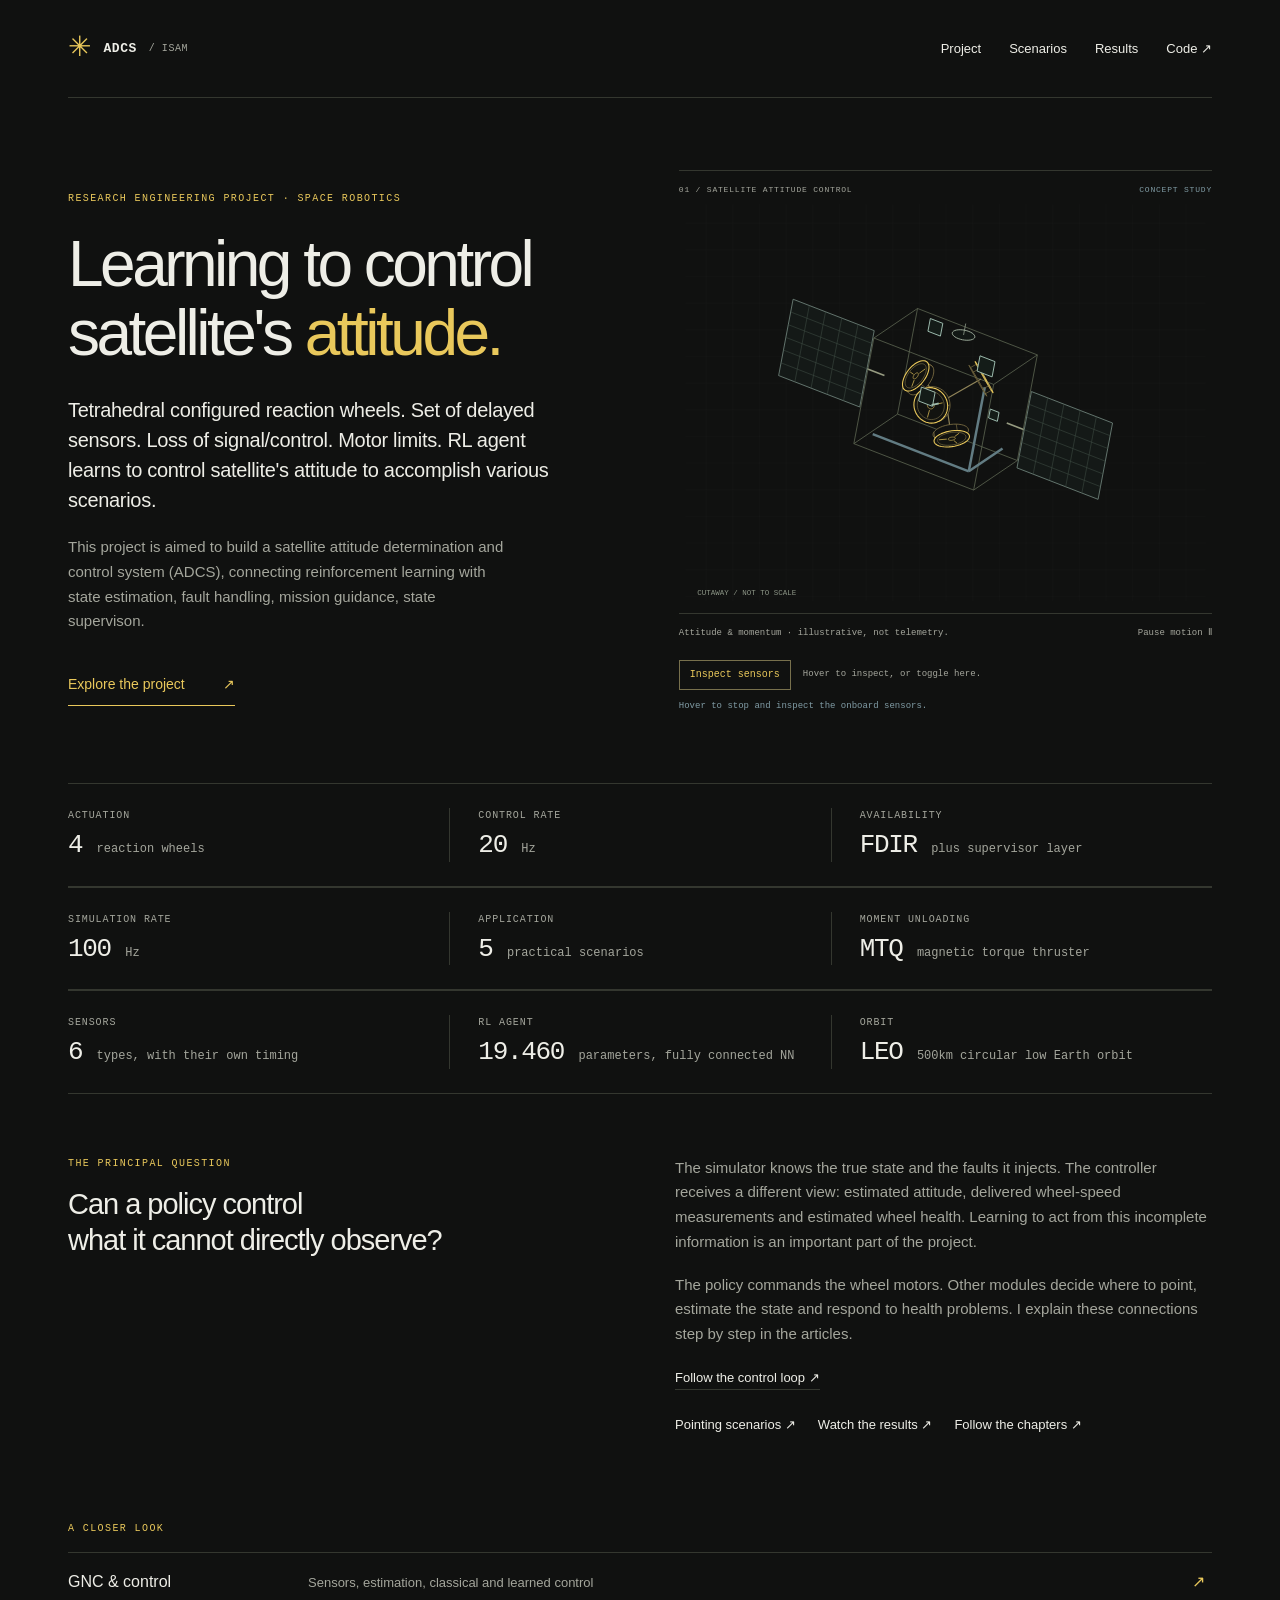
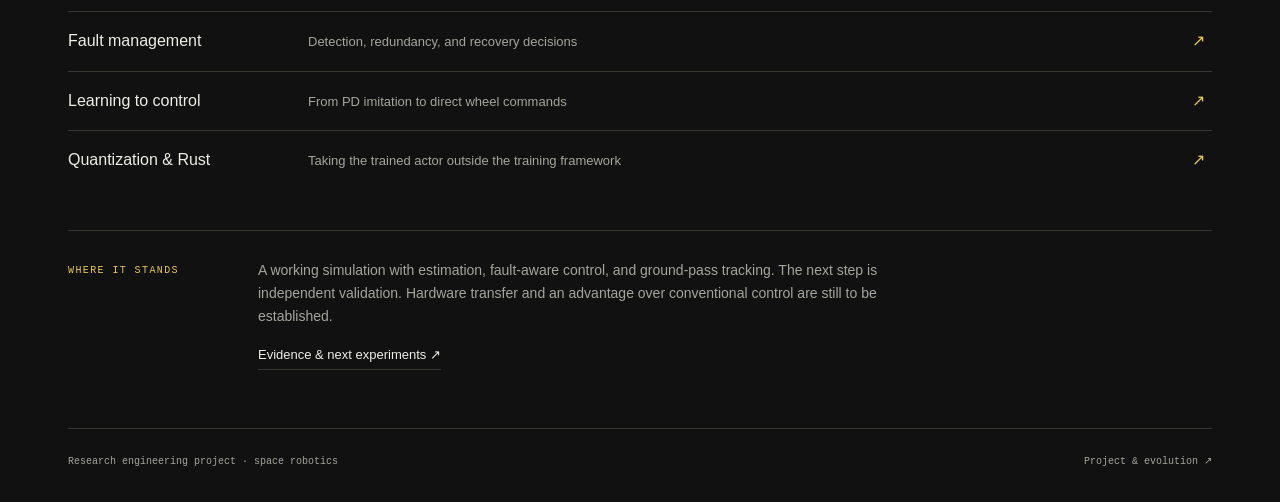
<file: index.html>
<!doctype html>
<html lang="en">
<head>
  <meta charset="utf-8">
  <meta name="viewport" content="width=device-width, initial-scale=1">
  <meta name="description" content="A satellite attitude-control project: reinforcement learning, state estimation, and fault-aware control in simulation.">
  <meta name="theme-color" content="#101110">
  <title>Satellite attitude control — an engineering project</title>
  <link rel="icon" href="assets/mark.svg" type="image/svg+xml">
  <link rel="stylesheet" href="style.css">
  <script src="site-config.js" defer></script>
  <script src="script.js" defer></script>
  <script src="satellite.js" defer></script>
</head>
<body>
<a class="skip-link" href="#main">Skip to content</a>
<div class="page">
  <header class="site-header">
    <a class="wordmark" href="index.html" aria-label="ADCS project home"><span class="mark" aria-hidden="true">✳</span> ADCS <span class="wordmark-note">/ ISAM</span></a>
    <nav aria-label="Main navigation"><a href="technical.html">Project</a><a href="scenarios.html">Scenarios</a><a href="results.html">Results</a><a data-repo="" hidden="hidden">Code ↗</a></nav></header>
  <main id="main">
    <section class="hero" aria-labelledby="project-title">
      <div class="hero-copy">
        <p class="eyebrow">Research engineering project · space robotics</p>
        <h1 id="project-title">Learning to control<br>satellite's <em> attitude.</em></h1>
        <p class="lead">Tetrahedral configured reaction wheels. Set of delayed sensors. Loss of signal/control. Motor limits. RL agent learns to control satellite's attitude to accomplish various scenarios.</p>
        <p class="intro">This project is aimed to build a satellite attitude determination and control system (ADCS), connecting reinforcement learning with state estimation, fault handling, mission guidance, state supervison.</p>
        <a class="primary-link" href="technical.html">Explore the project <span aria-hidden="true">↗</span></a>
      </div>
      <figure class="blueprint">
        <div class="drawing-head"><span>01 / SATELLITE ATTITUDE CONTROL</span><span class="drawing-scale">CONCEPT STUDY</span></div>
        <div class="wheel-diagram" data-wheel-diagram><img src="assets/reaction-wheels.svg" width="640" height="500" alt="Cutaway satellite sketch with four reaction wheels, solar panels, a star tracker, and magnetic torquers."></div>
        <figcaption><span>Attitude &amp; momentum · illustrative, not telemetry.</span><button class="motion-toggle" type="button" data-motion hidden aria-pressed="false">Pause motion Ⅱ</button></figcaption>
        <div class="drawing-controls" data-drawing-controls hidden><button class="unload-toggle" type="button" data-unload aria-pressed="false" aria-describedby="interaction-hint">Inspect sensors</button><span id="interaction-hint">Hover to inspect, or toggle here.</span></div>
        <p class="drawing-status" data-drawing-status role="status" aria-live="polite" hidden></p>
      </figure>
    </section>
    <dl class="spec-strip" aria-label="B3 controller configuration">
      <div><dt>Actuation</dt><dd>4 <span>reaction wheels</span></dd></div>
      <div><dt>Control rate</dt><dd>20 <span>Hz</span></dd></div>
      <div><dt>Availability</dt><dd>FDIR <span>plus supervisor layer</span></dd></div>
    </dl>
    </section>
    <dl class="spec-strip" aria-label="B3 controller configuration">
      <div><dt>Simulation rate</dt><dd>100 <span>Hz</span></dd></div>
      <div><dt>Application</dt><dd>5 <span>practical scenarios</span></dd></div>
      <div><dt>Moment unloading</dt><dd>MTQ <span>magnetic torque thruster</span></dd></div>
    </dl>
        </section>
    <dl class="spec-strip" aria-label="B3 controller configuration">
      <div><dt>Sensors</dt><dd>6 <span>types, with their own timing</span></dd></div>
      <div><dt>RL agent</dt><dd>19.460 <span>parameters, fully connected NN</span></dd></div>
      <div><dt>Orbit</dt><dd>LEO <span>500km circular low Earth orbit</span></dd></div>
    </dl>
    <section class="project-brief" aria-labelledby="question-title">
      <div><p class="eyebrow">The principal question</p><h2 id="question-title">Can a policy control<br>what it cannot directly observe?</h2></div>
      <div class="brief-copy"><p>The simulator knows the true state and the faults it injects. The controller receives a different view: estimated attitude, delivered wheel-speed measurements and estimated wheel health. Learning to act from this incomplete information is an important part of the project.</p><p>The policy commands the wheel motors. Other modules decide where to point, estimate the state and respond to health problems. I explain these connections step by step in the articles.</p><a class="text-link" href="technical.html#control">Follow the control loop <span aria-hidden="true">↗</span></a><p class="next-links"><a href="scenarios.html">Pointing scenarios ↗</a><a href="results.html">Watch the results ↗</a><a href="technical.html#articles">Follow the chapters ↗</a></p></div>
    </section>
    <section class="reading-paths" aria-labelledby="paths-title">
      <p class="eyebrow" id="paths-title">A closer look</p>
      <a href="gnc.html"><span>GNC &amp; control</span><small>Sensors, estimation, classical and learned control</small><b aria-hidden="true">↗</b></a><a href="fdir.html"><span>Fault management</span><small>Detection, redundancy, and recovery decisions</small><b aria-hidden="true">↗</b></a><a href="learning.html"><span>Learning to control</span><small>From PD imitation to direct wheel commands</small><b aria-hidden="true">↗</b></a><a href="technical.html#execution"><span>Quantization &amp; Rust</span><small>Taking the trained actor outside the training framework</small><b aria-hidden="true">↗</b></a></section>
    <section class="status-note" aria-labelledby="status-title">
      <p class="eyebrow" id="status-title">Where it stands</p>
      <p>A working simulation with estimation, fault-aware control, and ground-pass tracking. The next step is independent validation. Hardware transfer and an advantage over conventional control are still to be established.</p>
      <a class="text-link" href="technical.html#evidence">Evidence &amp; next experiments <span aria-hidden="true">↗</span></a>
    </section>
  </main>
  <footer><span data-author>Research engineering project · space robotics</span><div><a data-contact hidden>Contact ↗</a><a href="technical.html">Project &amp; evolution ↗</a></div></footer>
</div>
</body>
</html>
</file>
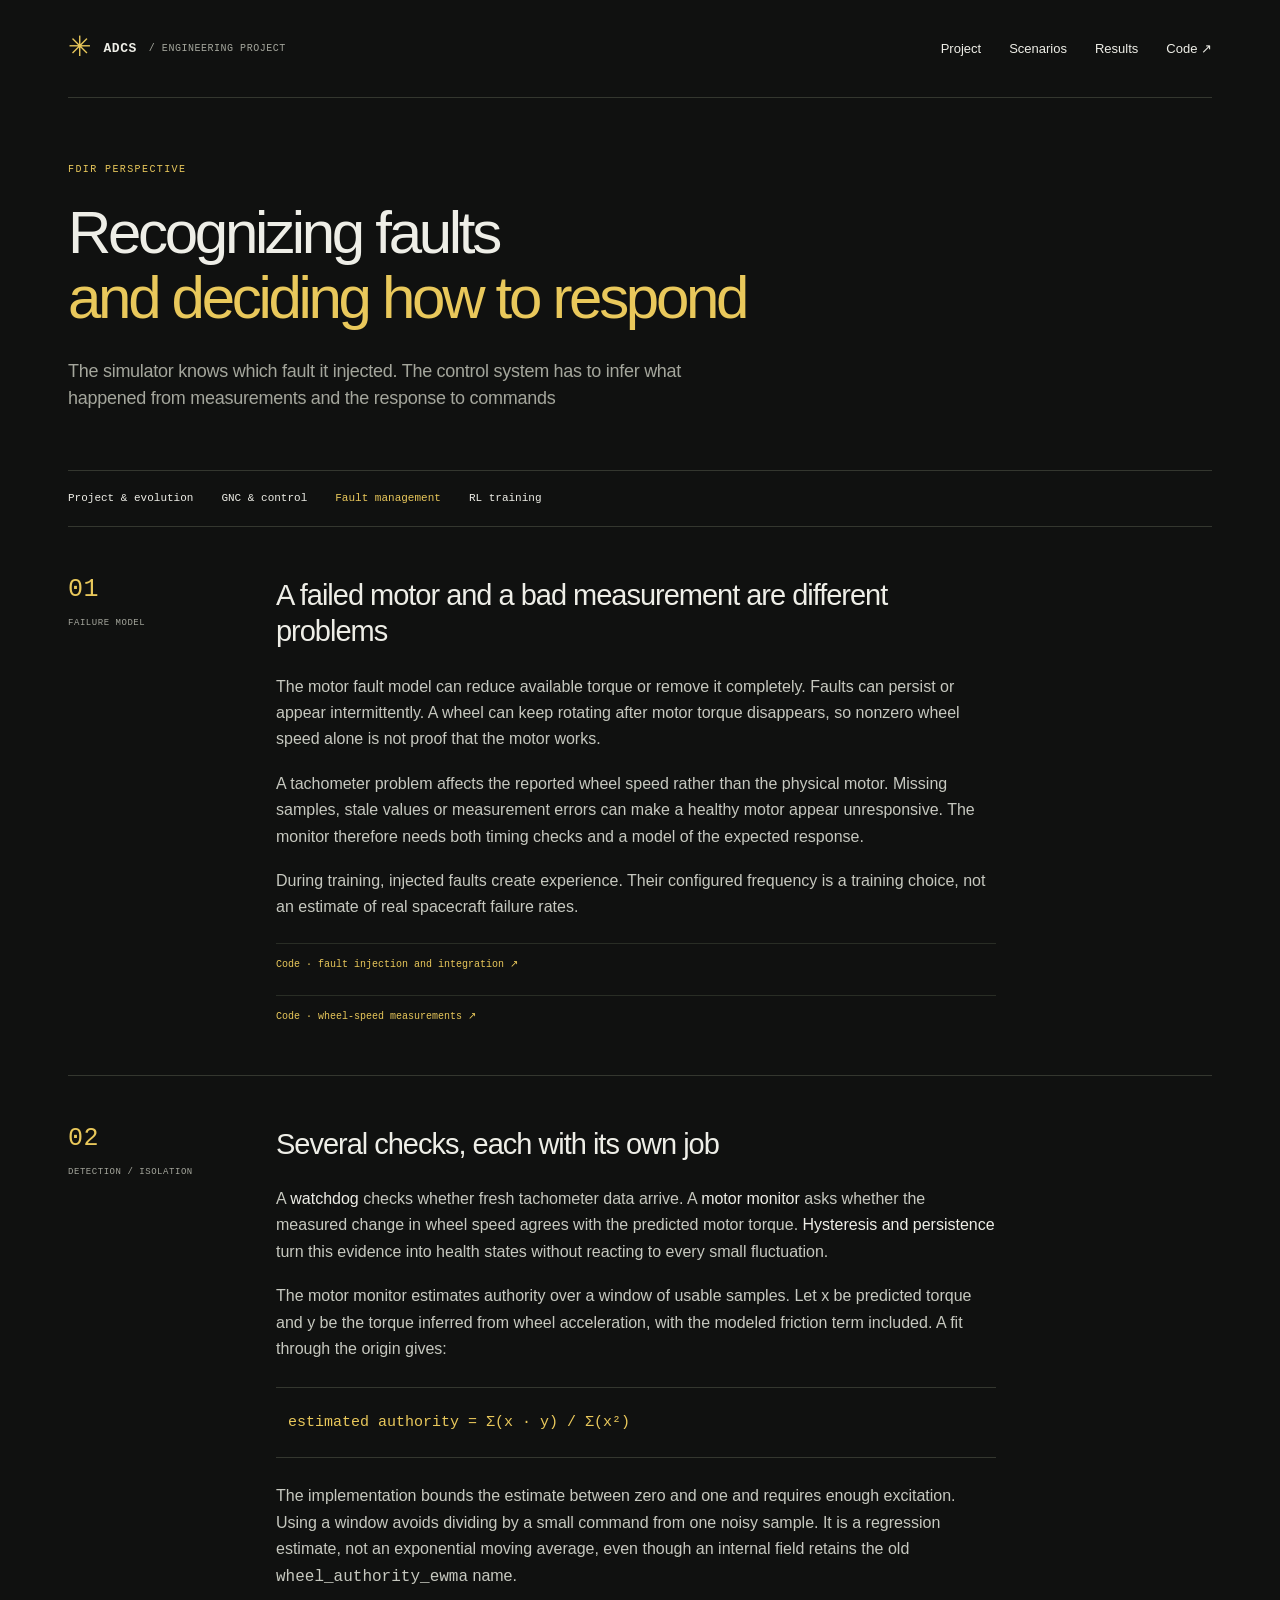
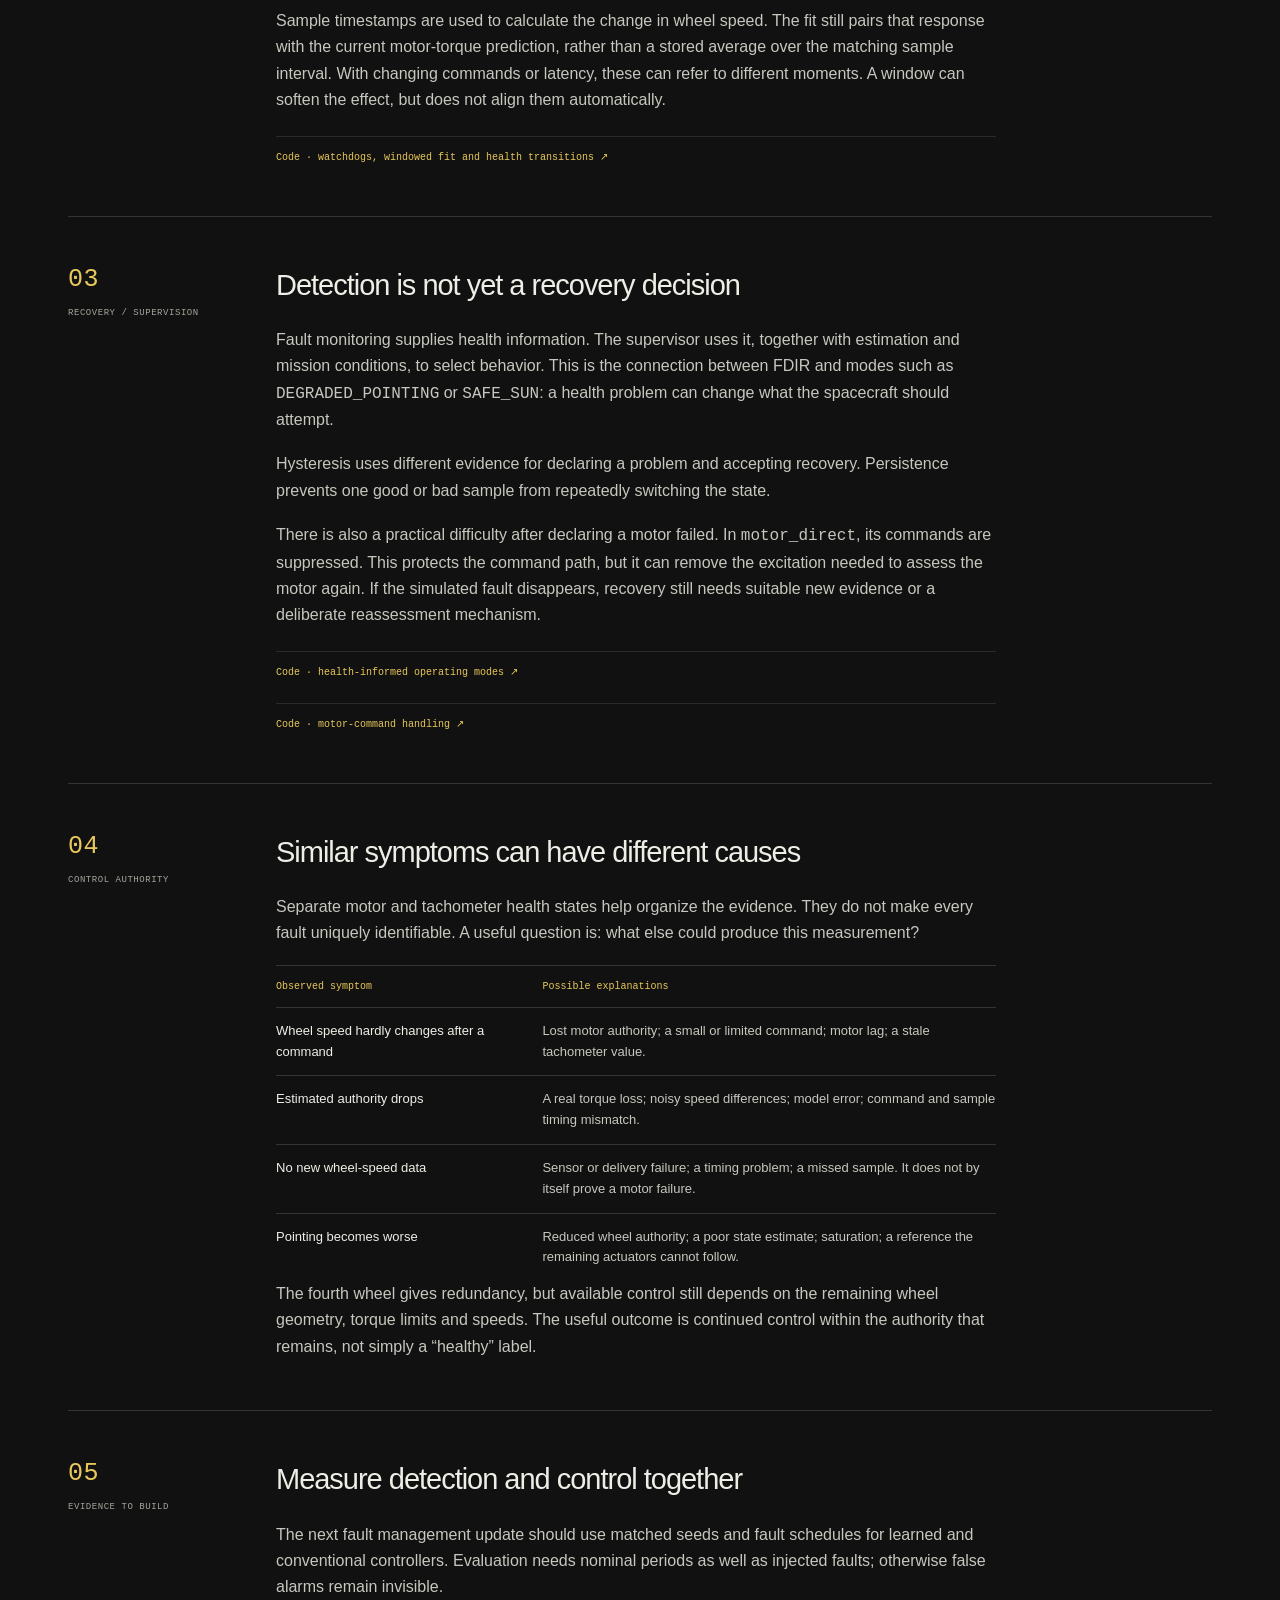
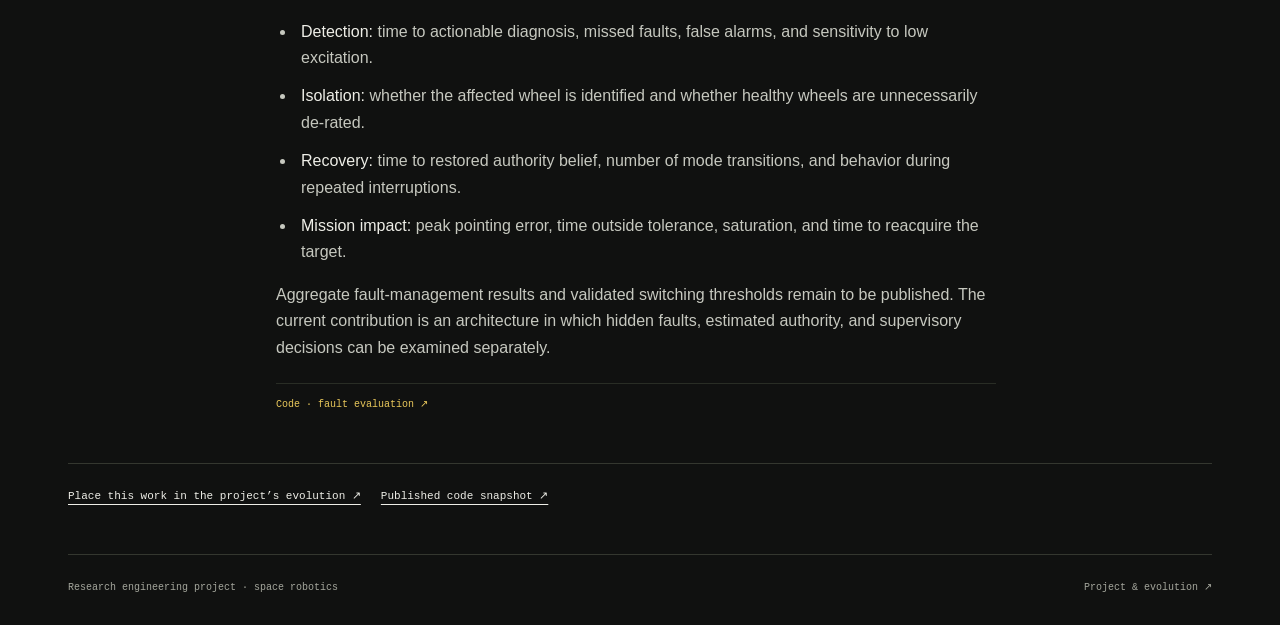
<file: fdir.html>
<!doctype html>
<html lang="en">

<head>
    <meta charset="utf-8">
    <meta name="viewport" content="width=device-width, initial-scale=1">
    <meta name="description" content="Detection, isolation, and recovery around a controller that must work with estimated wheel health.">
    <meta name="theme-color" content="#101110">
    <title>Fault management — ADCS project</title>
    <link rel="icon" href="assets/mark.svg" type="image/svg+xml">
    <link rel="stylesheet" href="style.css">
    <script src="site-config.js" defer></script>
    <script src="script.js" defer></script>
</head>

<body><a class="skip-link" href="#main">Skip to content</a>
    <div class="page">
        <header class="site-header"><a class="wordmark" href="index.html"><span class="mark" aria-hidden="true">✳</span> ADCS <span class="wordmark-note">/ ENGINEERING PROJECT</span></a>
            <nav aria-label="Main navigation"><a href="technical.html">Project</a><a href="scenarios.html">Scenarios</a><a href="results.html">Results</a><a data-repo="" hidden="hidden">Code ↗</a></nav>
        </header>
        <main id="main" class="technical">
            <header class="note-header">
                <p class="eyebrow">FDIR perspective</p>
                <h1>Recognizing faults <br><em>and deciding how to respond</em></h1>
                <p class="lead">The simulator knows which fault it injected. The control system has to infer what happened from measurements and the response to commands</p>
            </header>
            <nav class="topic-nav" aria-label="Technical perspectives"><a href="technical.html">Project &amp; evolution</a><a href="gnc.html">GNC &amp; control</a><a href="fdir.html" aria-current="page">Fault management</a><a href="learning.html">RL training</a></nav>
            <section class="note-section" id="fault-model" aria-labelledby="fault-model-title">
                <div class="note-margin">
                    <span class="section-number">01</span><span>FAILURE MODEL</span>
                </div>
                <div class="note-body">
                    <h2 id="fault-model-title">A failed motor and a bad measurement are different problems</h2>
                    <p>The motor fault model can reduce available torque or remove it completely. Faults can persist or appear intermittently. A wheel can keep rotating after motor torque disappears, so nonzero wheel speed alone is not proof that the motor
                        works.</p>
                    <p>A tachometer problem affects the reported wheel speed rather than the physical motor. Missing samples, stale values or measurement errors can make a healthy motor appear unresponsive. The monitor therefore needs both timing checks
                        and a model of the expected response.</p>
                    <p>During training, injected faults create experience. Their configured frequency is a training choice, not an estimate of real spacecraft failure rates.</p>
                    <p class="code-reference" data-code="environment">Code · fault injection and integration</p>
                    <p class="code-reference" data-code="sensors">Code · wheel-speed measurements</p>
                </div>
            </section>
            <section class="note-section" id="detection" aria-labelledby="detection-title">
                <div class="note-margin">
                    <span class="section-number">02</span><span>DETECTION / ISOLATION</span>
                </div>
                <div class="note-body">
                    <h2 id="detection-title">Several checks, each with its own job</h2>
                    <p>A <strong>watchdog</strong> checks whether fresh tachometer data arrive. A <strong>motor monitor</strong> asks whether the measured change in wheel speed agrees with the predicted motor torque. <strong>Hysteresis and persistence</strong>                        turn this evidence into health states without reacting to every small fluctuation.</p>
                    <p>The motor monitor estimates authority over a window of usable samples. Let x be predicted torque and y be the torque inferred from wheel acceleration, with the modeled friction term included. A fit through the origin gives:</p>
                    <div class="equation">estimated authority = Σ(x · y) / Σ(x²)</div>
                    <p>The implementation bounds the estimate between zero and one and requires enough excitation. Using a window avoids dividing by a small command from one noisy sample. It is a regression estimate, not an exponential moving average, even
                        though an internal field retains the old <code>wheel_authority_ewma</code> name.</p>
                    <p>Sample timestamps are used to calculate the change in wheel speed. The fit still pairs that response with the current motor-torque prediction, rather than a stored average over the matching sample interval. With changing commands or
                        latency, these can refer to different moments. A window can soften the effect, but does not align them automatically.</p>
                    <p class="code-reference" data-code="fdir">Code · watchdogs, windowed fit and health transitions</p>
                </div>
            </section>
            <section class="note-section" id="recovery" aria-labelledby="recovery-title">
                <div class="note-margin">
                    <span class="section-number">03</span><span>RECOVERY / SUPERVISION</span>
                </div>
                <div class="note-body">
                    <h2 id="recovery-title">Detection is not yet a recovery decision</h2>
                    <p>Fault monitoring supplies health information. The supervisor uses it, together with estimation and mission conditions, to select behavior. This is the connection between FDIR and modes such as <code>DEGRADED_POINTING</code> or <code>SAFE_SUN</code>:
                        a health problem can change what the spacecraft should attempt.</p>
                    <p>Hysteresis uses different evidence for declaring a problem and accepting recovery. Persistence prevents one good or bad sample from repeatedly switching the state.</p>
                    <p>There is also a practical difficulty after declaring a motor failed. In <code>motor_direct</code>, its commands are suppressed. This protects the command path, but it can remove the excitation needed to assess the motor again. If the
                        simulated fault disappears, recovery still needs suitable new evidence or a deliberate reassessment mechanism.</p>
                    <p class="code-reference" data-code="supervisor">Code · health-informed operating modes</p>
                    <p class="code-reference" data-code="control">Code · motor-command handling</p>
                </div>
            </section>
            <section class="note-section" id="redundancy" aria-labelledby="redundancy-title">
                <div class="note-margin">
                    <span class="section-number">04</span><span>CONTROL AUTHORITY</span>
                </div>
                <div class="note-body">
                    <h2 id="redundancy-title">Similar symptoms can have different causes</h2>
                    <p>Separate motor and tachometer health states help organize the evidence. They do not make every fault uniquely identifiable. A useful question is: what else could produce this measurement?</p>
                    <div class="table-scroll" role="region" aria-label="Observed symptom" tabindex="0">
                        <table>
                            <thead>
                                <tr>
                                    <th scope="col">Observed symptom</th>
                                    <th scope="col">Possible explanations</th>
                                </tr>
                            </thead>
                            <tbody>
                                <tr>
                                    <th scope="row">Wheel speed hardly changes after a command</th>
                                    <td>Lost motor authority; a small or limited command; motor lag; a stale tachometer value.</td>
                                </tr>
                                <tr>
                                    <th scope="row">Estimated authority drops</th>
                                    <td>A real torque loss; noisy speed differences; model error; command and sample timing mismatch.</td>
                                </tr>
                                <tr>
                                    <th scope="row">No new wheel-speed data</th>
                                    <td>Sensor or delivery failure; a timing problem; a missed sample. It does not by itself prove a motor failure.</td>
                                </tr>
                                <tr>
                                    <th scope="row">Pointing becomes worse</th>
                                    <td>Reduced wheel authority; a poor state estimate; saturation; a reference the remaining actuators cannot follow.</td>
                                </tr>
                            </tbody>
                        </table>
                    </div>
                    <p>The fourth wheel gives redundancy, but available control still depends on the remaining wheel geometry, torque limits and speeds. The useful outcome is continued control within the authority that remains, not simply a “healthy” label.</p>
                </div>
            </section>
            <section class="note-section" id="validation" aria-labelledby="validation-title">
                <div class="note-margin"><span class="section-number">05</span><span>EVIDENCE TO BUILD</span></div>
                <div class="note-body">
                    <h2 id="validation-title">Measure detection and control together</h2>
                    <p>The next fault management update should use matched seeds and fault schedules for learned and conventional controllers. Evaluation needs nominal periods as well as injected faults; otherwise false alarms remain invisible.</p>
                    <ul class="editorial-list">
                        <li><strong>Detection:</strong> time to actionable diagnosis, missed faults, false alarms, and sensitivity to low excitation.</li>
                        <li><strong>Isolation:</strong> whether the affected wheel is identified and whether healthy wheels are unnecessarily de-rated.</li>
                        <li><strong>Recovery:</strong> time to restored authority belief, number of mode transitions, and behavior during repeated interruptions.</li>
                        <li><strong>Mission impact:</strong> peak pointing error, time outside tolerance, saturation, and time to reacquire the target.</li>
                    </ul>
                    <p>Aggregate fault-management results and validated switching thresholds remain to be published. The current contribution is an architecture in which hidden faults, estimated authority, and supervisory decisions can be examined separately.</p>
                    <p
                    class="code-reference" data-code="evaluation"><span>Code · fault evaluation <small>link pending</small></span></p>
                </div>
            </section>
            <div class="article-end"><a href="technical.html#evolution">Place this work in the project’s evolution ↗</a><a data-release hidden>Published code snapshot ↗</a></div>
        </main>
        <footer><span data-author>Research engineering project · space robotics</span>
            <div><a data-contact hidden>Contact ↗</a><a href="technical.html">Project &amp; evolution ↗</a></div>
        </footer>
    </div>
</body>

</html>
</file>
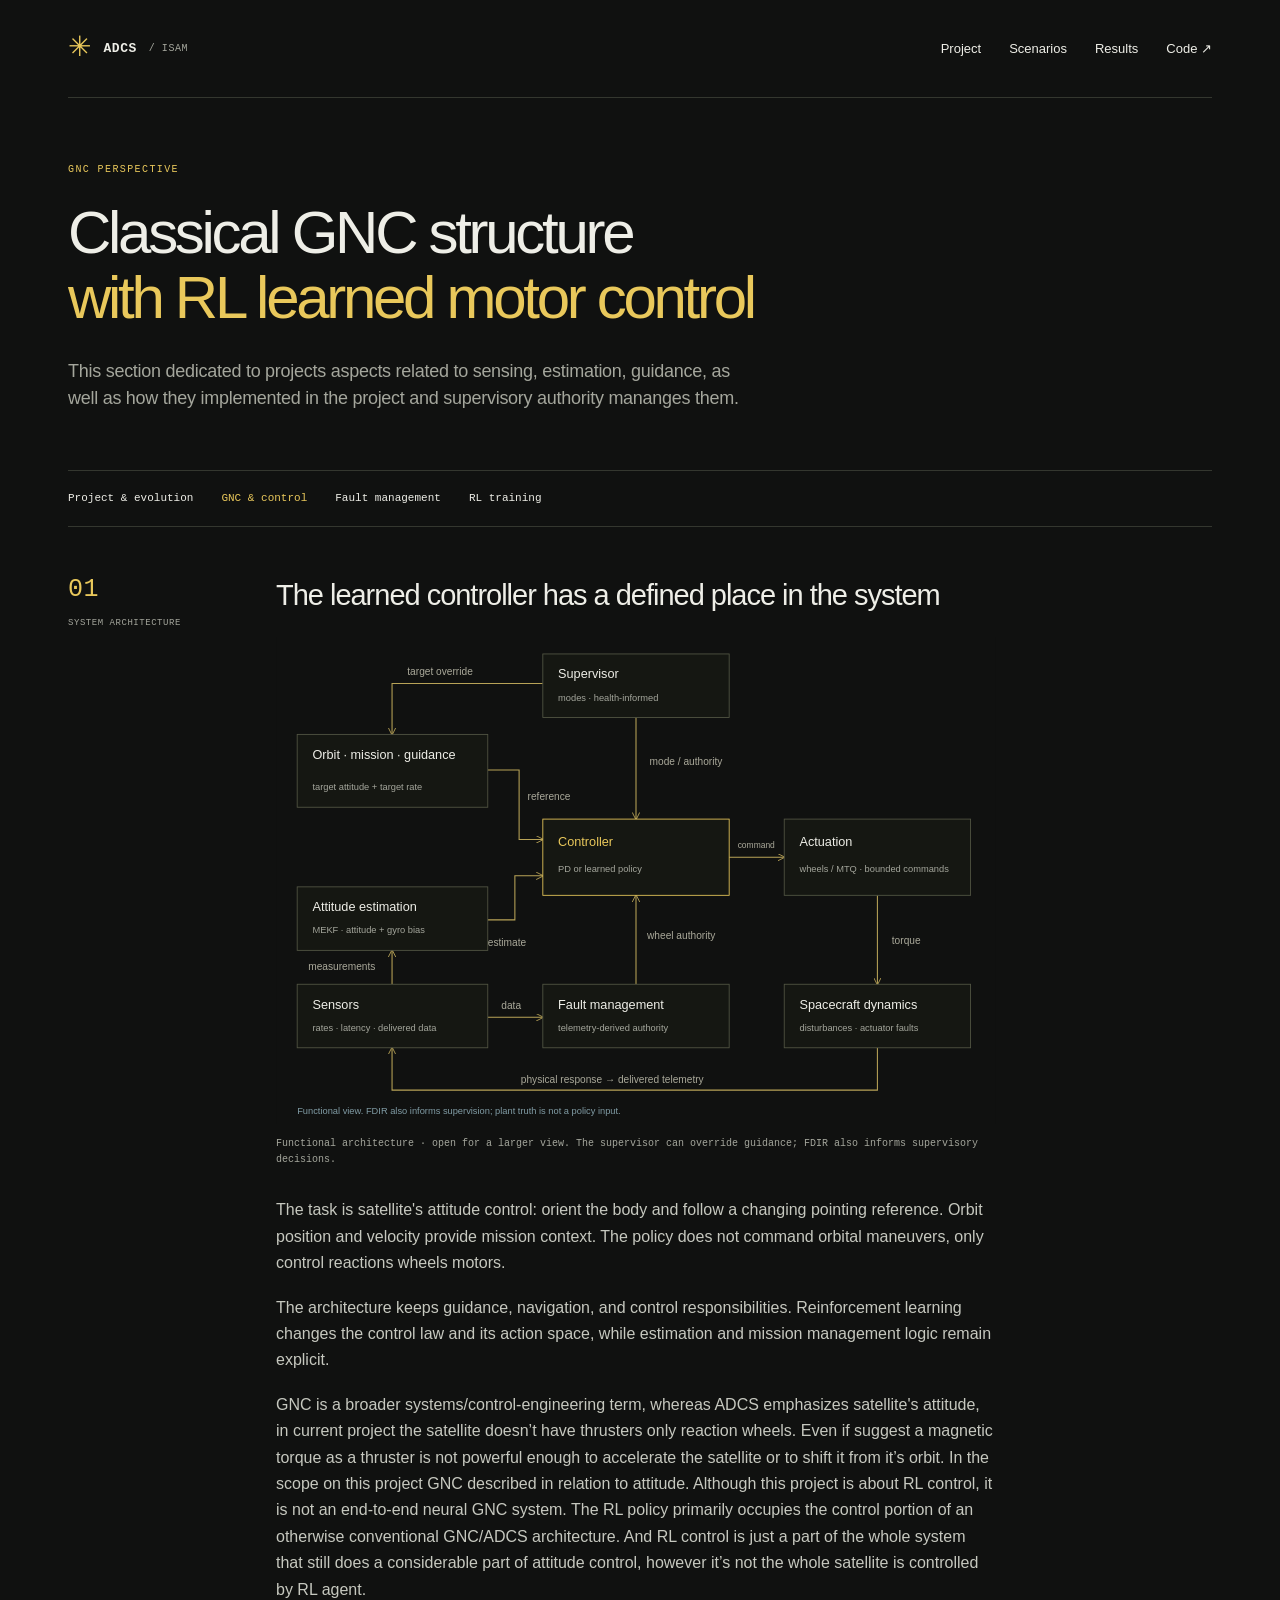
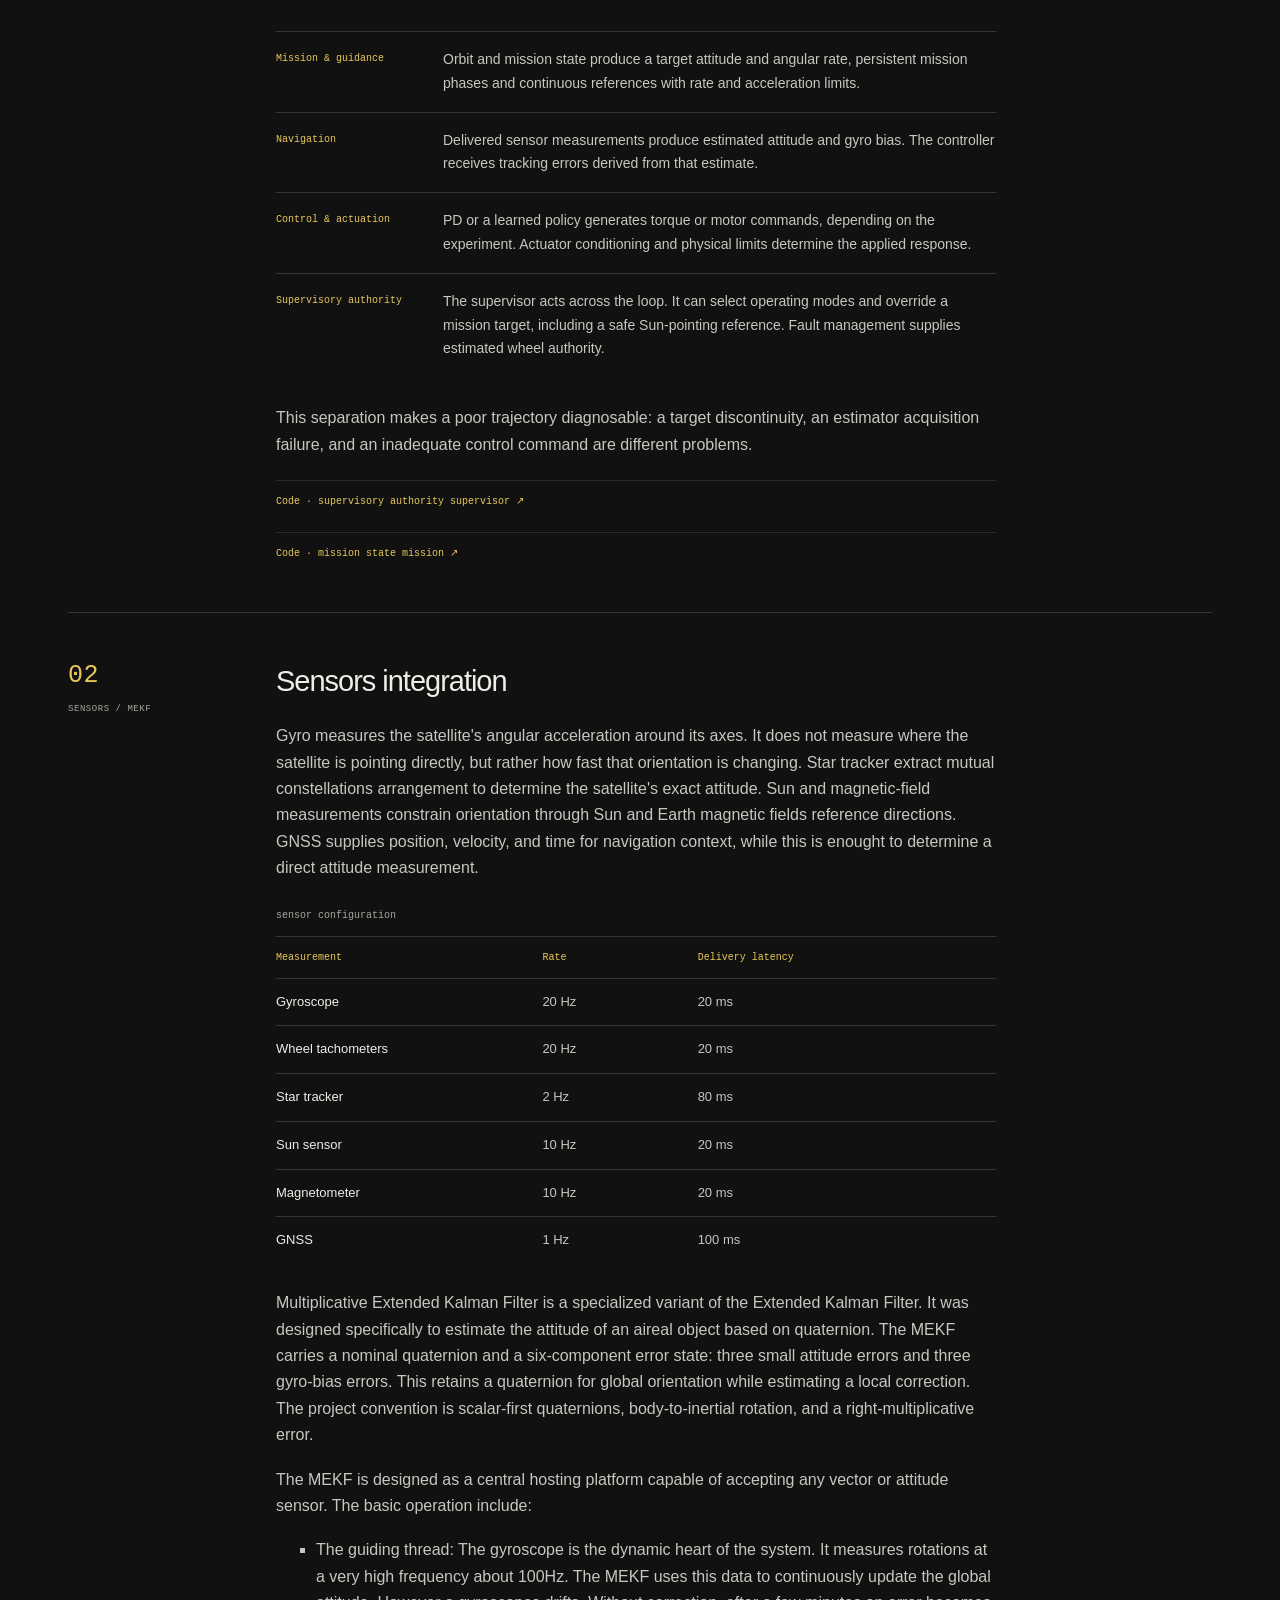
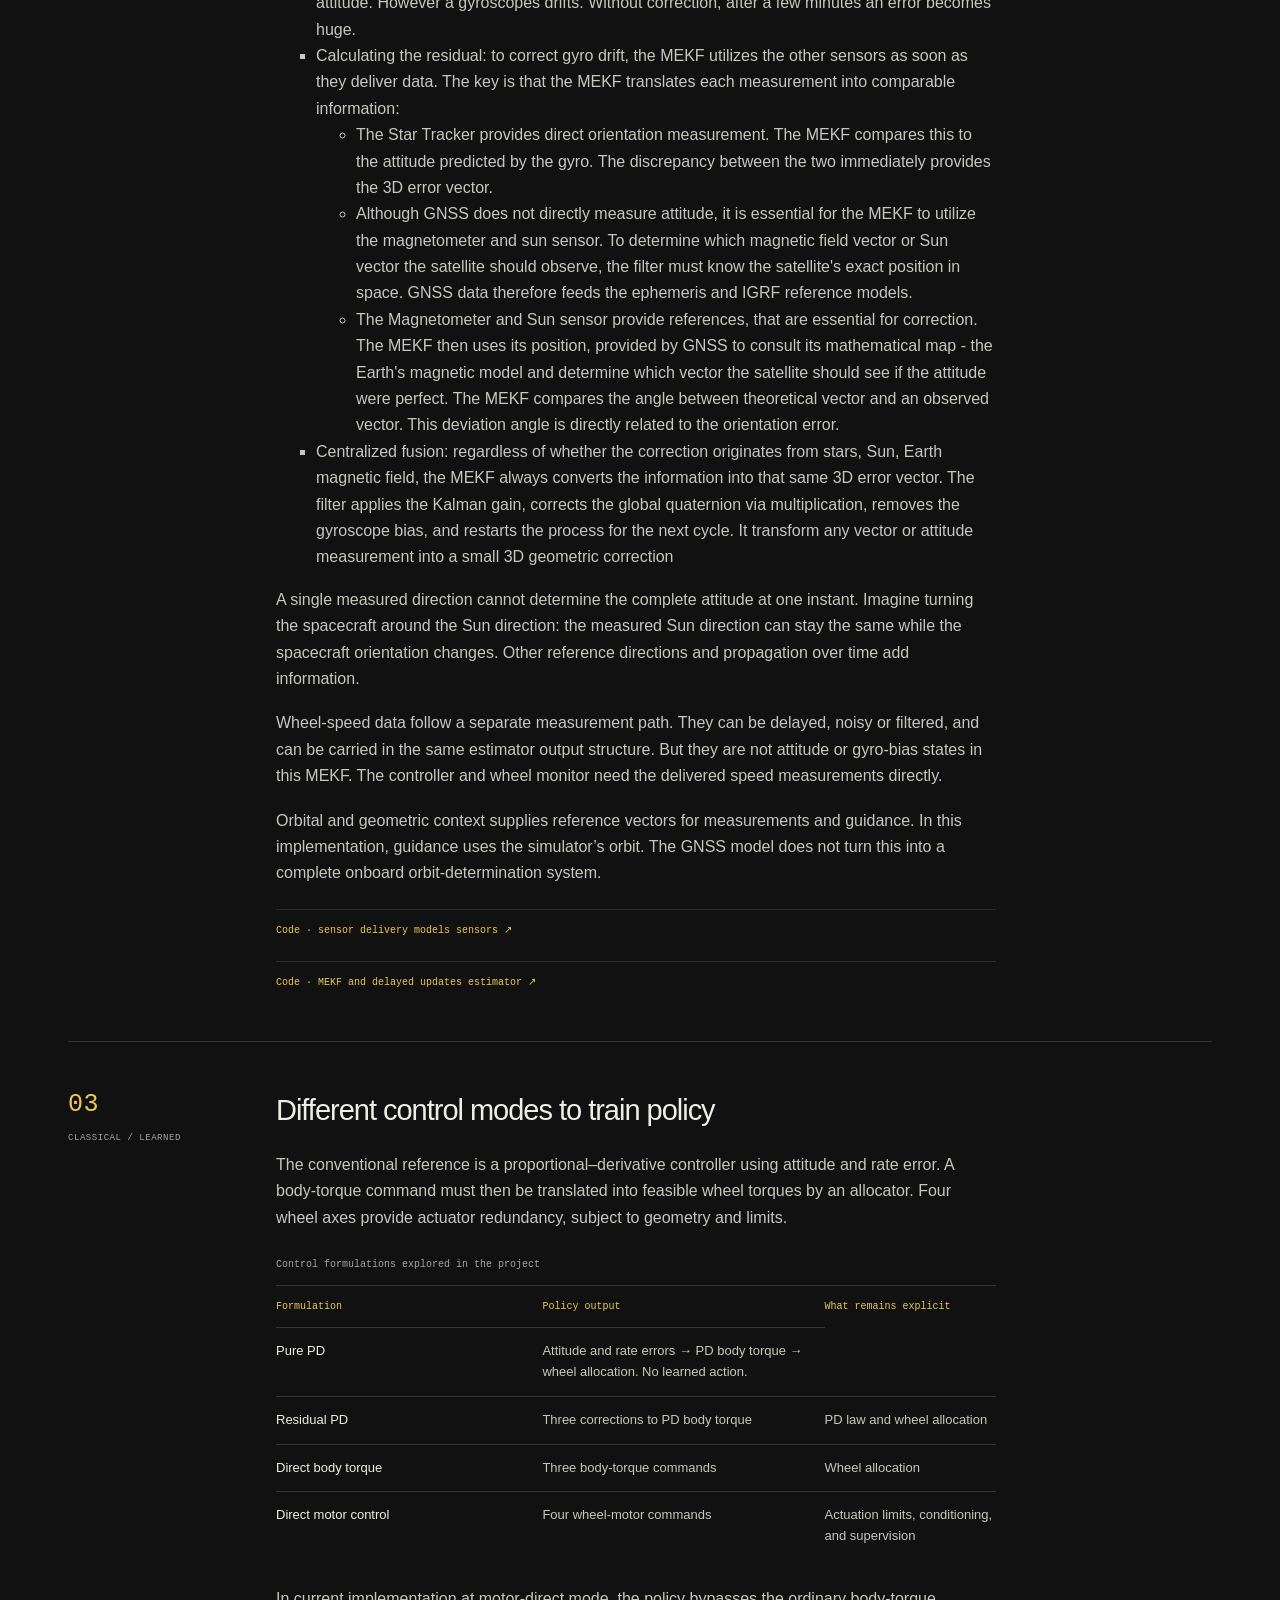
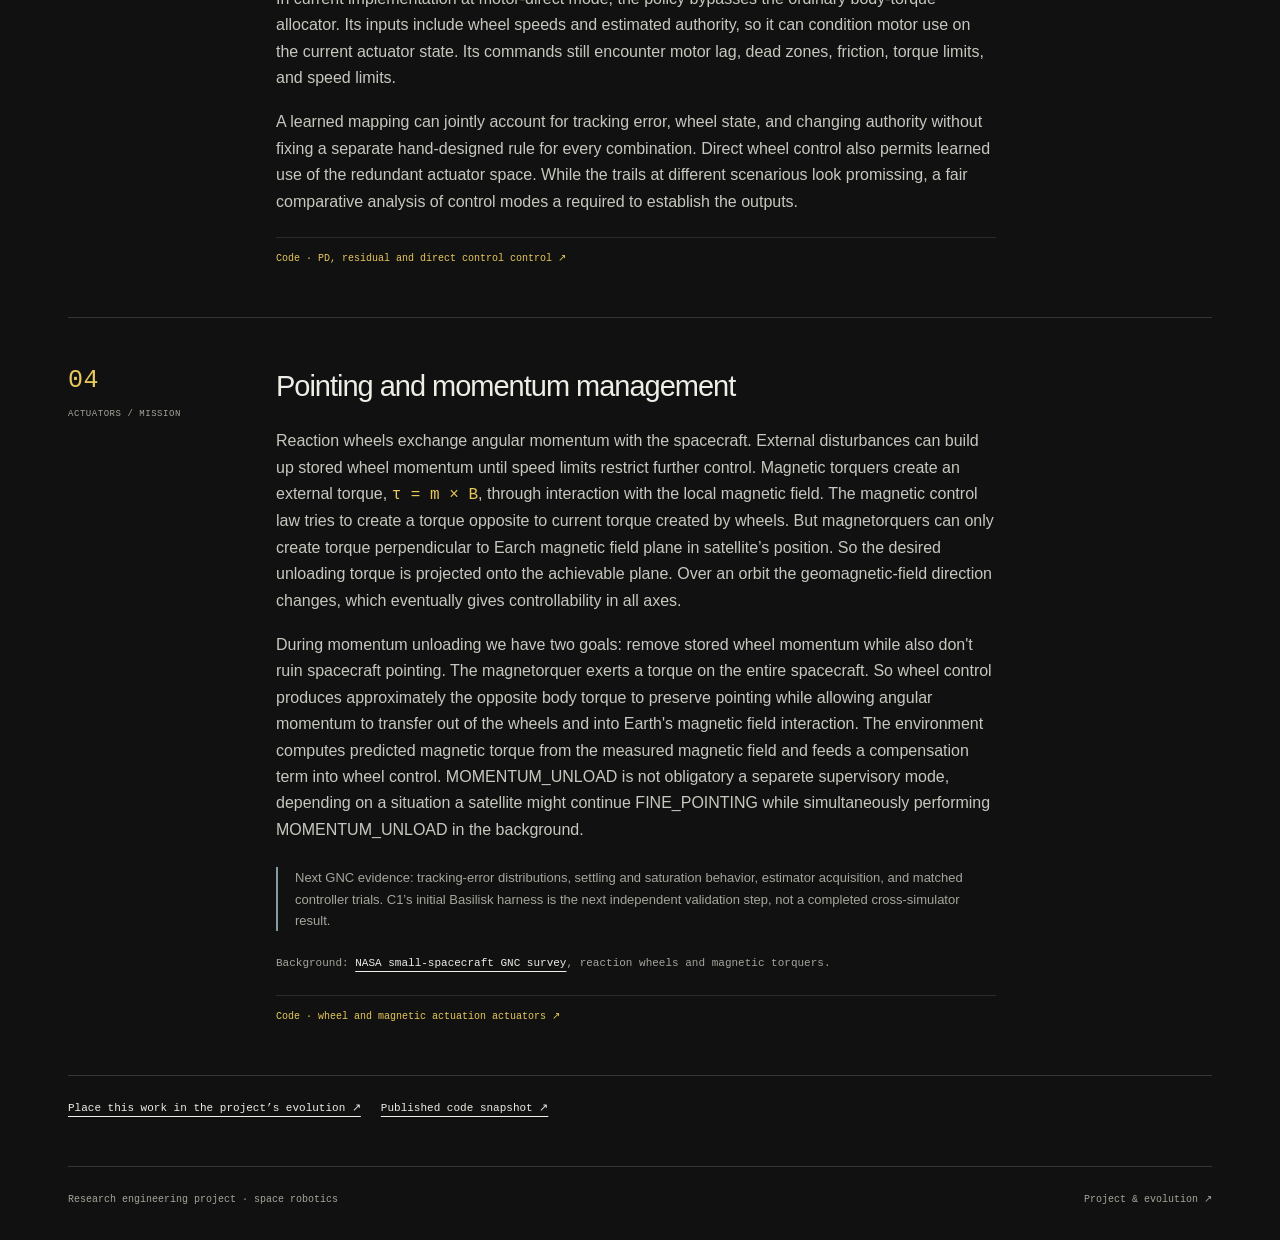
<file: gnc.html>
<!doctype html>
<html lang="en">

<head>
    <meta charset="utf-8">
    <meta name="viewport" content="width=device-width, initial-scale=1">
    <meta name="description" content="How sensing, estimation, guidance, and supervisory authority surround the reaction-wheel controller.">
    <meta name="theme-color" content="#101110">
    <title>GNC &amp; control — ADCS project</title>
    <link rel="icon" href="assets/mark.svg" type="image/svg+xml">
    <link rel="stylesheet" href="style.css">
    <script src="site-config.js" defer></script>
    <script src="script.js" defer></script>
</head>

<body>
    <a class="skip-link" href="#main">Skip to content</a>
    <div class="page">
        <header class="site-header">
            <a class="wordmark" href="index.html">
                <span class="mark" aria-hidden="true">✳</span> ADCS <span class="wordmark-note">/ ISAM</span></a>
            <nav aria-label="Main navigation">
                <a href="technical.html">Project</a>
                <a href="scenarios.html">Scenarios</a>
                <a href="results.html">Results</a>
                <a data-repo="" hidden="hidden">Code ↗</a>
            </nav>
        </header>
        <main id="main" class="technical">
            <header class="note-header">
                <p class="eyebrow">GNC perspective</p>
                <h1>Classical GNC structure<br>
                            <em>with RL learned motor control</em>
                        </h1>
                <p class="lead">This section dedicated to projects aspects related to sensing, estimation, guidance, as well as how they implemented in the project and supervisory authority mananges them.</p>
            </header>
            <nav class="topic-nav" aria-label="Technical perspectives">
                <a href="technical.html">Project &amp; evolution</a>
                <a href="gnc.html" aria-current="page">GNC &amp; control</a>
                <a href="fdir.html">Fault management</a>
                <a href="learning.html">RL training</a>
            </nav>
            <section class="note-section" id="architecture" aria-labelledby="architecture-title">
                <div class="note-margin">
                    <span class="section-number">01</span>
                    <span>SYSTEM ARCHITECTURE</span>
                </div>
                <div class="note-body">
                    <h2 id="architecture-title">The learned controller has a defined place in the system</h2>
                    <figure class="architecture-figure">
                        <a href="assets/gnc-architecture.svg" aria-label="Open the full-size GNC architecture diagram">
                            <img src="assets/gnc-architecture.svg" width="850" height="575" alt="Guidance and MEKF estimates feed the controller. Supervisory authority and FDIR surround the control loop. Actuators move the spacecraft; delivered sensor data close the loop."></a>
                        <figcaption>Functional architecture · open for a larger view. The supervisor can override guidance; FDIR also informs supervisory decisions.</figcaption>
                    </figure>
                    <p>The task is satellite's attitude control: orient the body and follow a changing pointing reference. Orbit position and velocity provide mission context. The policy does not command orbital maneuvers, only control reactions wheels motors.</p>
                    <p>The architecture keeps guidance, navigation, and control responsibilities. Reinforcement learning changes the control law and its action space, while estimation and mission management logic remain explicit.</p>
                    <p>GNC is a broader systems/control-engineering term, whereas ADCS emphasizes satellite's attitude, in current project the satellite doesn’t have thrusters only reaction wheels. Even if suggest a magnetic torque as a thruster is not powerful
                        enough to accelerate the satellite or to shift it from it’s orbit. In the scope on this project GNC described in relation to attitude. Although this project is about RL control, it is not an end-to-end neural GNC system.
                        The RL policy primarily occupies the control portion of an otherwise conventional GNC/ADCS architecture. And RL control is just a part of the whole
                        system that still does a considerable part of attitude control, however it’s not the whole satellite is controlled by RL agent.</p>
                    <dl class="architecture-list">
                        <div><dt>Mission &amp; guidance</dt>
                            <dd>Orbit and mission state produce a target attitude and angular rate, persistent mission phases and continuous references with rate and acceleration limits.</dd>
                        </div>
                        <div><dt>Navigation</dt>
                            <dd>Delivered sensor measurements produce estimated attitude and gyro bias. The controller receives tracking errors derived from that estimate.</dd>
                        </div>
                        <div><dt>Control &amp; actuation</dt>
                            <dd>PD or a learned policy generates torque or motor commands, depending on the experiment. Actuator conditioning and physical limits determine the applied response.</dd>
                        </div>
                        <div><dt>Supervisory authority</dt>
                            <dd>The supervisor acts across the loop. It can select operating modes and override a mission target, including a safe Sun-pointing reference. Fault management supplies estimated wheel authority.</dd>
                        </div>
                    </dl>
                    <p>This separation makes a poor trajectory diagnosable: a target discontinuity, an estimator acquisition failure, and an inadequate control command are different problems.</p>
                    <p class="code-reference" data-code="supervisor"><span>Code · supervisory authority <small>supervisor</small></span></p>
                    <p class="code-reference" data-code="mission"><span>Code · mission state <small>mission</small></span></p>
                </div>
            </section>
            <section class="note-section" id="sensing" aria-labelledby="sensing-title">
                <div class="note-margin"><span class="section-number">02</span><span>SENSORS / MEKF</span></div>
                <div class="note-body">
                    <h2 id="sensing-title">Sensors integration</h2>
                    <p>Gyro measures the satellite's angular acceleration around its axes. It does not measure where the satellite is pointing directly, but rather how fast that orientation is changing. Star tracker extract mutual constellations arrangement to determine the satellite's exact attitude. Sun and magnetic-field measurements constrain orientation through Sun and Earth magnetic fields reference directions. GNSS supplies position, velocity, and time for navigation context, while this is enought to determine a direct attitude measurement.</p>
                    <div class="table-wrap">
                        <table>
                            <caption>sensor configuration</caption>
                            <thead>
                                <tr>
                                    <th scope="col">Measurement</th>
                                    <th scope="col">Rate</th>
                                    <th scope="col">Delivery latency</th>
                                </tr>
                            </thead>
                            <tbody>
                                <tr>
                                    <th scope="row">Gyroscope</th>
                                    <td>20 Hz</td>
                                    <td>20 ms</td>
                                </tr>
                                <tr>
                                    <th scope="row">Wheel tachometers</th>
                                    <td>20 Hz</td>
                                    <td>20 ms</td>
                                </tr>
                                <tr>
                                    <th scope="row">Star tracker</th>
                                    <td>2 Hz</td>
                                    <td>80 ms</td>
                                </tr>
                                <tr>
                                    <th scope="row">Sun sensor</th>
                                    <td>10 Hz</td>
                                    <td>20 ms</td>
                                </tr>
                                <tr>
                                    <th scope="row">Magnetometer</th>
                                    <td>10 Hz</td>
                                    <td>20 ms</td>
                                </tr>
                                <tr>
                                    <th scope="row">GNSS</th>
                                    <td>1 Hz</td>
                                    <td>100 ms</td>
                                </tr>
                            </tbody>
                        </table>
                    </div>
                    <p>Multiplicative Extended Kalman Filter is a specialized variant of the Extended Kalman Filter. It was designed specifically to estimate the attitude of an aireal object based on quaternion. The MEKF carries a nominal quaternion and a six-component error state: three small attitude errors and three gyro-bias errors. This retains a quaternion for global orientation while estimating a local correction. The project convention
                        is scalar-first quaternions, body-to-inertial rotation, and a right-multiplicative error.</p>
                    <p>The MEKF is designed as a central hosting platform capable of accepting any vector or attitude sensor. The basic operation include:
                    <ul style="list-style-type: square;">
                        <li>The guiding thread: The gyroscope is the dynamic heart of the system. It measures rotations at a very high frequency about 100Hz. The MEKF uses this data to continuously update the global attitude. However a gyroscopes drifts. Without correction, after a few minutes an error becomes huge.</li>
                        <li>Calculating the residual: to correct gyro drift, the MEKF utilizes the other sensors as soon as they deliver data. The key is that the MEKF translates each measurement into comparable information:</li>
                        <ul style="list-style-type: circle;">
                            <li>The Star Tracker provides direct orientation measurement. The MEKF compares this to the attitude predicted by the gyro. The discrepancy between the two immediately provides the 3D error vector.</li>
                            <li>Although GNSS does not directly measure attitude, it is essential for the MEKF to utilize the magnetometer and sun sensor. To determine which magnetic field vector or Sun vector the satellite should observe, the filter must know the satellite's exact position in space. GNSS data therefore feeds the ephemeris and IGRF reference models.</li>
                            <li>The Magnetometer and Sun sensor provide references, that are essential for correction. The MEKF then uses its position, provided by GNSS to consult its mathematical map - the Earth's magnetic model and determine which vector the satellite should see if the attitude were perfect. The MEKF compares the angle between theoretical vector and an observed vector. This deviation angle is directly related to the orientation error.</li>
                        </ul>
                        <li>Centralized fusion: regardless of whether the correction originates from stars, Sun, Earth magnetic field, the MEKF always converts the information into that same 3D error vector. The filter applies the Kalman gain, corrects the global quaternion via multiplication, removes the gyroscope bias, and restarts the process for the next cycle. It transform any vector or attitude measurement into a small 3D geometric correction</li>
                    </ul>
                    <p>A single measured direction cannot determine the complete attitude at one instant. Imagine turning the spacecraft around the Sun direction: the measured Sun direction can stay the same while the spacecraft orientation changes. Other
                        reference directions and propagation over time add information.</p>
                    <p>Wheel-speed data follow a separate measurement path. They can be delayed, noisy or filtered, and can be carried in the same estimator output structure. But they are not attitude or gyro-bias states in this MEKF. The controller and
                        wheel monitor need the delivered speed measurements directly.</p>
                    <p>Orbital and geometric context supplies reference vectors for measurements and guidance. In this implementation, guidance uses the simulator’s orbit. The GNSS model does not turn this into a complete onboard orbit-determination system.</p>
                    <p class="code-reference" data-code="sensors"><span>Code · sensor delivery models <small>sensors</small></span></p>
                    <p class="code-reference" data-code="estimator"><span>Code · MEKF and delayed updates <small>estimator</small></span></p>
                </div>
            </section>
            <section class="note-section" id="controllers" aria-labelledby="controllers-title">
                <div class="note-margin"><span class="section-number">03</span><span>CLASSICAL / LEARNED</span></div>
                <div class="note-body">
                    <h2 id="controllers-title">Different control modes to train policy</h2>
                    <p>The conventional reference is a proportional–derivative controller using attitude and rate error. A body-torque command must then be translated into feasible wheel torques by an allocator. Four wheel axes provide actuator redundancy,
                        subject to geometry and limits.</p>
                    <div class="table-wrap">
                        <table>
                            <caption>Control formulations explored in the project</caption>
                            <thead>
                                <tr>
                                    <th scope="col">Formulation</th>
                                    <th scope="col">Policy output</th>
                                    <th scope="col">What remains explicit</th>
                                </tr>
                            </thead>
                            <tbody>
                                <tr>
                                    <th scope="row">Pure PD</th>
                                    <td>Attitude and rate errors → PD body torque → wheel allocation. No learned action.</td>
                                </tr>
                                <tr>
                                    <th scope="row">Residual PD</th>
                                    <td>Three corrections to PD body torque</td>
                                    <td>PD law and wheel allocation</td>
                                </tr>
                                <tr>
                                    <th scope="row">Direct body torque</th>
                                    <td>Three body-torque commands</td>
                                    <td>Wheel allocation</td>
                                </tr>
                                <tr>
                                    <th scope="row">Direct motor control</th>
                                    <td>Four wheel-motor commands</td>
                                    <td>Actuation limits, conditioning, and supervision</td>
                                </tr>
                            </tbody>
                        </table>
                    </div>
                    <p>In current implementation at motor-direct mode, the policy bypasses the ordinary body-torque allocator. Its inputs include wheel speeds and estimated authority, so it can condition motor use on the current actuator state. Its commands still encounter
                        motor lag, dead zones, friction, torque limits, and speed limits.</p>
                    <p>A learned mapping can jointly account for tracking error, wheel state, and changing authority without fixing a separate hand-designed rule for every combination. Direct wheel control also permits learned use of the redundant actuator
                        space. While the trails at different scenarious look promissing, a fair comparative analysis of control modes a required to establish the outputs.</p>
                    <p></p>
                    <p class="code-reference" data-code="control"><span>Code · PD, residual and direct control <small>control</small></span></p>
                </div>
            </section>
            <section class="note-section" id="momentum" aria-labelledby="momentum-title">
                <div class="note-margin"><span class="section-number">04</span><span>ACTUATORS / MISSION</span></div>
                <div class="note-body">
                    <h2 id="momentum-title">Pointing and momentum management</h2>
                    <p>Reaction wheels exchange angular momentum with the spacecraft. External disturbances can build up stored wheel momentum until speed limits restrict further control. Magnetic torquers create an external torque, <span class="math-inline">τ = m × B</span>,
                        through interaction with the local magnetic field. The magnetic control law tries to create a torque opposite to current torque created by wheels. But magnetorquers can only create torque perpendicular to Earch magnetic field plane
                        in satellite’s position. So the desired unloading torque is projected onto the achievable plane. Over an orbit the geomagnetic-field direction changes, which eventually gives controllability in all axes.</p>
                    <p>During momentum unloading we have two goals: remove stored wheel momentum while also don't ruin spacecraft pointing. The magnetorquer exerts a torque on the entire spacecraft. So wheel control produces approximately the opposite body
                        torque to preserve pointing while allowing angular momentum to transfer out of the wheels and into Earth's magnetic field interaction. The environment computes predicted magnetic torque from the measured magnetic field and feeds
                        a compensation term into wheel control. MOMENTUM_UNLOAD is not obligatory a separete supervisory mode, depending on a situation a satellite might continue FINE_POINTING while simultaneously performing MOMENTUM_UNLOAD in the background.</p>
                    <p
                    class="aside-note">Next GNC evidence: tracking-error distributions, settling and saturation behavior, estimator acquisition, and matched controller trials. C1’s initial Basilisk harness is the next independent validation step, not a completed cross-simulator
                        result.</p>
                        <p class="source-note">Background: <a href="https://www.nasa.gov/smallsat-institute/sst-soa/guidance-navigation-and-control/">NASA small-spacecraft GNC survey</a>, reaction wheels and magnetic torquers.</p>
                        <p class="code-reference" data-code="actuators"><span>Code · wheel and magnetic actuation <small>actuators</small></span></p>
                </div>
            </section>
            <div class="article-end"><a href="technical.html#evolution">Place this work in the project’s evolution ↗</a><a data-release hidden>Published code snapshot ↗</a></div>
        </main>
        <footer><span data-author>Research engineering project · space robotics</span>
            <div><a data-contact hidden>Contact ↗</a><a href="technical.html">Project &amp; evolution ↗</a></div>
        </footer>
    </div>
</body>

</html>
</file>
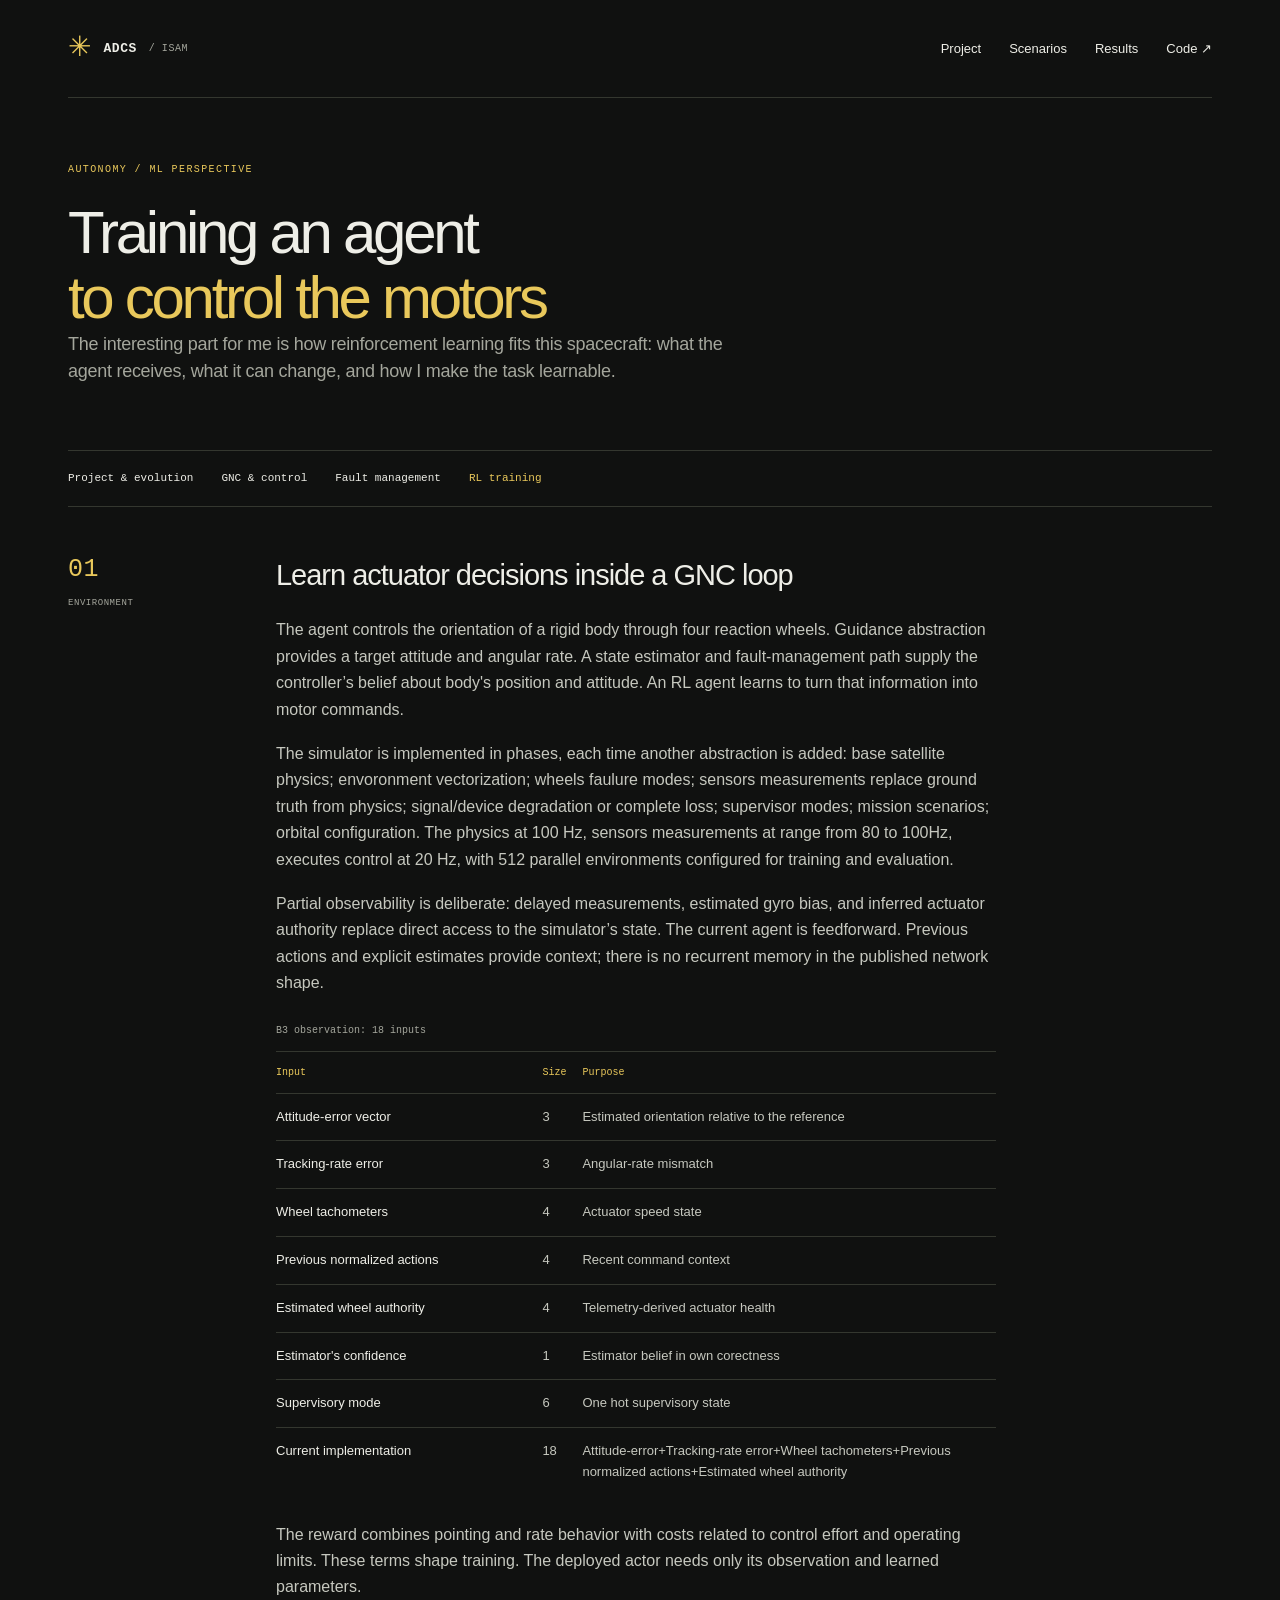
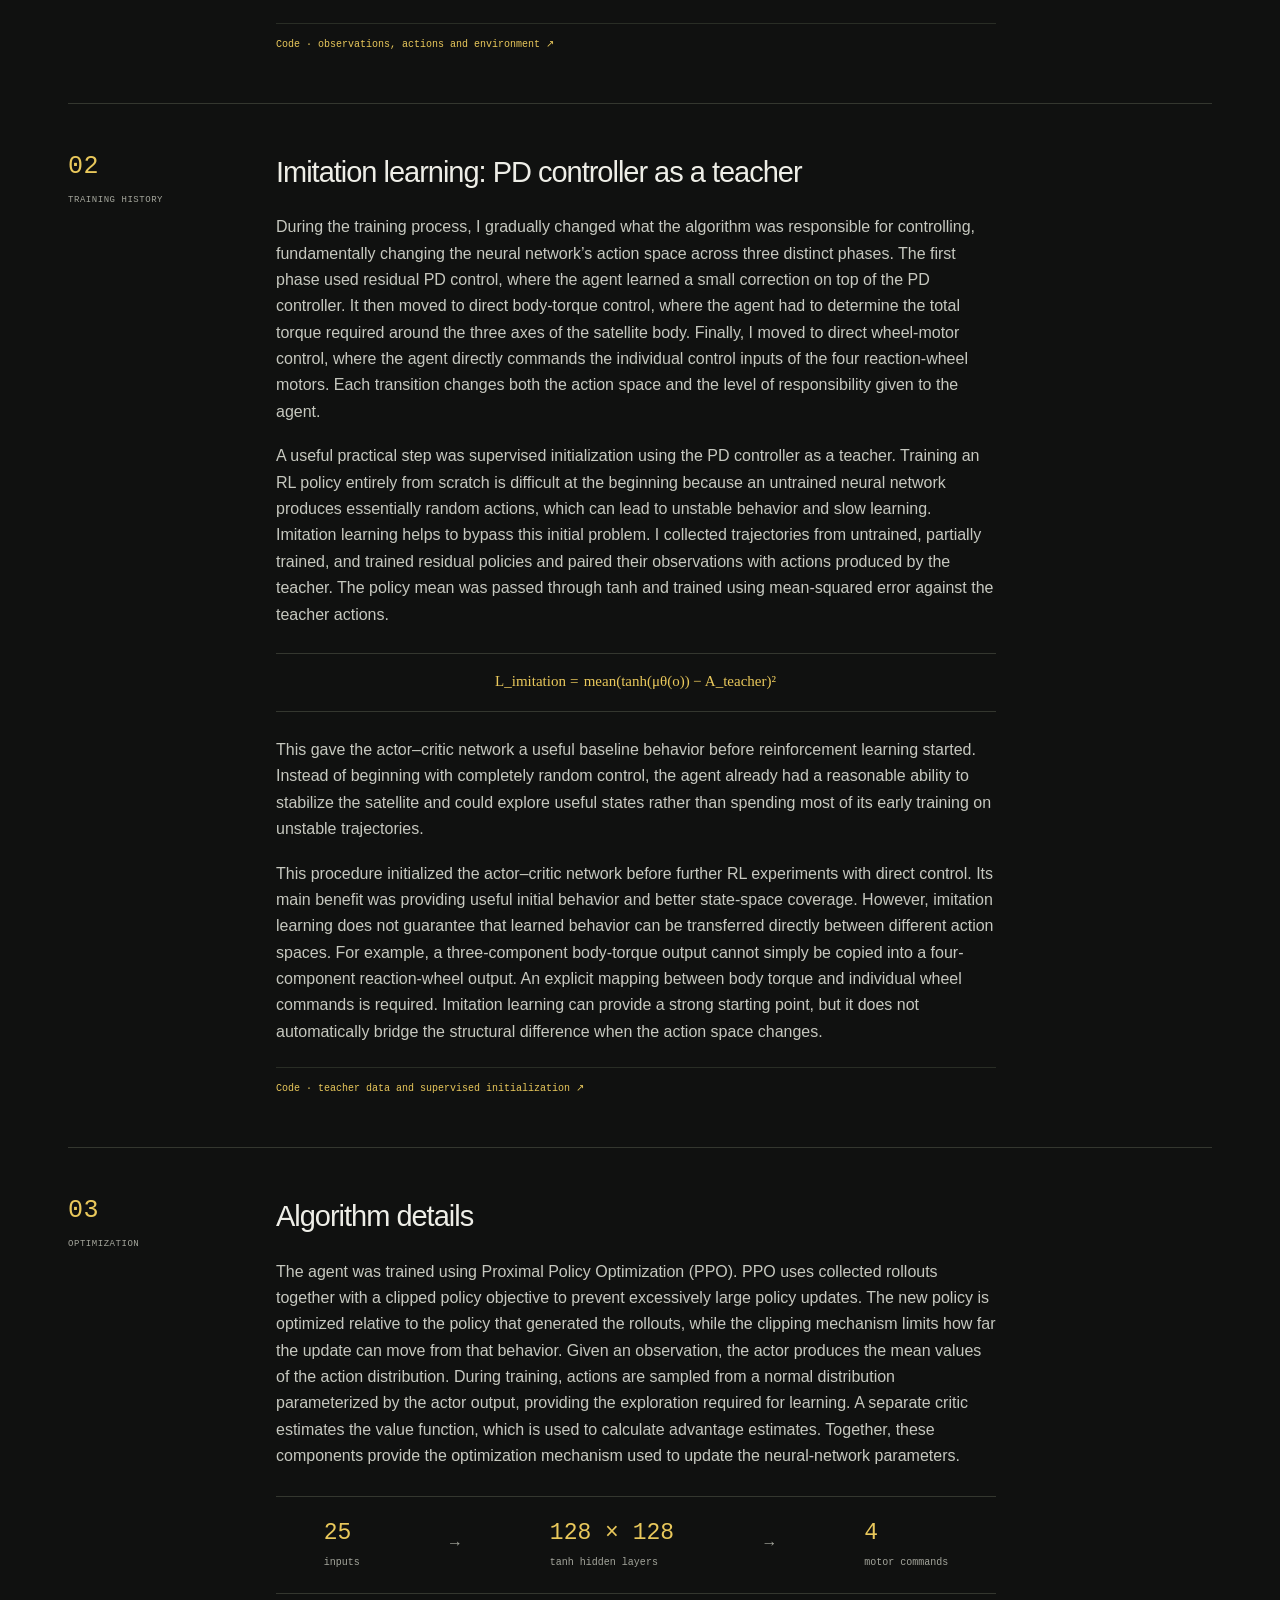
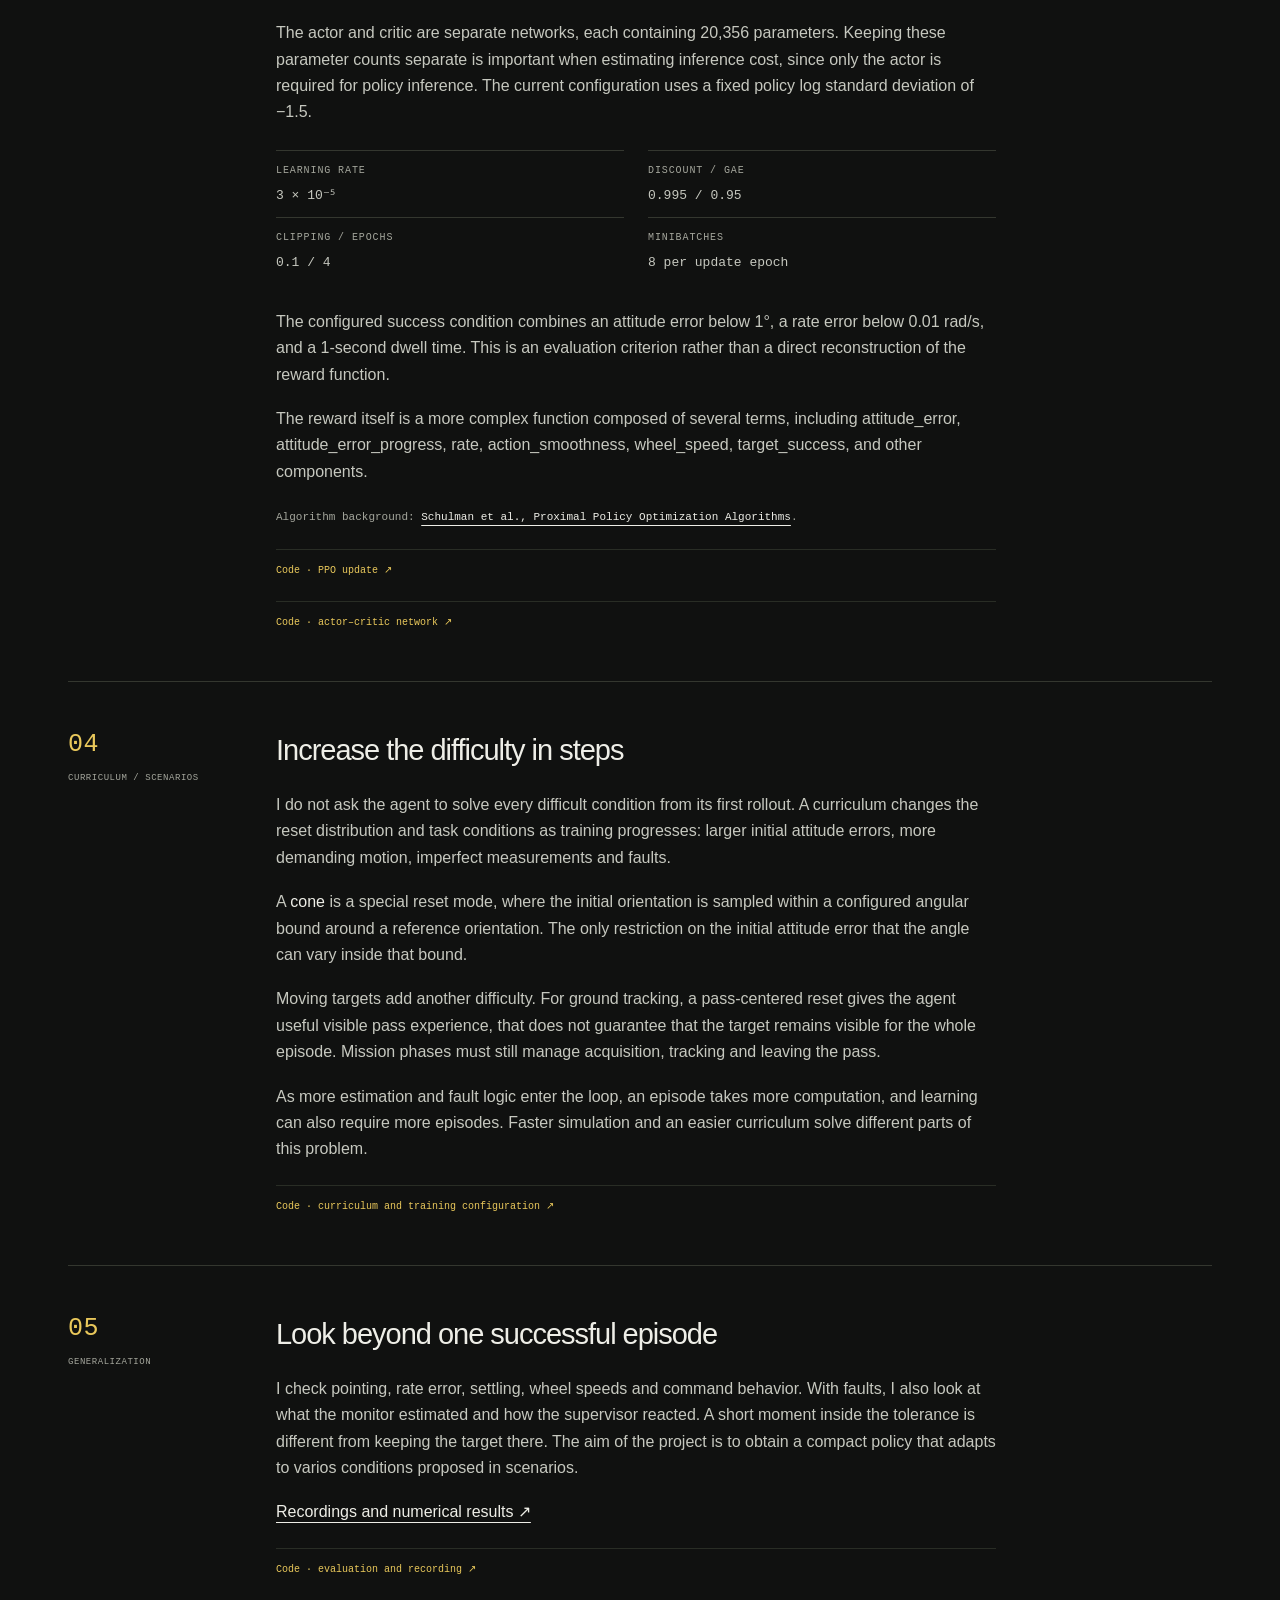
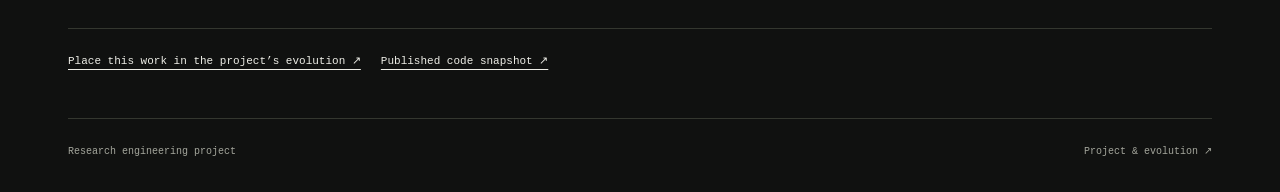
<file: learning.html>
<!doctype html>
<html lang="en">

<head>
    <meta charset="utf-8">
    <meta name="viewport" content="width=device-width, initial-scale=1">
    <meta name="description" content="The environment, imitation-learning step, PPO configuration, and curriculum behind the learned controller.">
    <meta name="theme-color" content="#101110">
    <title>RL training — ADCS project</title>
    <link rel="icon" href="assets/mark.svg" type="image/svg+xml">
    <link rel="stylesheet" href="style.css">
    <script src="site-config.js" defer></script>
    <script src="script.js" defer></script>
</head>

<body><a class="skip-link" href="#main">Skip to content</a>
    <div class="page">
        <header class="site-header"><a class="wordmark" href="index.html"><span class="mark" aria-hidden="true">✳</span> ADCS <span class="wordmark-note">/ ISAM</span></a>
            <nav aria-label="Main navigation"><a href="technical.html">Project</a><a href="scenarios.html">Scenarios</a><a href="results.html">Results</a><a data-repo="" hidden="hidden">Code ↗</a></nav>
        </header>
        <main id="main" class="technical">
            <header class="note-header">
                <p class="eyebrow">AUTONOMY / ML perspective</p>
                <h1>Training an agent<br><em>to control the motors</em>
                <p class="lead">The interesting part for me is how reinforcement learning fits this spacecraft: what the agent receives, what it can change, and how I make the task learnable.</p>
            </header>
            <nav class="topic-nav" aria-label="Technical perspectives"><a href="technical.html">Project &amp; evolution</a><a href="gnc.html">GNC &amp; control</a><a href="fdir.html">Fault management</a><a href="learning.html" aria-current="page">RL training</a></nav>
            <section class="note-section" id="task" aria-labelledby="task-title">
                <div class="note-margin"><span class="section-number">01</span><span>ENVIRONMENT</span></div>
                <div class="note-body">
                    <h2 id="task-title">Learn actuator decisions inside a GNC loop</h2>
                    <p>The agent controls the orientation of a rigid body through four reaction wheels. Guidance abstraction provides a target attitude and angular rate. A state estimator and fault-management path supply the controller’s belief about body's position and attitude.
                        An RL agent learns to turn that information into motor commands.</p>
                    <p>The simulator is implemented in phases, each time another abstraction is added: base satellite physics; envoronment vectorization; wheels faulure modes; sensors measurements replace ground truth from physics; signal/device degradation
                        or complete loss; supervisor modes; mission scenarios; orbital configuration. The physics at 100 Hz, sensors measurements at range from 80 to 100Hz, executes control at 20 Hz, with 512 parallel environments configured for training
                        and evaluation.</p>
                    <p>Partial observability is deliberate: delayed measurements, estimated gyro bias, and inferred actuator authority replace direct access to the simulator’s state. The current agent is feedforward. Previous actions and explicit estimates
                        provide context; there is no recurrent memory in the published network shape.</p>
                    <div class="table-wrap">
                        <table>
                            <caption>B3 observation: 18 inputs</caption>
                            <thead>
                                <tr>
                                    <th scope="col">Input</th>
                                    <th scope="col">Size</th>
                                    <th scope="col">Purpose</th>
                                </tr>
                            </thead>
                            <tbody>
                                <tr>
                                    <th scope="row">Attitude-error vector</th>
                                    <td>3</td>
                                    <td>Estimated orientation relative to the reference</td>
                                </tr>
                                <tr>
                                    <th scope="row">Tracking-rate error</th>
                                    <td>3</td>
                                    <td>Angular-rate mismatch</td>
                                </tr>
                                <tr>
                                    <th scope="row">Wheel tachometers</th>
                                    <td>4</td>
                                    <td>Actuator speed state</td>
                                </tr>
                                <tr>
                                    <th scope="row">Previous normalized actions</th>
                                    <td>4</td>
                                    <td>Recent command context</td>
                                </tr>
                                <tr>
                                    <th scope="row">Estimated wheel authority</th>
                                    <td>4</td>
                                    <td>Telemetry-derived actuator health</td>
                                </tr>
                                <tr>
                                    <th scope="row">Estimator's confidence</th>
                                    <td>1</td>
                                    <td>Estimator belief in own corectness</td>
                                </tr>
                                <tr>
                                    <th scope="row">Supervisory mode</th>
                                    <td>6</td>
                                    <td>One hot supervisory state</td>
                                </tr>
                                <tr>
                                    <th scope="row">Current implementation</th>
                                    <td>18</td>
                                    <td>Attitude-error+Tracking-rate error+Wheel tachometers+Previous normalized actions+Estimated wheel authority</td>
                                </tr>
                            </tbody>
                        </table>
                    </div>
                    <p>The reward combines pointing and rate behavior with costs related to control effort and operating limits. These terms shape training. The deployed actor needs only its observation and learned parameters.</p>
                    <p
                    class="code-reference" data-code="environment"><span>Code · observations, actions and environment <small>link pending</small></span></p>
                </div>
            </section>
            <section class="note-section" id="teacher" aria-labelledby="teacher-title">
                <div class="note-margin"><span class="section-number">02</span><span>TRAINING HISTORY</span></div>
                <div class="note-body">
                    <h2 id="teacher-title">Imitation learning: PD controller as a teacher</h2>
                    <p>During the training process, I gradually changed what the algorithm was responsible for controlling, fundamentally changing the neural network’s action space across three distinct phases. The first phase used residual PD control, where the agent learned a small correction on top of the PD controller. It then moved to direct body-torque control, where the agent had to determine the total torque required around the three axes of the satellite body. Finally, I moved to direct wheel-motor control, where the agent directly commands the individual control inputs of the four reaction-wheel motors. Each transition changes both the action space and the level of responsibility given to the agent.</p>
                    <p>A useful practical step was supervised initialization using the PD controller as a teacher. Training an RL policy entirely from scratch is difficult at the beginning because an untrained neural network produces essentially random actions, which can lead to unstable behavior and slow learning. Imitation learning helps to bypass this initial problem. I collected trajectories from untrained, partially trained, and trained residual policies and paired their observations with actions produced by the teacher. The policy mean was passed through tanh and trained using mean-squared error against the teacher actions.</p>
                    <div class="equation" aria-label="Imitation loss is mean squared difference between the bounded policy output and teacher action">
                    <math display="block">
                        <mi>L_imitation</mi>
                        <mo>=</mo>
                        <mfrac>
                            <mrow>
                            <mi>mean(tanh(μθ(o))</mi>    
                            <mo>−</mo>
                            <mi>A_teacher)²</mi>
                            </mrow>
                        </mfrac>
                        </math>
                    </div>
                    <p>This gave the actor–critic network a useful baseline behavior before reinforcement learning started. Instead of beginning with completely random control, the agent already had a reasonable ability to stabilize the satellite and could explore useful states rather than spending most of its early training on unstable trajectories.</p>
                    <p>This procedure initialized the actor–critic network before further RL experiments with direct control. Its main benefit was providing useful initial behavior and better state-space coverage. However, imitation learning does not guarantee that learned behavior can be transferred directly between different action spaces. For example, a three-component body-torque output cannot simply be copied into a four-component reaction-wheel output. An explicit mapping between body torque and individual wheel commands is required. Imitation learning can provide a strong starting point, but it does not automatically bridge the structural difference when the action space changes.</p>
                    <p class="code-reference" data-code="imitation"><span>Code · teacher data and supervised initialization <small>link pending</small></span></p>
                </div>
            </section>
            <section class="note-section" id="ppo" aria-labelledby="ppo-title">
                <div class="note-margin"><span class="section-number">03</span><span>OPTIMIZATION</span></div>
                <div class="note-body">
                    <h2 id="ppo-title">Algorithm details</h2>
                    <p>The agent was trained using Proximal Policy Optimization (PPO). PPO uses collected rollouts together with a clipped policy objective to prevent excessively large policy updates. The new policy is optimized relative to the policy that generated the rollouts, while the clipping mechanism limits how far the update can move from that behavior. Given an observation, the actor produces the mean values of the action distribution. During training, actions are sampled from a normal distribution parameterized by the actor output, providing the exploration required for learning. A separate critic estimates the value function, which is used to calculate advantage estimates. Together, these components provide the optimization mechanism used to update the neural-network parameters.</p>
                    <div class="network-line" aria-label="Actor: 18 inputs, two hidden layers of 128 tanh units, four outputs"><span>25<small>inputs</small></span><b aria-hidden="true">→</b><span>128 × 128<small>tanh hidden layers</small></span><b aria-hidden="true">→</b><span>4<small>motor commands</small></span></div>
                    <p>The actor and critic are separate networks, each containing 20,356 parameters. Keeping these parameter counts separate is important when estimating inference cost, since only the actor is required for policy inference. The current configuration uses a fixed policy log standard deviation of −1.5.</p>
                    <dl
                    class="compact-facts">
                        <div><dt>Learning rate</dt>
                            <dd>3 × 10⁻⁵</dd>
                        </div>
                        <div><dt>Discount / GAE</dt>
                            <dd>0.995 / 0.95</dd>
                        </div>
                        <div><dt>Clipping / epochs</dt>
                            <dd>0.1 / 4</dd>
                        </div>
                        <div><dt>Minibatches</dt>
                            <dd>8 per update epoch</dd>
                        </div>
                        </dl>
                        <p>The configured success condition combines an attitude error below 1°, a rate error below 0.01 rad/s, and a 1-second dwell time. This is an evaluation criterion rather than a direct reconstruction of the reward function.</p>
                        <p>The reward itself is a more complex function composed of several terms, including attitude_error, attitude_error_progress, rate, action_smoothness, wheel_speed, target_success, and other components.</p>
                        <p class="source-note">Algorithm background: <a href="https://arxiv.org/abs/1707.06347">Schulman et al., Proximal Policy Optimization Algorithms</a>.</p>
                        <p class="code-reference" data-code="training"><span>Code · PPO update <small>link pending</small></span></p>
                        <p class="code-reference" data-code="network"><span>Code · actor–critic network <small>link pending</small></span></p>
                </div>
            </section>
            <section class="note-section" id="curriculum" aria-labelledby="curriculum-title">
                <div class="note-margin"><span class="section-number">04</span><span>CURRICULUM / SCENARIOS</span></div>
                <div class="note-body">
                    <h2 id="curriculum-title">Increase the difficulty in steps</h2>
                    <p>I do not ask the agent to solve every difficult condition from its first rollout. A curriculum changes the reset distribution and task conditions as training progresses: larger initial attitude errors, more demanding motion, imperfect
                        measurements and faults.</p>
                    <p>A <strong>cone </strong> is a special reset mode, where the initial orientation is sampled within a configured angular bound around a reference orientation. The only restriction on the initial attitude error that the angle can vary inside that bound.</p>
                    <p>Moving targets add another difficulty. For ground tracking, a pass-centered reset gives the agent useful visible pass experience, that does not guarantee that the target remains visible for the whole episode. Mission phases must still manage acquisition,
                        tracking and leaving the pass.</p>
                    <p>As more estimation and fault logic enter the loop, an episode takes more computation, and learning can also require more episodes. Faster simulation and an easier curriculum solve different parts of this problem.</p>
                    <p class="code-reference" data-code="training">Code · curriculum and training configuration</p>
                </div>
            </section>
            <section class="note-section" id="evaluation" aria-labelledby="evaluation-title">
                <div class="note-margin"><span class="section-number">05</span><span>GENERALIZATION</span></div>
                <div class="note-body">
                    <h2 id="evaluation-title">Look beyond one successful episode</h2>
                    <p>I check pointing, rate error, settling, wheel speeds and command behavior. With faults, I also look at what the monitor estimated and how the supervisor reacted. A short moment inside the tolerance is different from keeping the target
                        there. The aim of the project is to obtain a compact policy that adapts to varios conditions proposed in scenarios.</p>
                    <p><a href="results.html">Recordings and numerical results ↗</a></p>
                    <p class="code-reference" data-code="evaluation">Code · evaluation and recording</p>
                </div>
            </section>
            <div class="article-end"><a href="technical.html#evolution">Place this work in the project’s evolution ↗</a><a data-release hidden>Published code snapshot ↗</a></div>
        </main>
        <footer><span data-author>Research engineering project</span>
            <div><a data-contact hidden>Contact ↗</a><a href="technical.html">Project &amp; evolution ↗</a></div>
        </footer>
    </div>
</body>

</html>
</file>
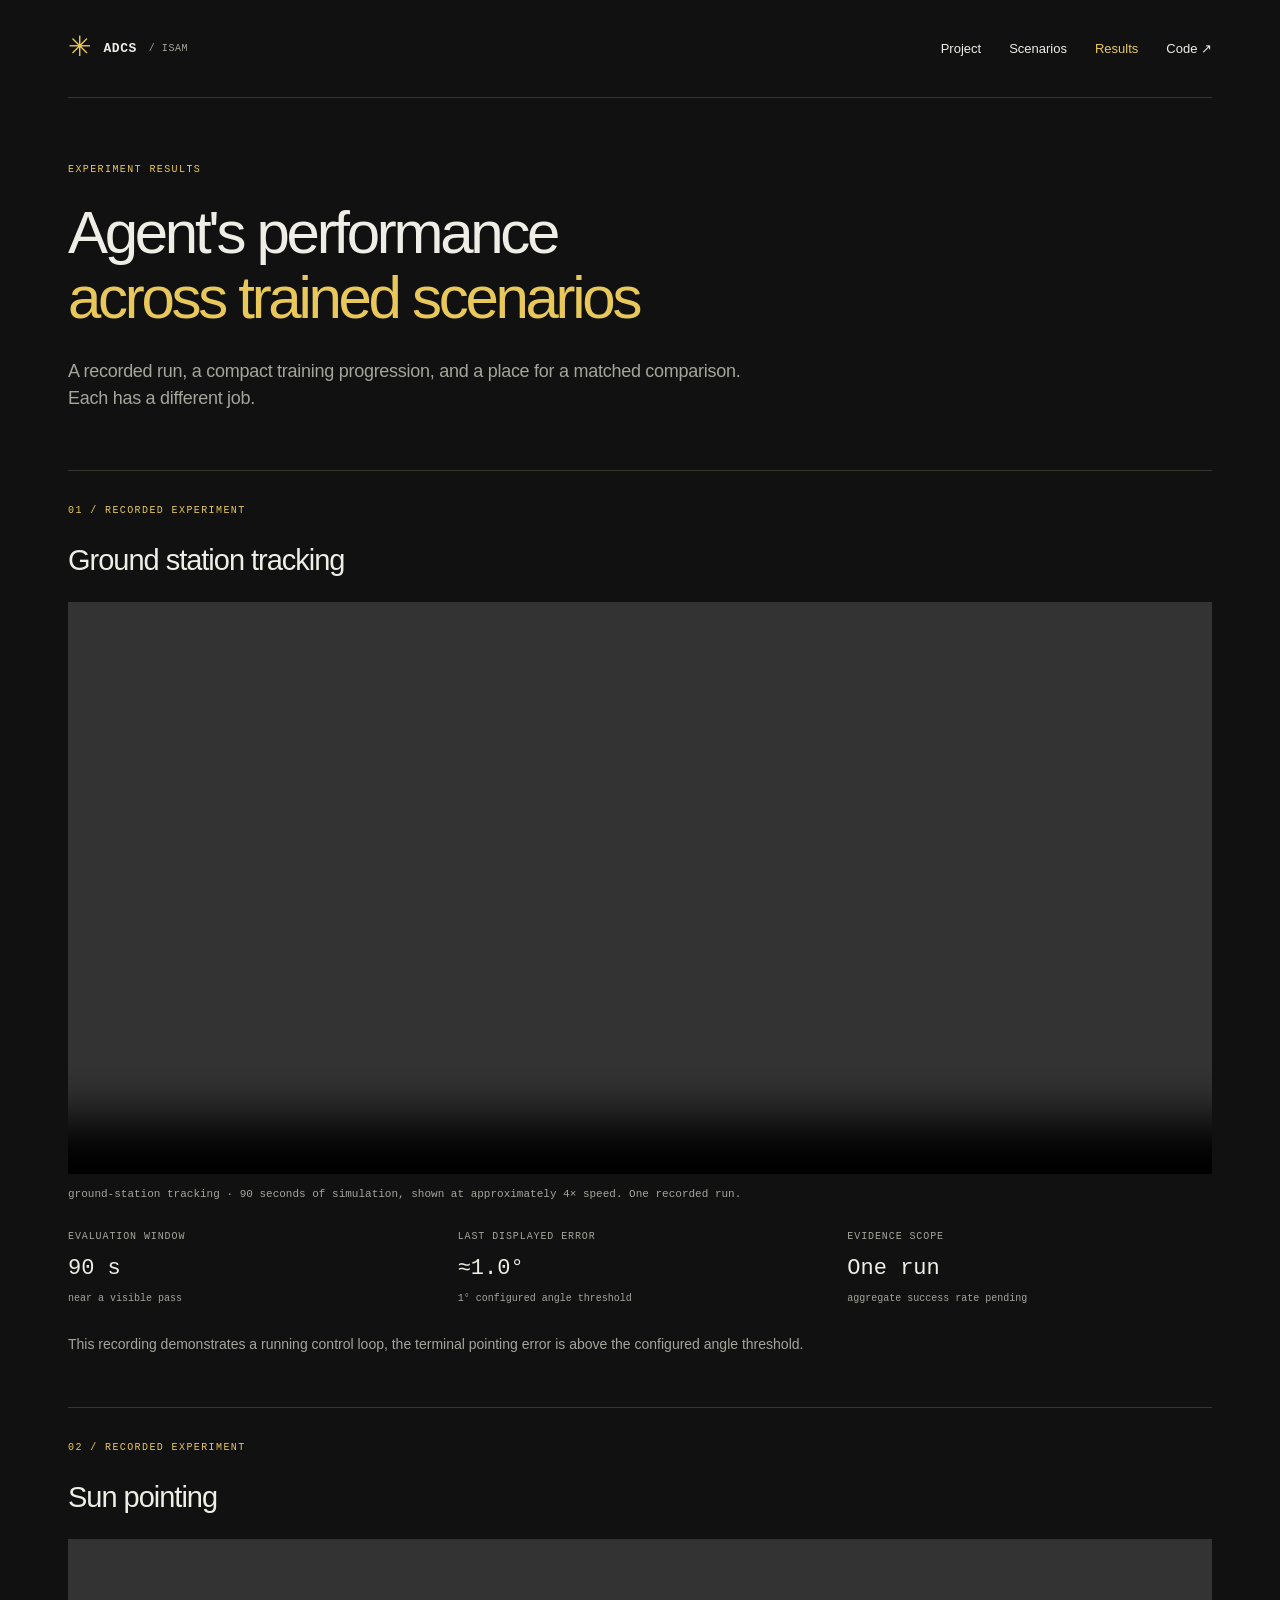
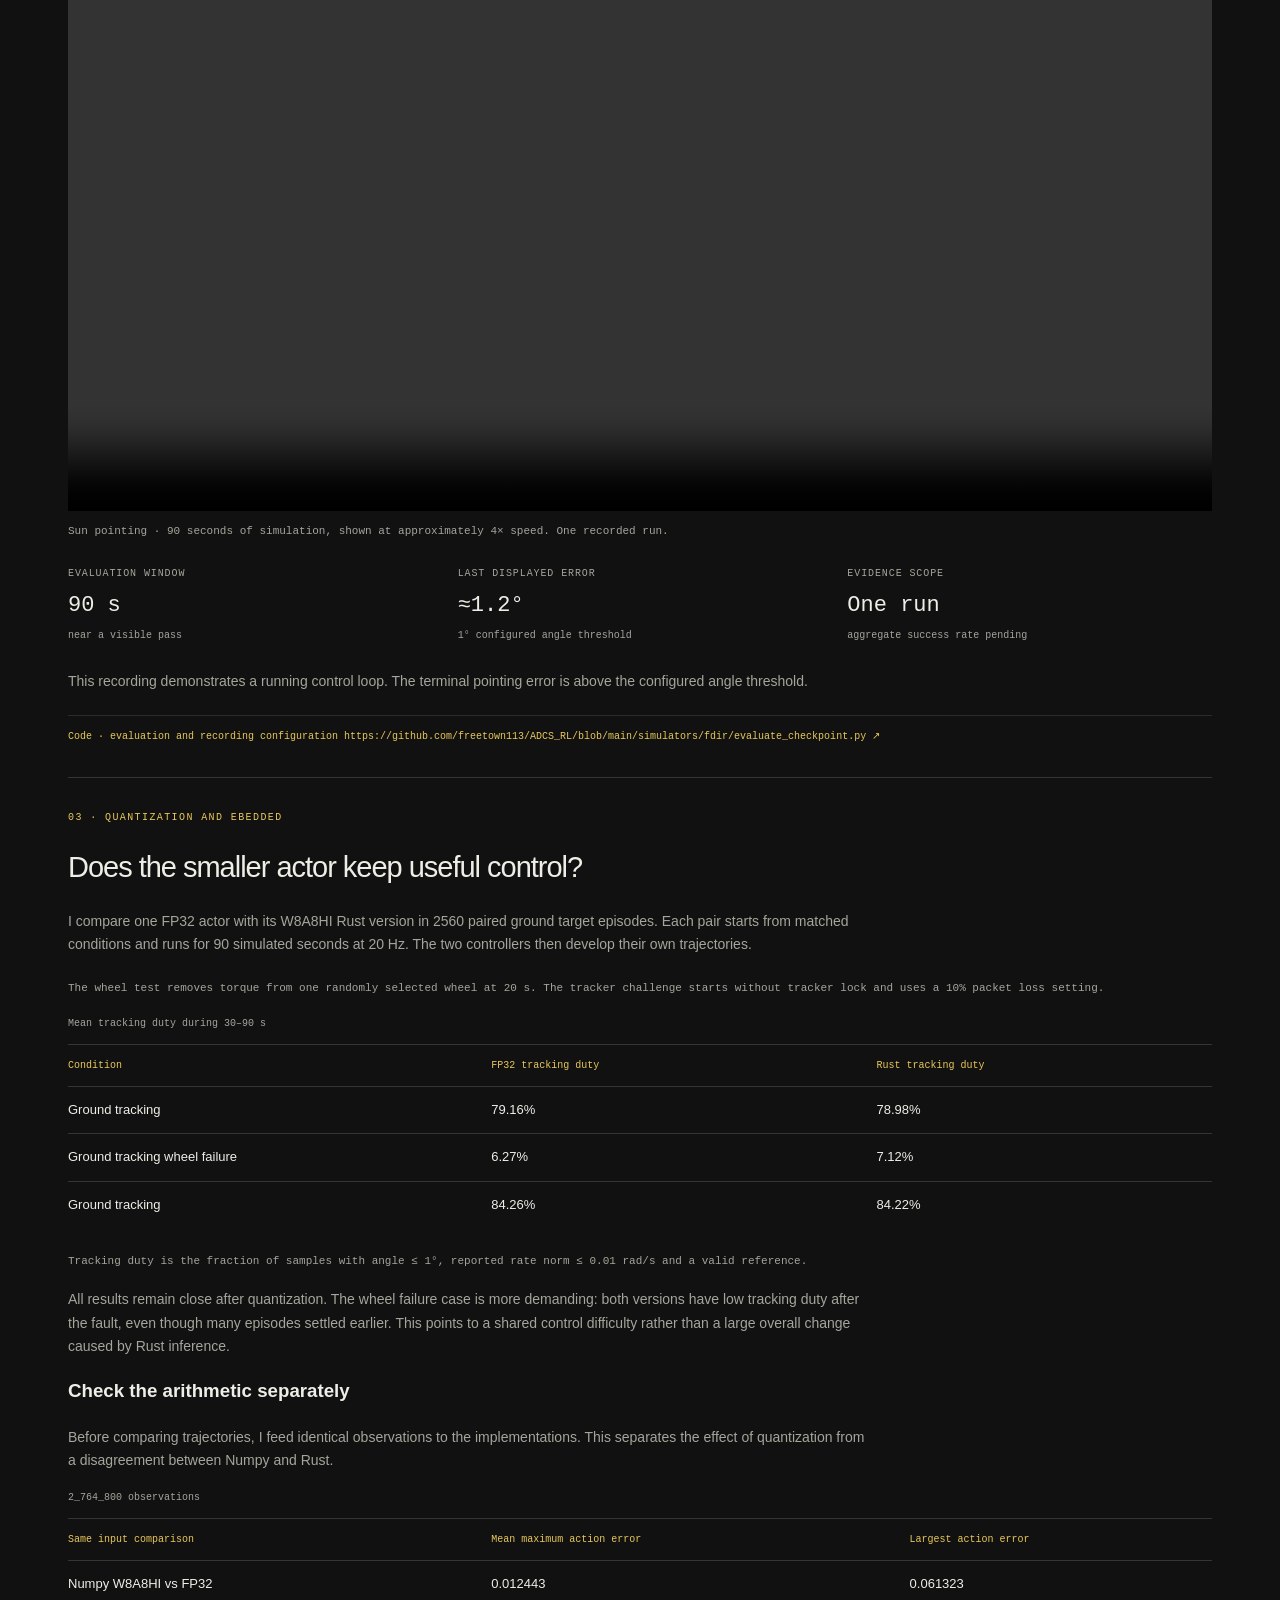
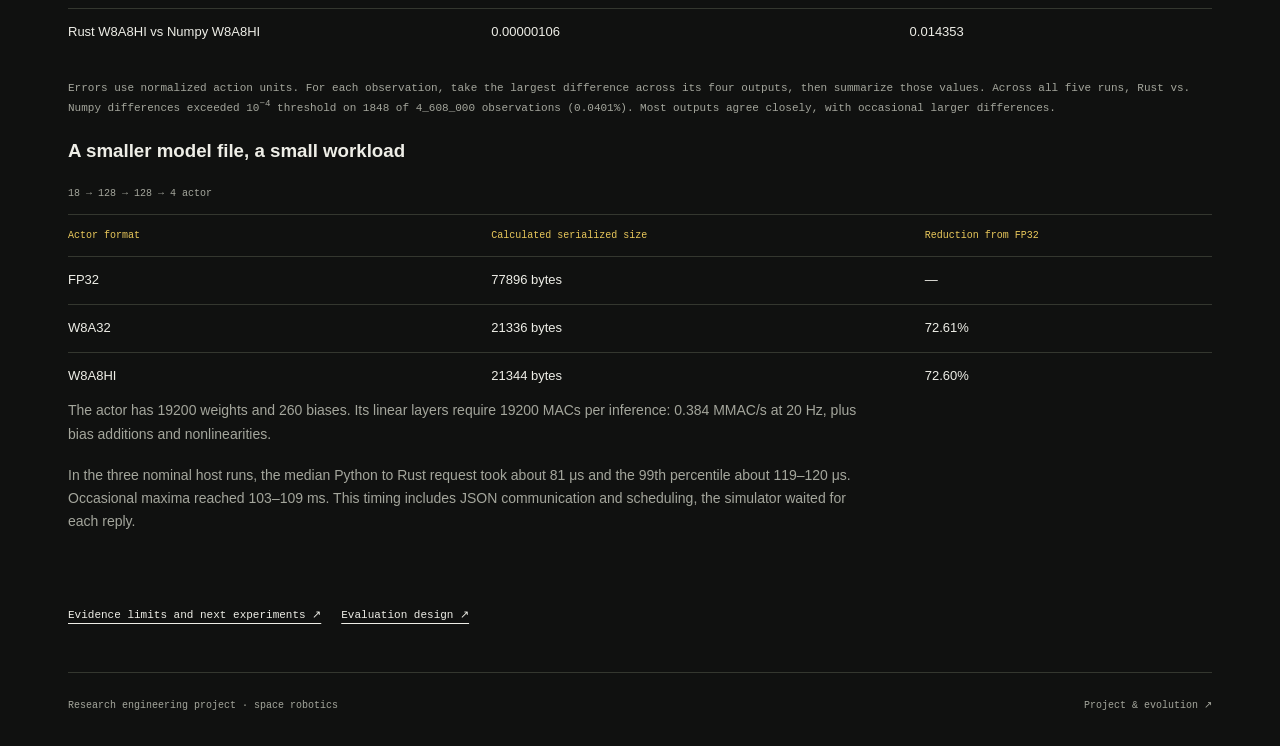
<file: results.html>
<!doctype html>
<html lang="en">

<head>
    <meta charset="utf-8">
    <meta name="viewport" content="width=device-width, initial-scale=1">
    <meta name="description" content="A recorded run, a compact training progression, and a place for a matched comparison. Each has a different job.">
    <meta name="theme-color" content="#101110">
    <title>Results &amp; recordings — ADCS project</title>
    <link rel="icon" href="assets/mark.svg" type="image/svg+xml">
    <link rel="stylesheet" href="style.css">
    <script src="site-config.js" defer></script>
    <script src="script.js" defer></script>
</head>

<body><a class="skip-link" href="#main">Skip to content</a>
    <div class="page">
        <header class="site-header"><a class="wordmark" href="index.html"><span class="mark" aria-hidden="true">✳</span> ADCS <span class="wordmark-note">/ ISAM</span></a>
            <nav aria-label="Main navigation"><a href="technical.html">Project</a><a href="scenarios.html">Scenarios</a><a href="results.html" aria-current="page">Results</a><a data-repo="" hidden="hidden">Code ↗</a></nav>
        </header>
        <main id="main">
            <header class="note-header">
                <p class="eyebrow">Experiment results</p>
                <h1>Agent's performance<br><em>across trained scenarios</em></h1>
                <p class="lead">A recorded run, a compact training progression, and a place for a matched comparison. Each has a different job.</p>
            </header>
            <section class="result-feature" aria-labelledby="recording-title">
                <p class="eyebrow">01 / Recorded experiment</p>
                <h2 id="recording-title">Ground station tracking</h2>
                <div class="media-empty" data-demo-empty1><span class="eyebrow">Recording slot</span>
                    <p>The recording will appear here when attached.</p><small>Checkpoint 9,250 · no replacement animation is presented as experimental evidence.</small></div>
                <div class="recording" data-demo1 hidden>
                    <video controls playsinline preload="metadata" data-video1 aria-label="Ground station tracking recording"></video>
                    <p class="caption" data-demo-caption1></p>
                </div>
                <dl class="result-facts">
                    <div><dt>Evaluation window</dt>
                        <dd>90 s <span>near a visible pass</span></dd>
                    </div>
                    <div><dt>Last displayed error</dt>
                        <dd>≈1.0° <span>1° configured angle threshold</span></dd>
                    </div>
                    <div><dt>Evidence scope</dt>
                        <dd>One run <span>aggregate success rate pending</span></dd>
                    </div>
                </dl>
                <p class="result-reading">This recording demonstrates a running control loop, the terminal pointing error is above the configured angle threshold.</p>
            </section>
            <section class="result-feature" aria-labelledby="recording-title">
                <p class="eyebrow">02 / Recorded experiment</p>
                <h2 id="recording-title">Sun pointing</h2>
                <div class="recording" data-demo2 hidden>
                    <video controls playsinline preload="metadata" data-video2 aria-label="Sun pointing recording"></video>
                    <p class="caption" data-demo-caption2></p>
                </div>
                <dl class="result-facts">
                    <div><dt>Evaluation window</dt>
                        <dd>90 s <span>near a visible pass</span></dd>
                    </div>
                    <div><dt>Last displayed error</dt>
                        <dd>≈1.2° <span>1° configured angle threshold</span></dd>
                    </div>
                    <div><dt>Evidence scope</dt>
                        <dd>One run <span>aggregate success rate pending</span></dd>
                    </div>
                </dl>
                <p class="result-reading">This recording demonstrates a running control loop. The terminal pointing error is above the configured angle threshold.</p>
                <p class="code-reference"
                    data-code="evaluation"><span>Code · evaluation and recording configuration <small><a href="https://github.com/freetown113/ADCS_RL/blob/main/simulators/fdir/evaluate_checkpoint.py">https://github.com/freetown113/ADCS_RL/blob/main/simulators/fdir/evaluate_checkpoint.py</a></small></span></p>
            </section>
            <!-- <section class="result-section" aria-labelledby="progress-title">
                <div>
                    <p class="eyebrow">02 / Training progression</p>
                    <h2 id="progress-title">The same task.<br>Three checkpoints.</h2></div>
                <div>
                    <p>Early, intermediate, and later policies are most informative when they run the same evaluation scene: identical initial state, reference, fault schedule, camera, and playback speed.</p>
                    <p class="scope-line" data-clips-empty>Three matched checkpoint clips can be added here. No clips have been attached to this revision.</p>
                </div>
                <div class="training-gallery" data-training-gallery hidden>
                    <div class="clip-choices" data-clip-choices role="group" aria-label="Choose a training checkpoint"></div>
                    <video controls playsinline preload="none" data-training-video aria-label="Selected training checkpoint recording"></video>
                    <p class="caption" data-clip-caption aria-live="polite"></p>
                    <p class="caption" data-clip-conditions></p>
                </div>
            </section>
            <section class="result-section" aria-labelledby="comparison-title">
                <div>
                    <p class="eyebrow">03 / Quantitative comparison</p>
                    <h2 id="comparison-title">One plot that<br>answers a question.</h2></div>
                <div>
                    <p>The next evidence to add is a pointing-error comparison against a conventional controller under matched conditions. Mark fault onset and the pointing threshold; state the number of trials.</p>
                    <p class="scope-line" data-plot-empty>Matched-baseline comparison pending. No synthetic performance curve is shown.</p>
                </div>
                <figure class="result-plot" data-result-figure hidden><img data-result-image alt="">
                    <figcaption data-result-caption></figcaption>
                </figure>
            </section> -->
            <section class="result-feature" id="quantization" aria-labelledby="quantization-title">
                <p class="eyebrow">03 · quantization and ebedded</p>
                <h2 id="quantization-title">Does the smaller actor keep useful control?</h2>
                <p class="result-reading">I compare one FP32 actor with its W8A8HI Rust version in 2560 paired ground target episodes. Each pair starts from matched conditions and runs for 90 simulated seconds at 20 Hz. The two controllers then develop their own trajectories.</p>
                <p class="source-note">The wheel test removes torque from one randomly selected wheel at 20 s. The tracker challenge starts without tracker lock and uses a 10% packet loss setting.</p>
                <div class="table-scroll" role="region" aria-label="Mean tracking duty during 30–90 s" tabindex="0">
                    <table>
                        <caption>Mean tracking duty during 30–90 s</caption>
                        <thead>
                            <tr>
                                <th scope="col">Condition</th>
                                <th scope="col">FP32 tracking duty</th>
                                <th scope="col">Rust tracking duty</th>
                            </tr>
                        </thead>
                        <tbody>
                            <tr>
                                <th scope="row">Ground tracking</th>
                                <td>79.16%</td>
                                <td>78.98%</td>
                            </tr>
                            <tr>
                                <th scope="row">Ground tracking wheel failure</th>
                                <td>6.27%</td>
                                <td>7.12%</td>
                            </tr>
                            <tr>
                                <th scope="row">Ground tracking</th>
                                <td>84.26%</td>
                                <td>84.22%</td>
                            </tr>
                        </tbody>
                    </table>
                </div>
                <p class="source-note">Tracking duty is the fraction of samples with angle ≤ 1°, reported rate norm ≤ 0.01 rad/s and a valid reference.</p>
                <p class="result-reading">All results remain close after quantization. The wheel failure case is more demanding: both versions have low tracking duty after the fault, even though many episodes settled earlier. This points to a shared control difficulty
                    rather than a large overall change caused by Rust inference.</p>
                <h3>Check the arithmetic separately</h3>
                <p class="result-reading">Before comparing trajectories, I feed identical observations to the implementations. This separates the effect of quantization from a disagreement between Numpy and Rust.</p>
                <div class="table-scroll" role="region" aria-label="Nominal pool: 2,764,800 observations" tabindex="0">
                    <table>
                        <caption> 2_764_800 observations</caption>
                        <thead>
                            <tr>
                                <th scope="col">Same input comparison</th>
                                <th scope="col">Mean maximum action error</th>
                                <th scope="col">Largest action error</th>
                            </tr>
                        </thead>
                        <tbody>
                            <tr>
                                <th scope="row">Numpy W8A8HI vs FP32</th>
                                <td>0.012443</td>
                                <td>0.061323</td>
                            </tr>
                            <tr>
                                <th scope="row">Rust W8A8HI vs Numpy W8A8HI</th>
                                <td>0.00000106</td>
                                <td>0.014353</td>
                            </tr>
                        </tbody>
                    </table>
                </div>
                <p class="source-note">Errors use normalized action units. For each observation, take the largest difference across its four outputs, then summarize those values. Across all five runs, Rust vs. Numpy differences exceeded 10<sup>−4</sup> threshold on 1848 of 4_608_000 observations
                    (0.0401%). Most outputs agree closely, with occasional larger differences.</p>
                <h3>A smaller model file, a small workload</h3>
                <div class="table-scroll" role="region" aria-label="18 → 128 → 128 → 4 actor" tabindex="0">
                    <table>
                        <caption>18 → 128 → 128 → 4 actor</caption>
                        <thead>
                            <tr>
                                <th scope="col">Actor format</th>
                                <th scope="col">Calculated serialized size</th>
                                <th scope="col">Reduction from FP32</th>
                            </tr>
                        </thead>
                        <tbody>
                            <tr>
                                <th scope="row">FP32</th>
                                <td>77896 bytes</td>
                                <td>—</td>
                            </tr>
                            <tr>
                                <th scope="row">W8A32</th>
                                <td>21336 bytes</td>
                                <td>72.61%</td>
                            </tr>
                            <tr>
                                <th scope="row">W8A8HI</th>
                                <td>21344 bytes</td>
                                <td>72.60%</td>
                            </tr>
                        </tbody>
                    </table>
                </div>
                <p class="result-reading">The actor has 19200 weights and 260 biases. Its linear layers require 19200 MACs per inference: 0.384 MMAC/s at 20 Hz, plus bias additions and nonlinearities.</p>
                <p class="result-reading">In the three nominal host runs, the median Python to Rust request took about 81 μs and the 99th percentile about 119–120 μs. Occasional maxima reached 103–109 ms. This timing includes JSON communication and scheduling, the simulator waited
                    for each reply.</p>
            </section>
            <p class="article-end"><a href="technical.html#evidence">Evidence limits and next experiments ↗</a><a href="learning.html#evaluation">Evaluation design ↗</a></p>
        </main>
        <footer><span data-author>Research engineering project · space robotics</span>
            <div><a data-contact hidden>Contact ↗</a><a href="technical.html">Project &amp; evolution ↗</a></div>
        </footer>
    </div>
</body>

</html>
</file>
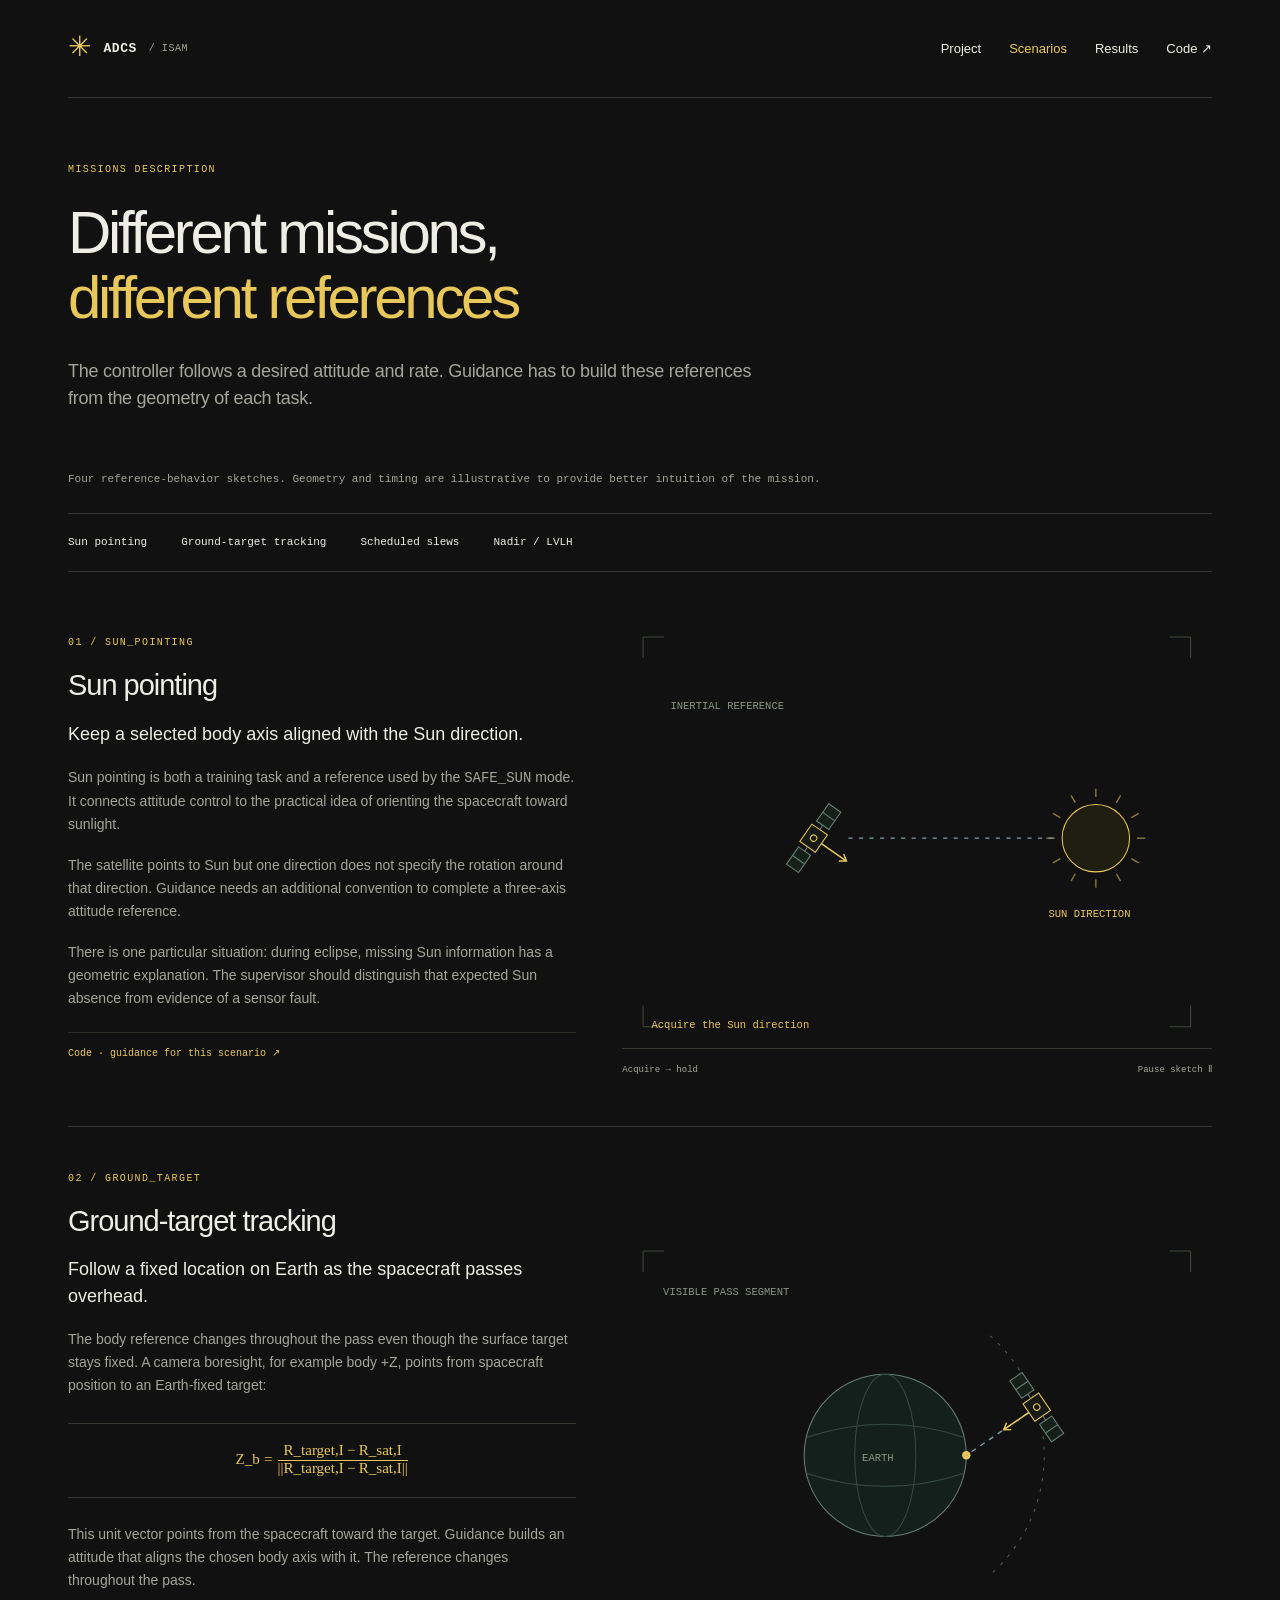
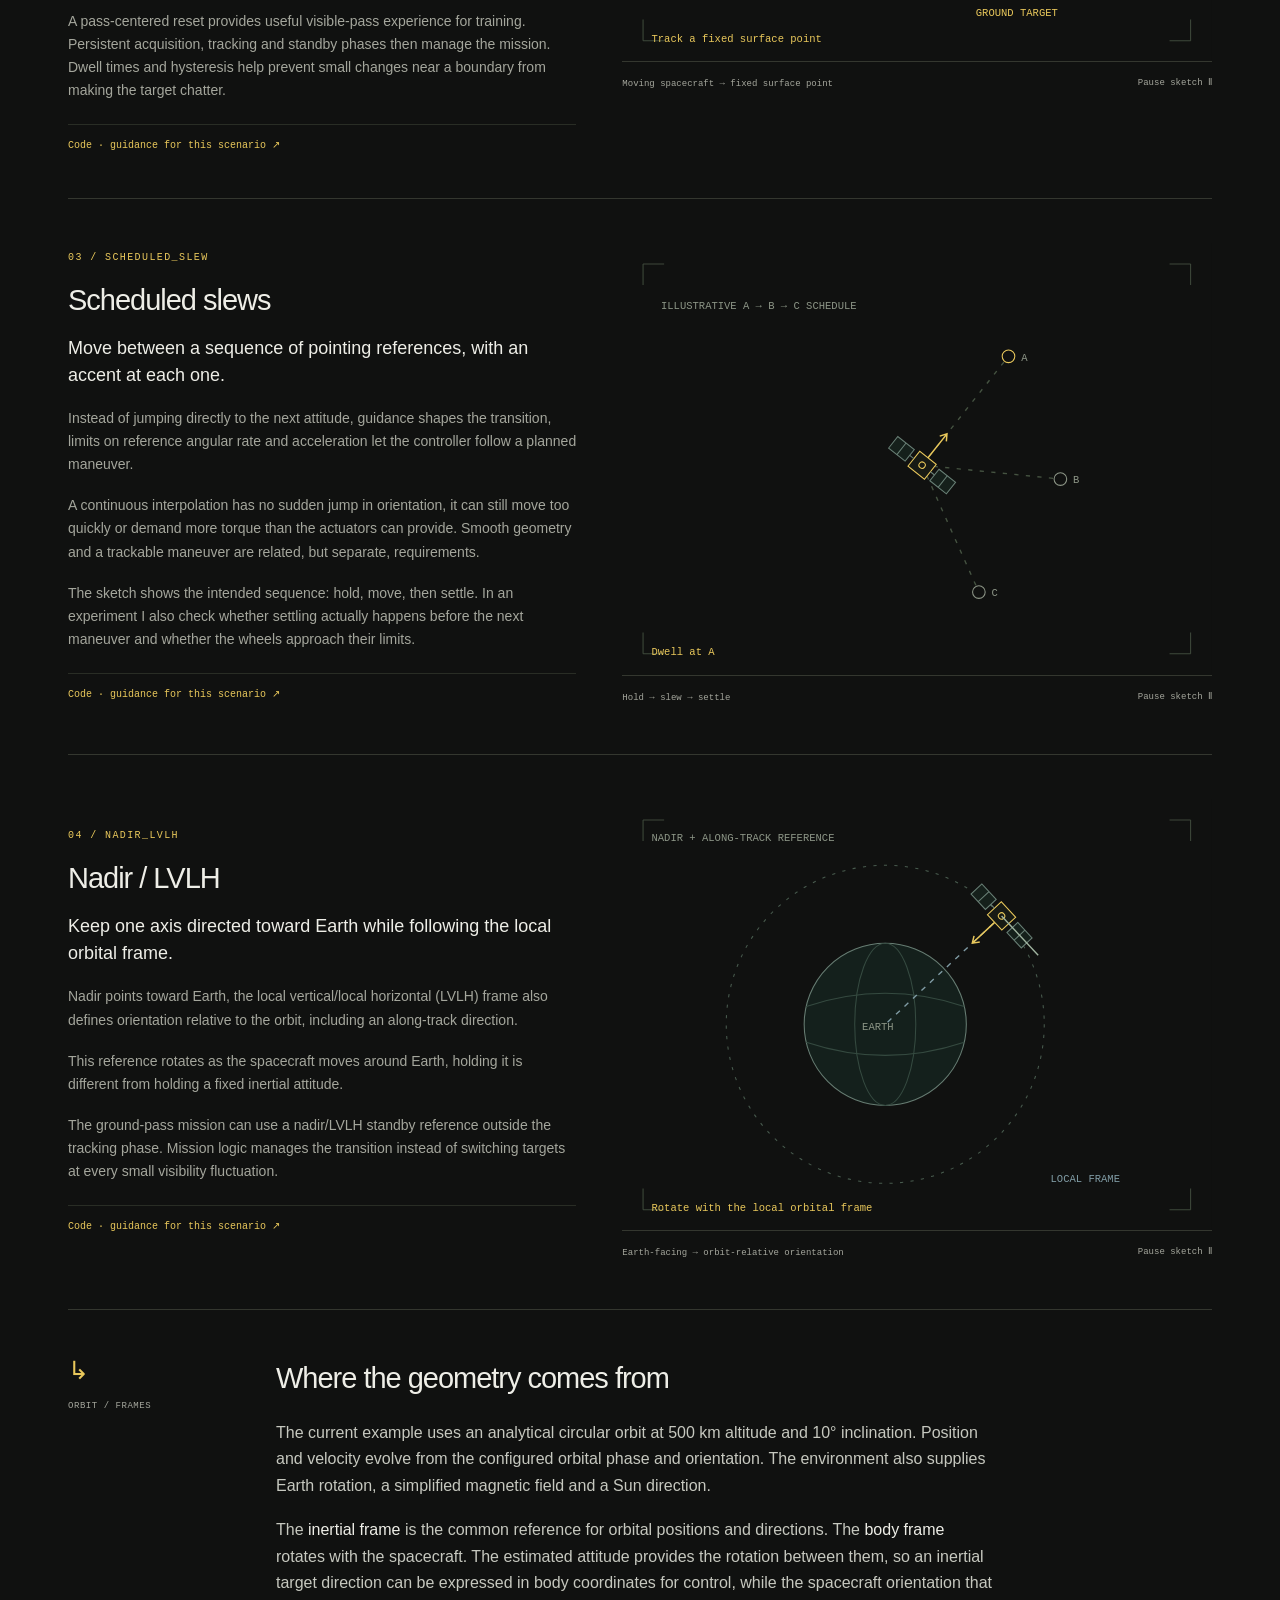
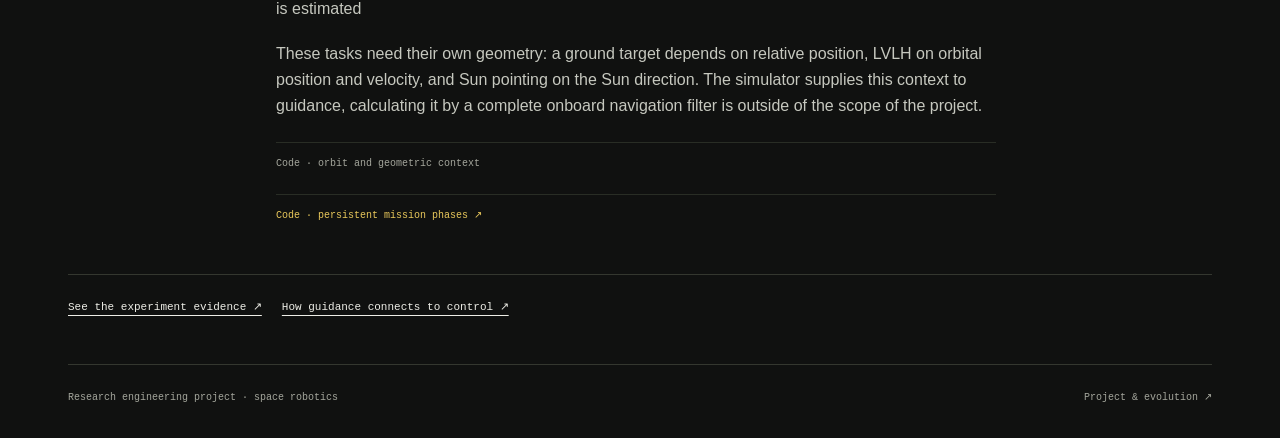
<file: scenarios.html>
<!doctype html>
<html lang="en">

<head>
    <meta charset="utf-8">
    <meta name="viewport" content="width=device-width, initial-scale=1">
    <meta name="description" content="The same attitude-control system faces different reference motions.">
    <meta name="theme-color" content="#101110">
    <title>Pointing scenarios — ADCS project</title>
    <link rel="icon" href="assets/mark.svg" type="image/svg+xml">
    <link rel="stylesheet" href="style.css">
    <script src="site-config.js" defer></script>
    <script src="script.js" defer></script>
    <script src="scenarios.js" defer></script>
</head>

<body><a class="skip-link" href="#main">Skip to content</a>
    <div class="page">
        <header class="site-header"><a class="wordmark" href="index.html"><span class="mark" aria-hidden="true">✳</span> ADCS <span class="wordmark-note">/ ISAM</span></a>
            <nav aria-label="Main navigation"><a href="technical.html">Project</a><a href="scenarios.html" aria-current="page">Scenarios</a><a href="results.html">Results</a><a data-repo="" hidden="hidden">Code ↗</a></nav>
        </header>
        <main id="main">
            <header class="note-header">
                <p class="eyebrow">Missions description</p>
                <h1>Different missions,<br><em>different references</em></h1>
                <p class="lead">The controller follows a desired attitude and rate. Guidance has to build these references from the geometry of each task.</p>
            </header>
            <p class="scope-line">Four reference-behavior sketches. Geometry and timing are illustrative to provide better intuition of the mission.</p>
            <nav class="section-nav" aria-label="Scenarios"><a href="#sun_pointing">Sun pointing</a><a href="#ground_target">Ground-target tracking</a><a href="#scheduled_slew">Scheduled slews</a><a href="#nadir_lvlh">Nadir / LVLH</a></nav>
            <section id="sun_pointing" class="scenario-block" data-scenario="sun_pointing"
            aria-labelledby="sun_pointing-title">
                <div class="scenario-copy">
                    <p class="eyebrow">01 / sun_pointing</p>
                    <h2 id="sun_pointing-title">Sun pointing</h2>
                    <p class="scenario-aim">Keep a selected body axis aligned with the Sun direction.</p>
                    <p>Sun pointing is both a training task and a reference used by the <code>SAFE_SUN</code> mode. It connects attitude control to the practical idea of orienting the spacecraft toward sunlight.</p>
                    <p>The satellite points to Sun but one direction does not specify the rotation around that direction. Guidance needs an additional convention to complete a three-axis attitude reference.</p>
                    <p>There is one particular situation: during eclipse, missing Sun information has a geometric explanation. The supervisor should distinguish that expected Sun absence from evidence of a sensor fault.</p>
                    <p class="code-reference" data-code="sunPointing"><span>Code · guidance for this scenario <small>link pending</small></span></p>
                </div>
                <figure class="scenario-figure">
                    <div data-scene><img src="assets/scenario-sun_pointing.svg" width="560" height="410" alt="Keep a selected body axis aligned with the Sun direction."></div>
                    <figcaption><span>Acquire → hold</span>
                        <button type="button" data-scene-motion class="motion-toggle" hidden aria-pressed="false">Pause sketch Ⅱ</button>
                    </figcaption>
                </figure>
            </section>
            <section id="ground_target" class="scenario-block" data-scenario="ground_target" aria-labelledby="ground_target-title">
                <div class="scenario-copy">
                    <p class="eyebrow">02 / ground_target</p>
                    <h2 id="ground_target-title">Ground-target tracking</h2>
                    <p class="scenario-aim">Follow a fixed location on Earth as the spacecraft passes overhead.</p>
                    <p>The body reference changes throughout the pass even though the surface target stays fixed. A camera boresight, for example body +Z, points from spacecraft position to an Earth-fixed target:</p>
                    <div class="equation" aria-label="Pointer direction">
                    <math display="block">
                        <mi>Z_b</mi>
                        <mo>=</mo>
                        <mfrac>
                            <mrow>
                            <mi>R_target,I</mi>    
                            <mo>−</mo>
                            <mi>R_sat,I</mi>
                            </mrow>
                            <mrow>
                            <mi>||R_target,I</mi>
                            <mo>−</mo>
                            <mi>R_sat,I||</mi>
                            </mrow>
                        </mfrac>
                        </math>
                    </div>
                    <p>This unit vector points from the spacecraft toward the target. Guidance builds an attitude that aligns the chosen body axis with it. The reference changes throughout the pass.</p>
                    <p>A pass-centered reset provides useful visible-pass experience for training. Persistent acquisition, tracking and standby phases then manage the mission. Dwell times and hysteresis help prevent small changes near a boundary from making the target chatter.</p>
                    <p class="code-reference" data-code="groundTarget"><span>Code · guidance for this scenario <small>link pending</small></span></p>
                </div>
                <figure class="scenario-figure">
                    <div data-scene><img src="assets/scenario-ground_target.svg" width="560" height="410" alt="Follow a fixed location on Earth as the spacecraft passes overhead."></div>
                    <figcaption><span>Moving spacecraft → fixed surface point</span>
                        <button type="button" data-scene-motion class="motion-toggle" hidden aria-pressed="false">Pause sketch Ⅱ</button>
                    </figcaption>
                </figure>
            </section>
            <section id="scheduled_slew" class="scenario-block" data-scenario="scheduled_slew" aria-labelledby="scheduled_slew-title">
                <div class="scenario-copy">
                    <p class="eyebrow">03 / scheduled_slew</p>
                    <h2 id="scheduled_slew-title">Scheduled slews</h2>
                    <p class="scenario-aim">Move between a sequence of pointing references, with an accent at each one.</p>
                    <p>Instead of jumping directly to the next attitude, guidance shapes the transition, limits on reference angular rate and acceleration let the controller follow a planned maneuver.</p>
                    <p>A continuous interpolation has no sudden jump in orientation, it can still move too quickly or demand more torque than the actuators can provide. Smooth geometry and a trackable maneuver are related, but separate, requirements.</p>
                    <p>The sketch shows the intended sequence: hold, move, then settle. In an experiment I also check whether settling actually happens before the next maneuver and whether the wheels approach their limits.</p>
                    <p class="code-reference"
                    data-code="scheduledSlew"><span>Code · guidance for this scenario <small>link pending</small></span></p>
                </div>
                <figure class="scenario-figure">
                    <div data-scene><img src="assets/scenario-scheduled_slew.svg" width="560" height="410" alt="Move between a sequence of pointing references, with a dwell at each one."></div>
                    <figcaption><span>Hold → slew → settle</span>
                        <button type="button" data-scene-motion class="motion-toggle" hidden aria-pressed="false">Pause sketch Ⅱ</button>
                    </figcaption>
                </figure>
            </section>
            <section id="nadir_lvlh" class="scenario-block" data-scenario="nadir_lvlh" aria-labelledby="nadir_lvlh-title">
                <div class="scenario-copy">
                    <p class="eyebrow">04 / nadir_lvlh</p>
                    <h2 id="nadir_lvlh-title">Nadir / LVLH</h2>
                    <p class="scenario-aim">Keep one axis directed toward Earth while following the local orbital frame.</p>
                    <p>Nadir points toward Earth, the local vertical/local horizontal (LVLH) frame also defines orientation relative to the orbit, including an along-track direction.</p>
                    <p>This reference rotates as the spacecraft moves around Earth, holding it is different from holding a fixed inertial attitude.</p>
                    <p>The ground-pass mission can use a nadir/LVLH standby reference outside the tracking phase. Mission logic manages the transition instead of switching targets at every small visibility fluctuation.</p>
                    <p class="code-reference" data-code="nadirLvlh"><span>Code · guidance for this scenario <small>link pending</small></span></p>
                </div>
                <figure class="scenario-figure">
                    <div data-scene><img src="assets/scenario-nadir_lvlh.svg" width="560" height="410" alt="Keep one axis directed toward Earth while following the local orbital frame."></div>
                    <figcaption><span>Earth-facing → orbit-relative orientation</span>
                        <button type="button" data-scene-motion class="motion-toggle" hidden aria-pressed="false">Pause sketch Ⅱ</button>
                    </figcaption>
                </figure>
            </section>
            <section class="note-section" id="orbit" aria-labelledby="orbit-title">
                <div class="note-margin">
                    <span class="section-number">↳</span><span>ORBIT / FRAMES</span>
                </div>
                <div class="note-body">
                    <h2 id="orbit-title">Where the geometry comes from</h2>
                    <p>The current example uses an analytical circular orbit at 500 km altitude and 10° inclination. Position and velocity evolve from the configured orbital phase and orientation. The environment also supplies Earth rotation, a simplified magnetic
                        field and a Sun direction.</p>
                    <p>The <strong>inertial frame</strong> is the common reference for orbital positions and directions. The <strong>body frame</strong> rotates with the spacecraft. The estimated attitude provides the rotation between them, so an inertial
                        target direction can be expressed in body coordinates for control, while the spacecraft orientation that is estimated</p>
                    <p>These tasks need their own geometry: a ground target depends on relative position, LVLH on orbital position and velocity, and Sun pointing on the Sun direction. The simulator supplies this context to guidance, calculating it
                        by a complete onboard navigation filter is outside of the scope of the project.</p>
                    <p class="code-reference" data-code="orbit">Code · orbit and geometric context</p>
                    <p class="code-reference" data-code="mission">Code · persistent mission phases</p>
                </div>
            </section>
            <p class="article-end"><a href="results.html">See the experiment evidence ↗</a><a href="gnc.html">How guidance connects to control ↗</a></p>
        </main>
        <footer><span data-author>Research engineering project · space robotics</span>
            <div><a data-contact hidden>Contact ↗</a><a href="technical.html">Project &amp; evolution ↗</a></div>
        </footer>
    </div>
</body>

</html>
</file>
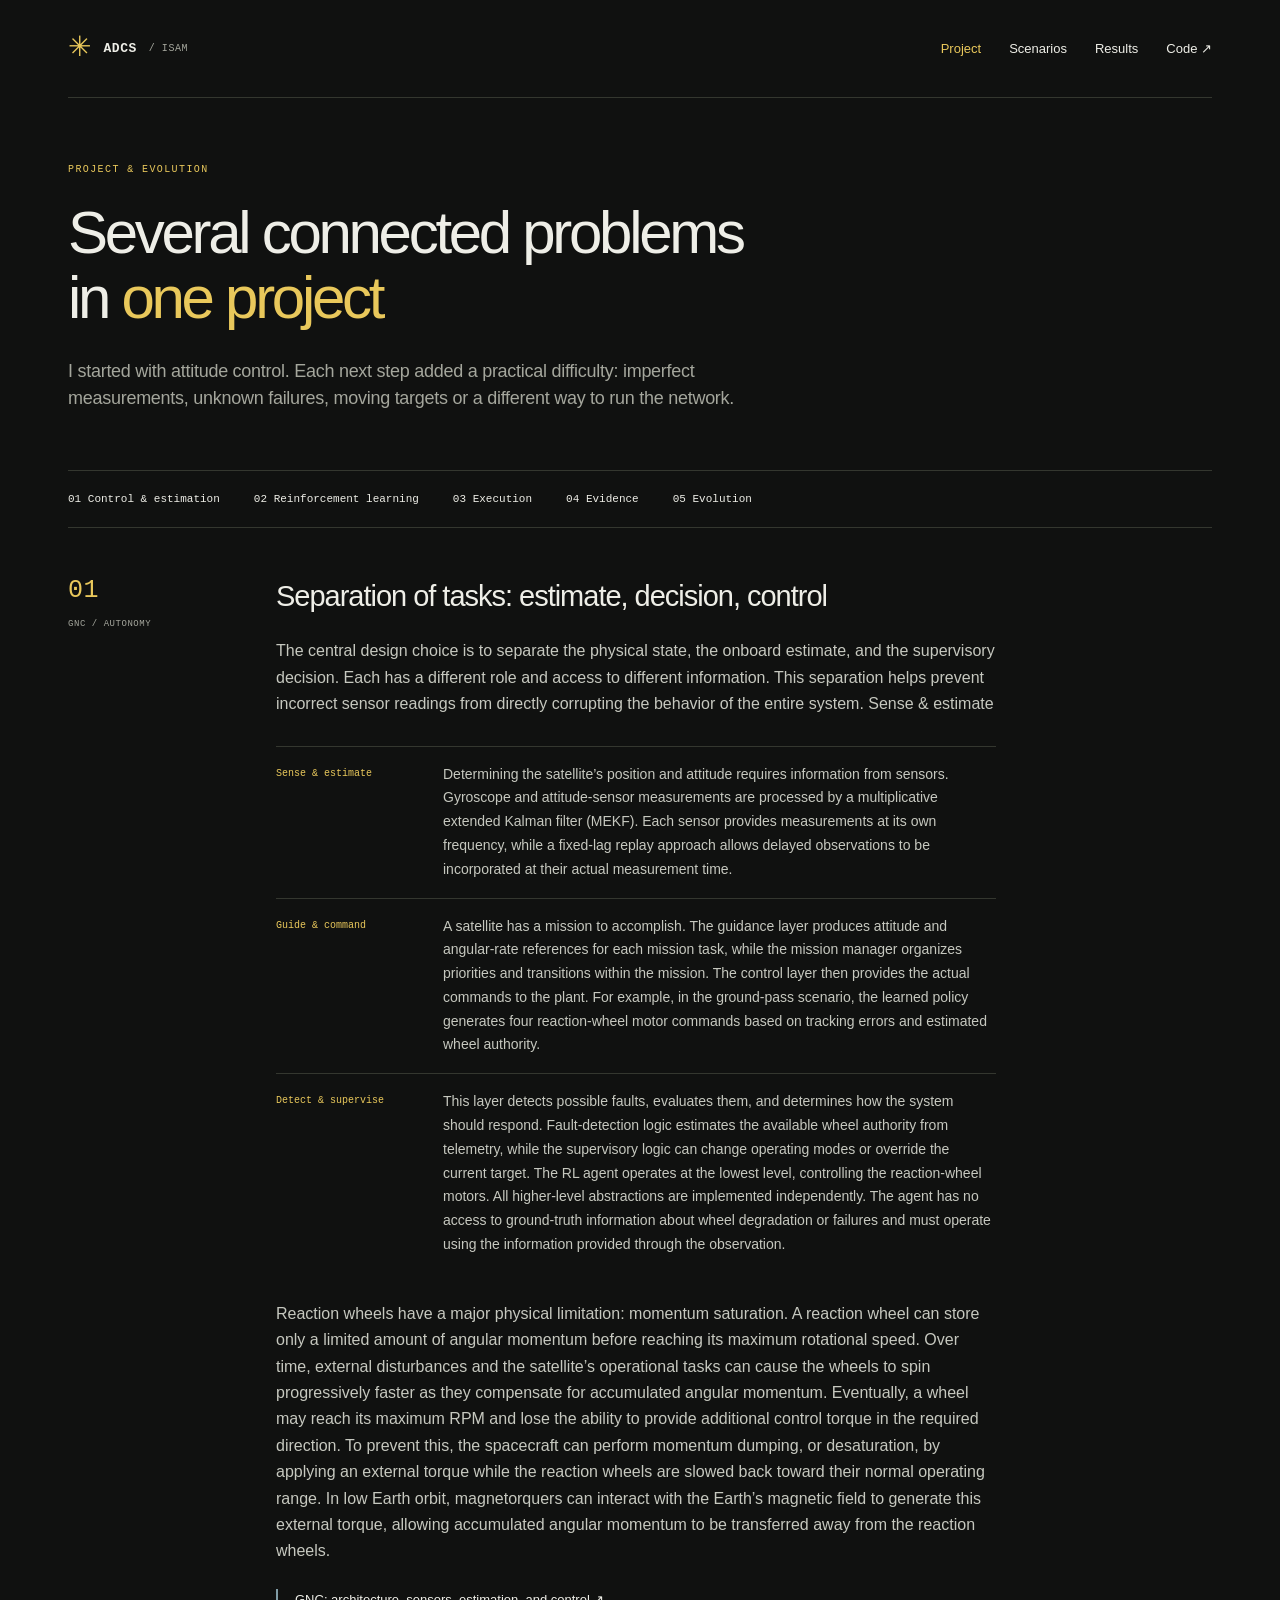
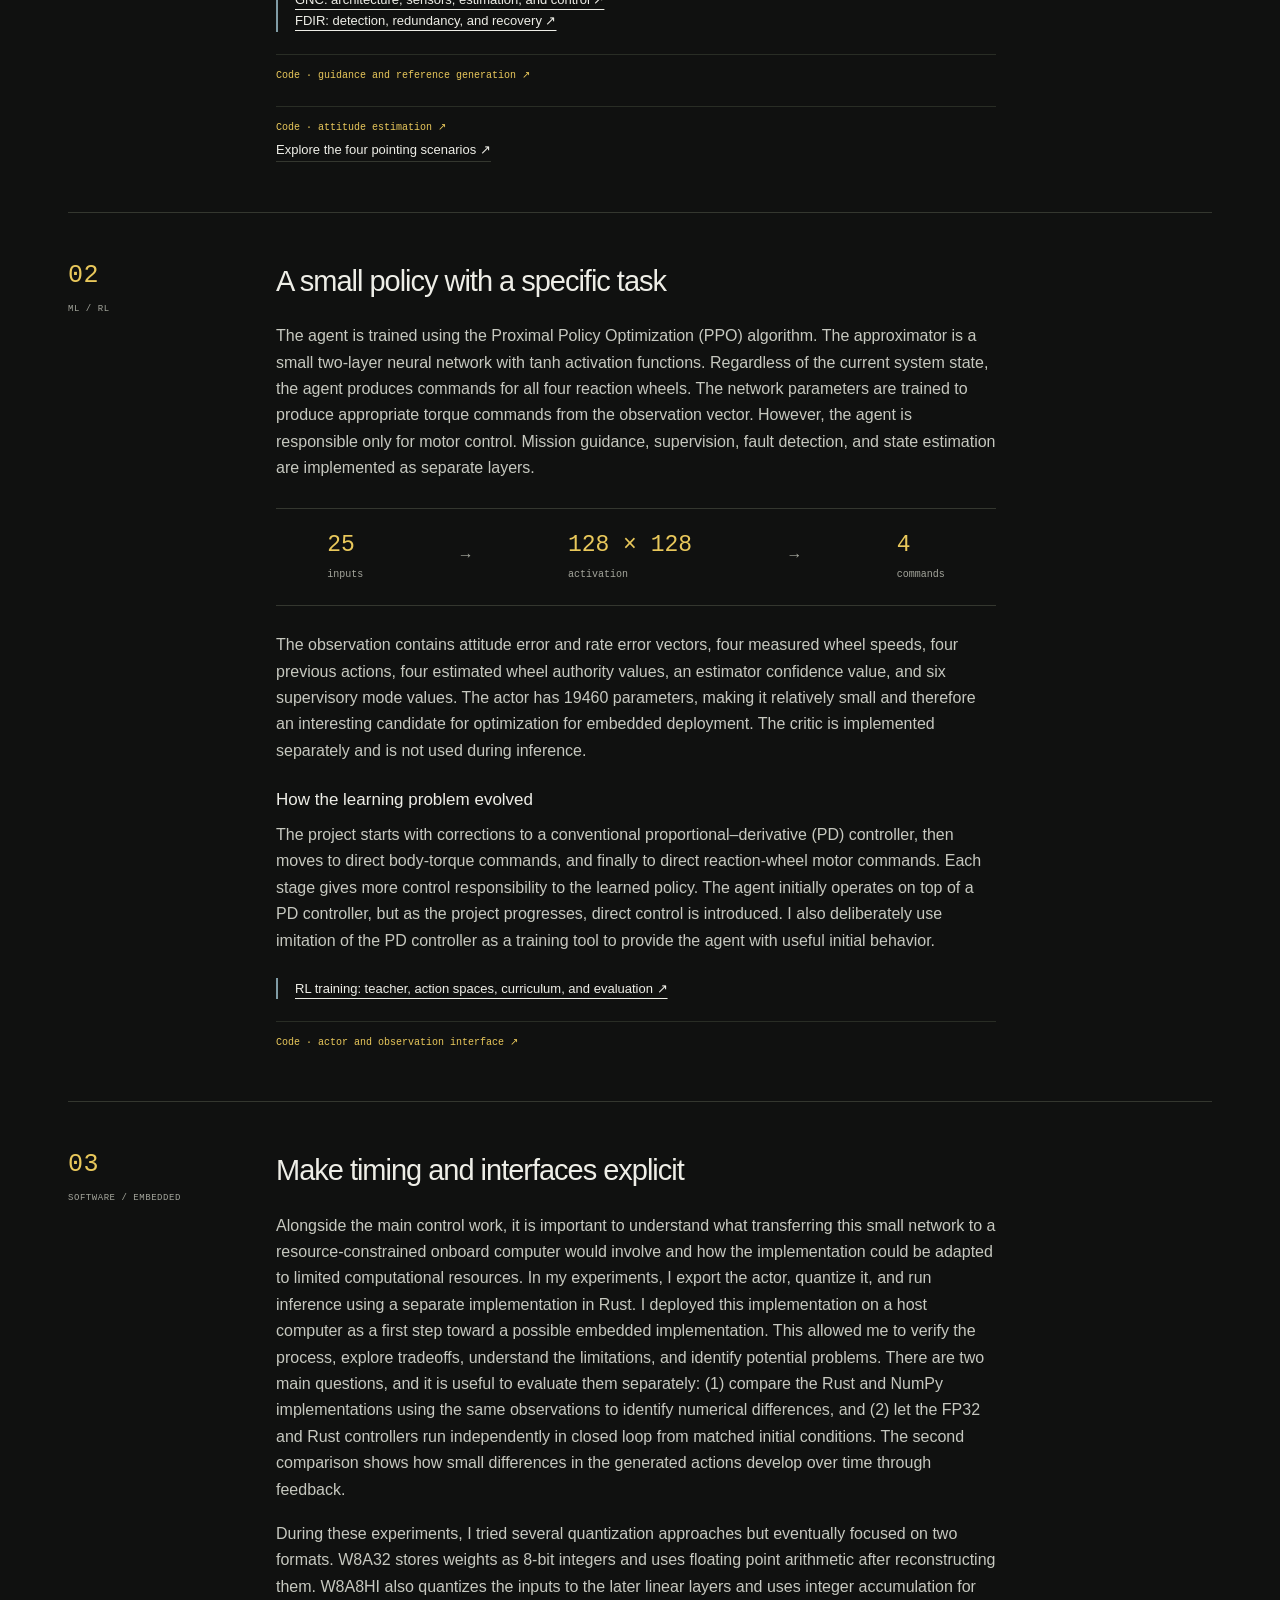
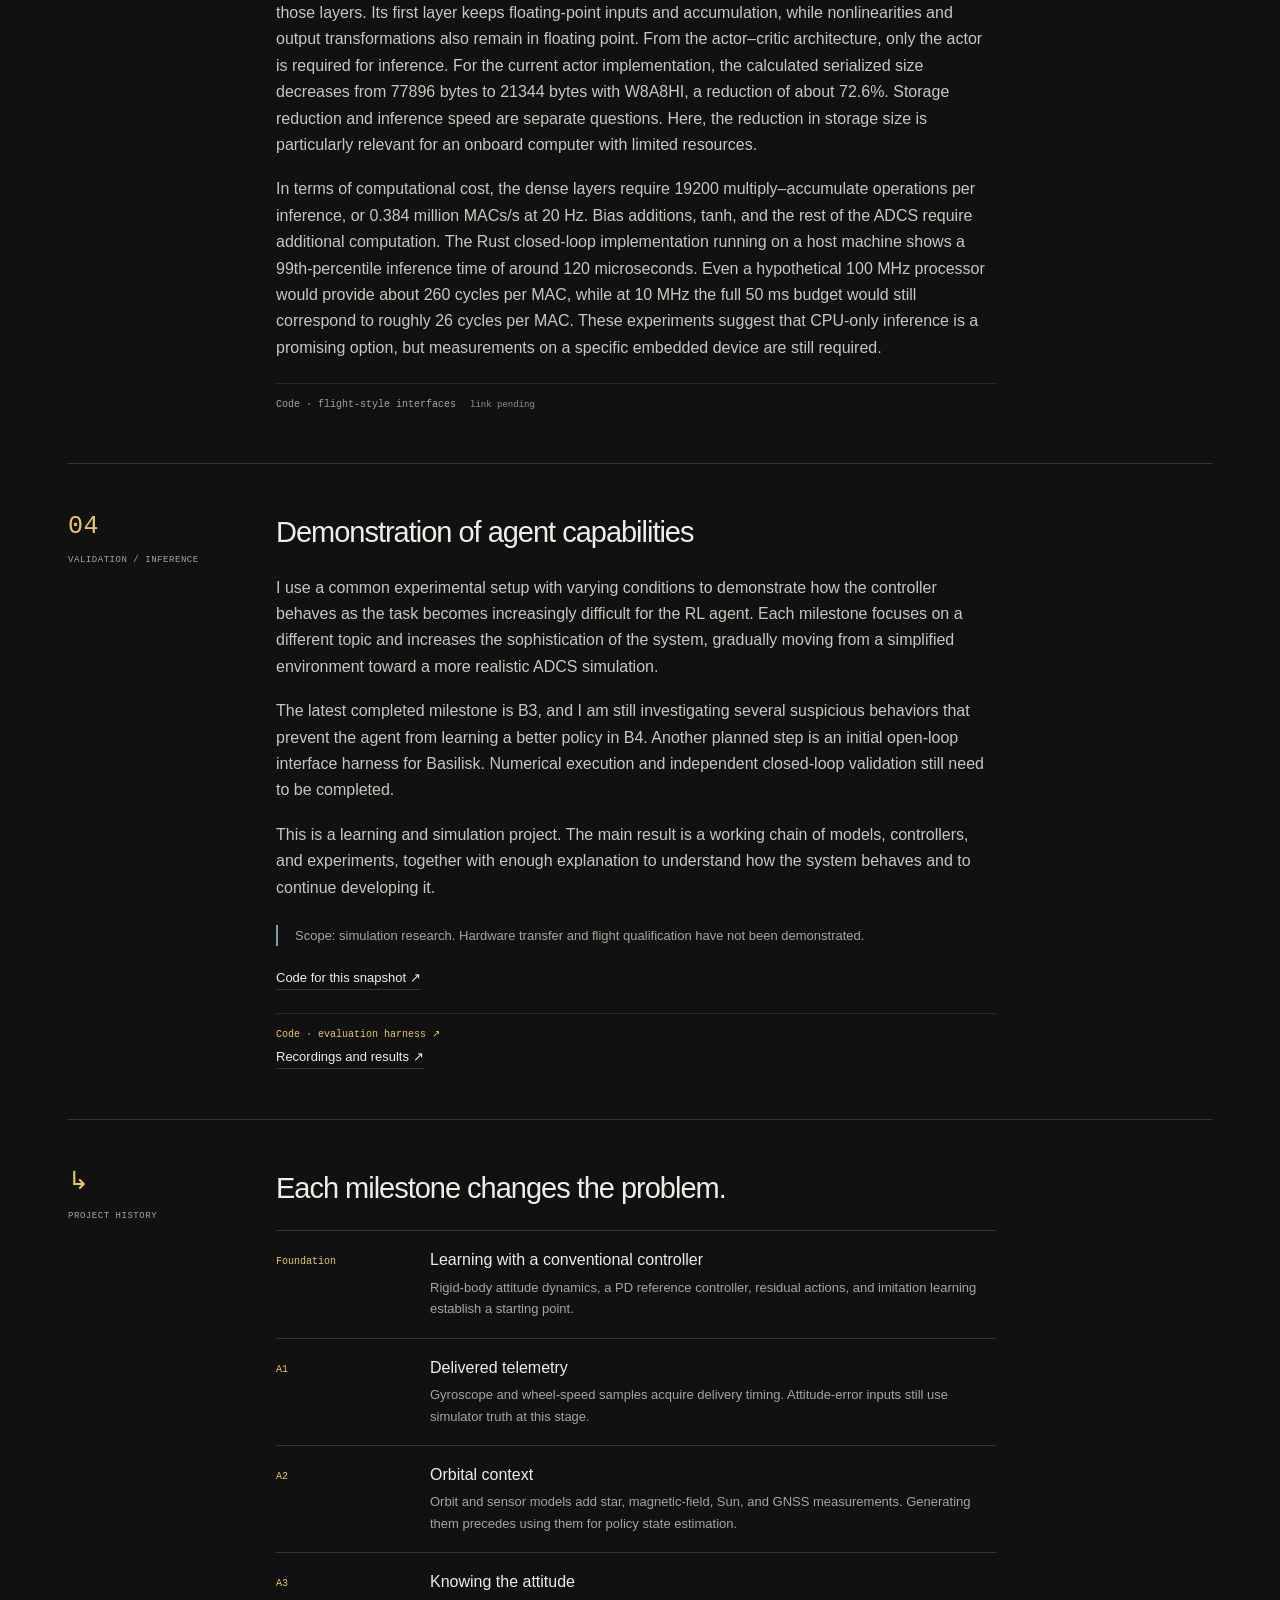
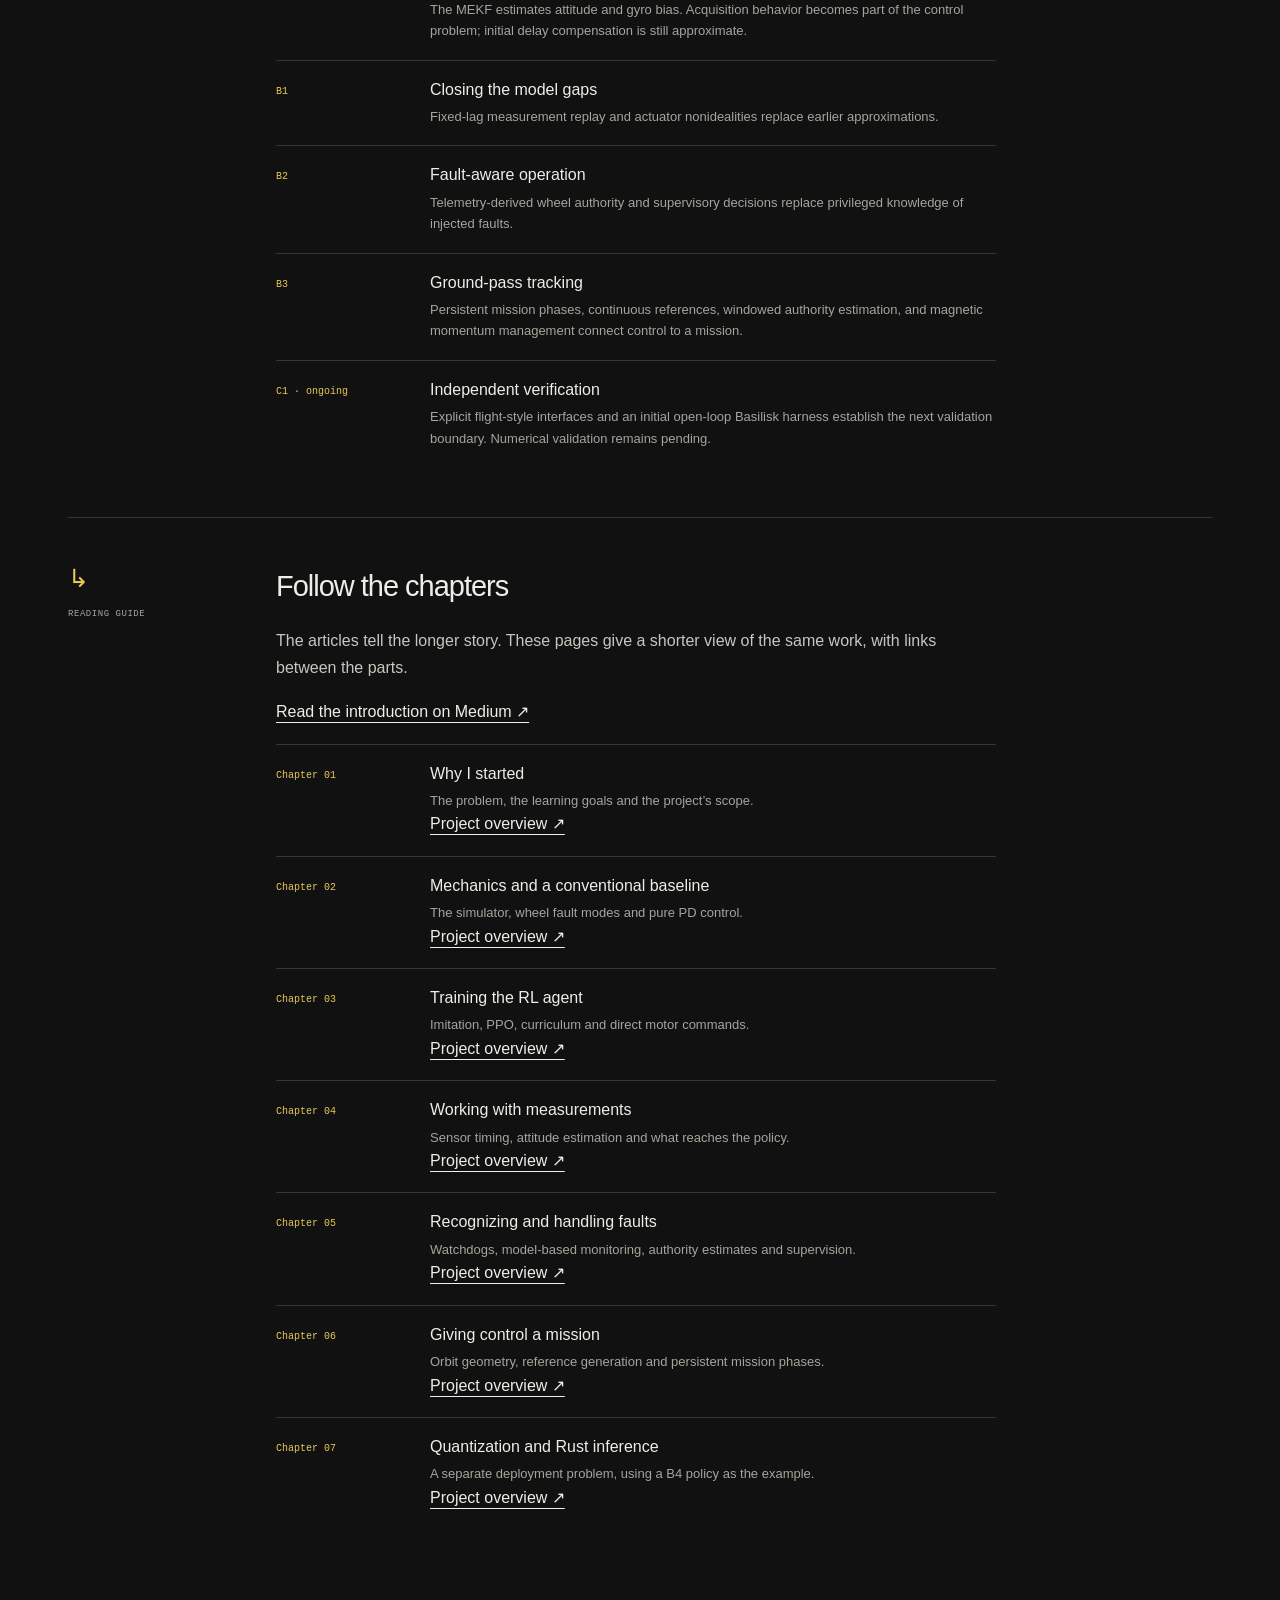
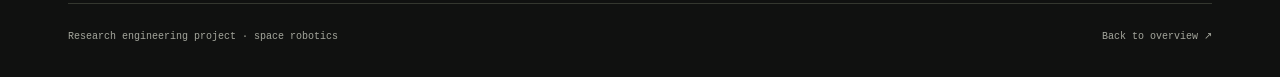
<file: technical.html>
<!doctype html>
<html lang="en">

<head>
    <meta charset="utf-8">
    <meta name="viewport" content="width=device-width, initial-scale=1">
    <meta name="description" content="Inside the ADCS project: estimated state, learned motor control, execution boundaries, and the next validation experiments.">
    <meta name="theme-color" content="#101110">
    <title>Project &amp; evolution — satellite attitude control</title>
    <link rel="icon" href="assets/mark.svg" type="image/svg+xml">
    <link rel="stylesheet" href="style.css">
    <script src="site-config.js" defer></script>
    <script src="script.js" defer></script>
</head>

<body>
    <a class="skip-link" href="#main">Skip to content</a>
    <div class="page">
        <header class="site-header"><a class="wordmark" href="index.html"><span class="mark" aria-hidden="true">✳</span> ADCS <span class="wordmark-note">/ ISAM</span></a>
            <nav aria-label="Main navigation"><a href="technical.html" aria-current="page">Project</a><a href="scenarios.html">Scenarios</a><a href="results.html">Results</a><a data-repo="" hidden="hidden">Code ↗</a></nav>
        </header>
        <main id="main" class="technical">
            <header class="note-header">
                <p class="eyebrow">Project &amp; evolution</p>
                <h1>Several connected problems <br> in <em> one project</em></h1>
                <p class="lead">I started with attitude control. Each next step added a practical difficulty: imperfect measurements, unknown failures, moving targets or a different way to run the network.</p>
            </header>
            <nav class="section-nav" aria-label="Engineering topics"><a href="#control">01 Control &amp; estimation</a><a href="#learning">02 Reinforcement learning</a><a href="#execution">03 Execution</a><a href="#evidence">04 Evidence</a><a href="#evolution">05 Evolution</a></nav>
            <section class="note-section" id="control" aria-labelledby="control-title">
                <div class="note-margin"><span class="section-number">01</span><span>GNC / AUTONOMY</span></div>
                <div class="note-body">
                    <h2 id="control-title">Separation of tasks: estimate, decision, control</h2>
                    <p>The central design choice is to separate the physical state, the onboard estimate, and the supervisory decision. Each has a different role and access to different information. This separation helps prevent incorrect sensor readings from directly corrupting the behavior of the entire system. Sense & estimate</p>
                    <dl class="architecture-list">
                        <div><dt>Sense &amp; estimate</dt>
                            <dd>Determining the satellite’s position and attitude requires information from sensors. Gyroscope and attitude-sensor measurements are processed by a multiplicative extended Kalman filter (MEKF). Each sensor provides measurements at its own frequency, while a fixed-lag replay approach allows delayed observations to be incorporated at their actual measurement time.</dd>
                        </div>
                        <div><dt>Guide &amp; command</dt>
                            <dd>A satellite has a mission to accomplish. The guidance layer produces attitude and angular-rate references for each mission task, while the mission manager organizes priorities and transitions within the mission. The control layer then provides the actual commands to the plant. For example, in the ground-pass scenario, the learned policy generates four reaction-wheel motor commands based on tracking errors and estimated wheel authority.</dd>
                        </div>
                        <div><dt>Detect &amp; supervise</dt>
                            <dd>This layer detects possible faults, evaluates them, and determines how the system should respond. Fault-detection logic estimates the available wheel authority from telemetry, while the supervisory logic can change operating modes or override the current target. The RL agent operates at the lowest level, controlling the reaction-wheel motors. All higher-level abstractions are implemented independently. The agent has no access to ground-truth information about wheel degradation or failures and must operate using the information provided through the observation.</dd>
                        </div>
                    </dl>
                    <p>Reaction wheels have a major physical limitation: momentum saturation. A reaction wheel can store only a limited amount of angular momentum before reaching its maximum rotational speed. Over time, external disturbances and the satellite’s operational tasks can cause the wheels to spin progressively faster as they compensate for accumulated angular momentum. Eventually, a wheel may reach its maximum RPM and lose the ability to provide additional control torque in the required direction. To prevent this, the spacecraft can perform momentum dumping, or desaturation, by applying an external torque while the reaction wheels are slowed back toward their normal operating range. In low Earth orbit, magnetorquers can interact with the Earth’s magnetic field to generate this external torque, allowing accumulated angular momentum to be transferred away from the reaction wheels.</p>
                    <p class="aside-note"><a href="gnc.html">GNC: architecture, sensors, estimation, and control ↗</a>
                        <br><a href="fdir.html">FDIR: detection, redundancy, and recovery ↗</a></p>
                    <p class="code-reference" data-code="guidance"><span>Code · guidance and reference generation <small>link pending</small></span></p>
                    <p class="code-reference" data-code="estimator"><span>Code · attitude estimation <small>link pending</small></span></p>
                    <p><a class="text-link" href="scenarios.html">Explore the four pointing scenarios ↗</a></p>
                </div>
            </section>
            <section class="note-section" id="learning" aria-labelledby="learning-title">
                <div class="note-margin"><span class="section-number">02</span><span>ML / RL</span></div>
                <div class="note-body">
                    <h2 id="learning-title">A small policy with a specific task</h2>
                    <p>The agent is trained using the Proximal Policy Optimization (PPO) algorithm. The approximator is a small two-layer neural network with tanh activation functions. Regardless of the current system state, the agent produces commands for all four reaction wheels. The network parameters are trained to produce appropriate torque commands from the observation vector. However, the agent is responsible only for motor control. Mission guidance, supervision, fault detection, and state estimation are implemented as separate layers.</p>
                    <div class="network-line" aria-label="Actor architecture: 25 inputs, two hidden layers of 128 tanh units each, four outputs"><span>25 <small>inputs</small></span><b aria-hidden="true">→</b><span>128 × 128 <small>activation</small></span><b aria-hidden="true">→</b><span>4 <small>commands</small></span></div>
                    <p>The observation contains attitude error and rate error vectors, four measured wheel speeds, four previous actions, four estimated wheel authority values, an estimator confidence value, and six supervisory mode values. The actor has 19460 parameters, making it relatively small and therefore an interesting candidate for optimization for embedded deployment. The critic is implemented separately and is not used during inference.</p>
                    <h3>How the learning problem evolved</h3>
                    <p>The project starts with corrections to a conventional proportional–derivative (PD) controller, then moves to direct body-torque commands, and finally to direct reaction-wheel motor commands. Each stage gives more control responsibility to the learned policy. The agent initially operates on top of a PD controller, but as the project progresses, direct control is introduced. I also deliberately use imitation of the PD controller as a training tool to provide the agent with useful initial behavior.</p>
                    <p class="aside-note"><a href="learning.html">RL training: teacher, action spaces, curriculum, and evaluation ↗</a></p>
                    <p class="code-reference" data-code="network"><span>Code · actor and observation interface <small>link pending</small></span></p>
                </div>
            </section>
            <section class="note-section" id="execution" aria-labelledby="execution-title">
                <div class="note-margin"><span class="section-number">03</span><span>SOFTWARE / EMBEDDED</span></div>
                <div class="note-body">
                    <h2 id="execution-title">Make timing and interfaces explicit</h2>
                    <p>Alongside the main control work, it is important to understand what transferring this small network to a resource-constrained onboard computer would involve and how the implementation could be adapted to limited computational resources. In my experiments, I export the actor, quantize it, and run inference using a separate implementation in Rust. I deployed this implementation on a host computer as a first step toward a possible embedded implementation. This allowed me to verify the process, explore tradeoffs, understand the limitations, and identify potential problems. There are two main questions, and it is useful to evaluate them separately: (1) compare the Rust and NumPy implementations using the same observations to identify numerical differences, and (2) let the FP32 and Rust controllers run independently in closed loop from matched initial conditions. The second comparison shows how small differences in the generated actions develop over time through feedback.</p>
                    <p>During these experiments, I tried several quantization approaches but eventually focused on two formats. W8A32 stores weights as 8-bit integers and uses floating point arithmetic after reconstructing them. W8A8HI also quantizes the inputs to the later linear layers and uses integer accumulation for those layers. Its first layer keeps floating-point inputs and accumulation, while nonlinearities and output transformations also remain in floating point. From the actor–critic architecture, only the actor is required for inference. For the current actor implementation, the calculated serialized size decreases from 77896 bytes to 21344 bytes with W8A8HI, a reduction of about 72.6%. Storage reduction and inference speed are separate questions. Here, the reduction in storage size is particularly relevant for an onboard computer with limited resources.</p>
                    <p>In terms of computational cost, the dense layers require 19200 multiply–accumulate operations per inference, or 0.384 million MACs/s at 20 Hz. Bias additions, tanh, and the rest of the ADCS require additional computation. The Rust closed-loop implementation running on a host machine shows a 99th-percentile inference time of around 120 microseconds. Even a hypothetical 100 MHz processor would provide about 260 cycles per MAC, while at 10 MHz the full 50 ms budget would still correspond to roughly 26 cycles per MAC. These experiments suggest that CPU-only inference is a promising option, but measurements on a specific embedded device are still required.</p>
                    <p class="code-reference" data-code="interfaces"><span>Code · flight-style interfaces <small>link pending</small></span></p>
                </div>
            </section>
            <section class="note-section" id="evidence" aria-labelledby="evidence-title">
                <div class="note-margin"><span class="section-number">04</span><span>VALIDATION / INFERENCE</span></div>
                <div class="note-body">
                    <h2 id="evidence-title">Demonstration of agent capabilities</h2>
                    <p>I use a common experimental setup with varying conditions to demonstrate how the controller behaves as the task becomes increasingly difficult for the RL agent. Each milestone focuses on a different topic and increases the sophistication of the system, gradually moving from a simplified environment toward a more realistic ADCS simulation.</p>
                    <p>The latest completed milestone is B3, and I am still investigating several suspicious behaviors that prevent the agent from learning a better policy in B4. Another planned step is an initial open-loop interface harness for Basilisk. Numerical execution and independent closed-loop validation still need to be completed.</p>
                    <p>This is a learning and simulation project. The main result is a working chain of models, controllers, and experiments, together with enough explanation to understand how the system behaves and to continue developing it.</p>
                    <p class="aside-note">Scope: simulation research. Hardware transfer and flight qualification have not been demonstrated.</p>
                    <a class="text-link" data-release hidden>Code for this snapshot ↗</a>
                    <p class="code-reference" data-code="evaluation"><span>Code · evaluation harness <small>link pending</small></span></p>
                    <p><a class="text-link" href="results.html">Recordings and results ↗</a></p>
                </div>
            </section>
            <section class="note-section evolution" id="evolution" aria-labelledby="evolution-title">
                <div class="note-margin"><span class="section-number">↳</span><span>PROJECT HISTORY</span></div>
                <div class="note-body">
                    <h2 id="evolution-title">Each milestone changes the problem.</h2>
                    <ol class="milestones">
                        <li><span class="milestone-id">Foundation</span>
                            <div>
                                <h3>Learning with a conventional controller</h3>
                                <p>Rigid-body attitude dynamics, a PD reference controller, residual actions, and imitation learning establish a starting point.</p>
                            </div>
                        </li>
                        <li><span class="milestone-id">A1</span>
                            <div>
                                <h3>Delivered telemetry</h3>
                                <p>Gyroscope and wheel-speed samples acquire delivery timing. Attitude-error inputs still use simulator truth at this stage.</p>
                            </div>
                        </li>
                        <li><span class="milestone-id">A2</span>
                            <div>
                                <h3>Orbital context</h3>
                                <p>Orbit and sensor models add star, magnetic-field, Sun, and GNSS measurements. Generating them precedes using them for policy state estimation.</p>
                            </div>
                        </li>
                        <li><span class="milestone-id">A3</span>
                            <div>
                                <h3>Knowing the attitude</h3>
                                <p>The MEKF estimates attitude and gyro bias. Acquisition behavior becomes part of the control problem; initial delay compensation is still approximate.</p>
                            </div>
                        </li>
                        <li><span class="milestone-id">B1</span>
                            <div>
                                <h3>Closing the model gaps</h3>
                                <p>Fixed-lag measurement replay and actuator nonidealities replace earlier approximations.</p>
                            </div>
                        </li>
                        <li><span class="milestone-id">B2</span>
                            <div>
                                <h3>Fault-aware operation</h3>
                                <p>Telemetry-derived wheel authority and supervisory decisions replace privileged knowledge of injected faults.</p>
                            </div>
                        </li>
                        <li><span class="milestone-id">B3</span>
                            <div>
                                <h3>Ground-pass tracking</h3>
                                <p>Persistent mission phases, continuous references, windowed authority estimation, and magnetic momentum management connect control to a mission.</p>
                            </div>
                        </li>
                        <li><span class="milestone-id">C1 · ongoing</span>
                            <div>
                                <h3>Independent verification</h3>
                                <p>Explicit flight-style interfaces and an initial open-loop Basilisk harness establish the next validation boundary. Numerical validation remains pending.</p>
                            </div>
                        </li>
                    </ol>
                </div>
            </section>
            <section class="note-section" id="articles" aria-labelledby="articles-title">
                <div class="note-margin">
                    <span class="section-number">↳</span><span>READING GUIDE</span>
                </div>
                <div class="note-body">
                    <h2 id="articles-title">Follow the chapters</h2>
                    <p>The articles tell the longer story. These pages give a shorter view of the same work, with links between the parts.</p>
                    <p><a href="https://medium.com/@freetown113/rl-agent-trained-to-control-a-satellites-attitude-determination-and-control-system-18565da52787">Read the introduction on Medium ↗</a></p>
                    <ol class="milestones">
                        <li>
                            <span class="milestone-id">Chapter 01</span>
                            <div>
                                <h3>Why I started</h3>
                                <p>The problem, the learning goals and the project’s scope.</p>
                                <a href="index.html">Project overview ↗</a> <a data-article="1" hidden>Read the chapter ↗</a>
                            </div>
                        </li>
                        <li>
                            <span class="milestone-id">Chapter 02</span>
                            <div>
                                <h3>Mechanics and a conventional baseline</h3>
                                <p>The simulator, wheel fault modes and pure PD control.</p>
                                <a href="gnc.html#architecture">Project overview ↗</a> <a data-article="2" hidden>Read the chapter ↗</a>
                            </div>
                        </li>
                        <li>
                            <span class="milestone-id">Chapter 03</span>
                            <div>
                                <h3>Training the RL agent</h3>
                                <p>Imitation, PPO, curriculum and direct motor commands.</p>
                                <a href="learning.html">Project overview ↗</a> <a data-article="3" hidden>Read the chapter ↗</a>
                            </div>
                        </li>
                        <li>
                            <span class="milestone-id">Chapter 04</span>
                            <div>
                                <h3>Working with measurements</h3>
                                <p>Sensor timing, attitude estimation and what reaches the policy.</p>
                                <a href="gnc.html#sensing">Project overview ↗</a> <a data-article="4" hidden>Read the chapter ↗</a>
                            </div>
                        </li>
                        <li>
                            <span class="milestone-id">Chapter 05</span>
                            <div>
                                <h3>Recognizing and handling faults</h3>
                                <p>Watchdogs, model-based monitoring, authority estimates and supervision.</p>
                                <a href="fdir.html">Project overview ↗</a> <a data-article="5" hidden>Read the chapter ↗</a>
                            </div>
                        </li>
                        <li>
                            <span class="milestone-id">Chapter 06</span>
                            <div>
                                <h3>Giving control a mission</h3>
                                <p>Orbit geometry, reference generation and persistent mission phases.</p>
                                <a href="scenarios.html">Project overview ↗</a> <a data-article="6" hidden>Read the chapter ↗</a>
                            </div>
                        </li>
                        <li>
                            <span class="milestone-id">Chapter 07</span>
                            <div>
                                <h3>Quantization and Rust inference</h3>
                                <p>A separate deployment problem, using a B4 policy as the example.</p>
                                <a href="technical.html#execution">Project overview ↗</a> <a data-article="7" hidden>Read the chapter ↗</a>
                            </div>
                        </li>
                    </ol>
                </div>
            </section>
        </main>
        <footer><span data-author>Research engineering project · space robotics</span>
            <div><a data-contact hidden>Contact ↗</a><a href="index.html">Back to overview ↗</a></div>
        </footer>
    </div>
</body>

</html>
</file>
<file: style.css>
/* Plain static pages. No fonts, libraries, or remote assets required. */
:root{color-scheme:dark;--bg:#101110;--ink:#eeeee7;--muted:#a4a69c;--line:#34372f;--yellow:#e9c85b;--blue:#809ca5;--mono:ui-monospace,SFMono-Regular,Consolas,"Liberation Mono",monospace}
*{box-sizing:border-box}html{scroll-behavior:smooth;scroll-padding-top:28px}body{margin:0;background:var(--bg);color:var(--ink);font:16px/1.65 Arial,Helvetica,sans-serif;-webkit-font-smoothing:antialiased}::selection{background:var(--yellow);color:var(--bg)}[hidden]{display:none!important}a{color:inherit;text-underline-offset:5px}a:hover{color:var(--yellow)}a:focus-visible,button:focus-visible{outline:2px solid var(--yellow);outline-offset:6px}button{font:inherit}.page{max-width:1240px;margin:auto;padding:0 48px}.site-header{height:98px;border-bottom:1px solid var(--line);display:flex;align-items:center;justify-content:space-between;gap:24px}.wordmark{display:flex;align-items:center;gap:12px;text-decoration:none;font:600 13px/1 var(--mono);letter-spacing:.04em}.mark{font-size:28px;color:var(--yellow);font-weight:400}.wordmark-note{color:var(--muted);font-size:10px;font-weight:400}.site-header nav{display:flex;gap:28px}.site-header nav a{font-size:13px;text-decoration:none}.hero{display:grid;grid-template-columns:1.08fr 1fr;gap:35px;padding:72px 0 56px;align-items:center}.eyebrow{font:10px/1.5 var(--mono);text-transform:uppercase;letter-spacing:.14em;color:var(--yellow);margin:0 0 24px}h1{font-weight:400;font-size:clamp(46px,5vw,66px);line-height:1.08;letter-spacing:-.055em;margin:0 0 27px}h1 em{font-style:normal;color:var(--yellow)}.lead{font-size:20px;line-height:1.5;letter-spacing:-.015em;margin:0 0 20px;max-width:505px}.intro{max-width:440px;font-size:15px;color:var(--muted);margin:0 0 30px}.primary-link{display:inline-flex;justify-content:space-between;gap:38px;padding:9px 0;border-bottom:1px solid var(--yellow);color:var(--yellow);text-decoration:none;font-size:14px}.primary-link:hover{color:var(--ink);border-color:var(--ink)}.blueprint{margin:0;min-width:0;align-self:center}.drawing-head{display:flex;justify-content:space-between;font:8px/1.5 var(--mono);letter-spacing:.1em;color:var(--muted);border-top:1px solid var(--line);padding-top:13px;gap:12px}.drawing-scale{color:var(--blue)}.wheel-diagram{width:100%;aspect-ratio:540/430}.wheel-diagram img,.wheel-diagram svg{display:block;width:100%;height:auto}.blueprint figcaption{font:9px/1.5 var(--mono);color:var(--muted);display:flex;justify-content:space-between;align-items:center;gap:12px;padding-top:8px;border-top:1px solid var(--line)}.motion-toggle{background:transparent;border:0;color:var(--muted);cursor:pointer;font:9px/1.5 var(--mono);padding:5px 0;white-space:nowrap}.motion-toggle:hover{color:var(--yellow)}.spec-strip{display:grid;grid-template-columns:repeat(3,1fr);border-block:1px solid var(--line);margin:0;padding:24px 0}.spec-strip>div{padding:0 28px;border-left:1px solid var(--line)}.spec-strip>div:first-child{padding-left:0;border:0}dt{font:10px/1.5 var(--mono);text-transform:uppercase;letter-spacing:.09em;color:var(--muted)}.spec-strip dd{margin:6px 0 0;font:26px/1.25 var(--mono);letter-spacing:-.05em}.spec-strip dd span{font:12px/1.4 var(--mono);color:var(--muted);letter-spacing:0}.project-brief{display:grid;grid-template-columns:1fr 1fr;gap:70px;padding:62px 0}.project-brief .eyebrow{margin-bottom:15px}h2{font-size:29px;line-height:1.25;font-weight:400;letter-spacing:-.035em;margin:0 0 24px}p{margin:0 0 18px}.brief-copy{color:var(--muted);font-size:15px}.brief-copy p:last-of-type{margin-bottom:24px}.text-link{font-size:13px;text-decoration:none;color:var(--ink);border-bottom:1px solid var(--line);padding-bottom:4px}.status-note{display:grid;grid-template-columns:160px 1fr;gap:0 30px;padding:28px 0 34px;border-top:1px solid var(--line)}.status-note .eyebrow{padding-top:4px;grid-row:span 2}.status-note p:not(.eyebrow){font-size:14px;max-width:680px;color:var(--muted);margin-bottom:16px}.status-note a{justify-self:start}footer{margin-top:24px;padding:25px 0 32px;display:flex;gap:20px;justify-content:space-between;border-top:1px solid var(--line);font:10px/1.6 var(--mono);color:var(--muted)}footer div{display:flex;gap:25px}footer a{text-decoration:none}.recording{border-top:1px solid var(--line);padding:32px 0}.recording .section-label{display:flex;justify-content:space-between;align-items:baseline}.recording video{display:block;width:100%;background:#171917}.recording .caption{font:11px/1.6 var(--mono);color:var(--muted);margin:12px 0 0}.skip-link{position:absolute;left:20px;top:-80px;z-index:2;padding:12px;background:var(--yellow);color:var(--bg)}.skip-link:focus{top:12px}.note-header{padding:64px 0 38px}.note-header h1{font-size:60px}.note-header .lead{max-width:590px;color:var(--muted);font-size:18px}.section-nav{display:flex;gap:20px 34px;flex-wrap:wrap;padding:20px 0;border-block:1px solid var(--line);font:11px/1.5 var(--mono)}.section-nav a{text-decoration:none}.note-section{display:grid;grid-template-columns:180px minmax(0,720px);gap:28px;padding:50px 0;border-bottom:1px solid var(--line)}.note-section:last-child{border:0}.note-margin{display:flex;flex-direction:column;gap:15px;font:9px/1.5 var(--mono);letter-spacing:.06em;color:var(--muted)}.section-number{font:25px/1 var(--mono);color:var(--yellow)}.note-body{font-size:16px;color:#c6c8bf}.note-body h2{color:var(--ink);font-size:29px}.note-body h3{font-size:17px;line-height:1.4;font-weight:400;color:var(--ink);margin:24px 0 10px}.note-body p:last-child{margin-bottom:0}strong{font-weight:400;color:var(--ink)}.architecture-list,.evidence-list{margin:28px 0}.architecture-list>div,.evidence-list>div{display:grid;grid-template-columns:145px 1fr;gap:22px;padding:16px 0;border-top:1px solid var(--line)}.architecture-list dt,.evidence-list dt{color:var(--yellow);font-size:10px;letter-spacing:0;text-transform:none;padding-top:3px}.architecture-list dd,.evidence-list dd{margin:0;font-size:14px;line-height:1.7}.aside-note{border-left:2px solid var(--blue);padding-left:17px;font-size:13px;color:var(--muted);margin-top:24px}.network-line{display:flex;align-items:center;justify-content:space-around;gap:15px;border-block:1px solid var(--line);padding:23px 10px;margin:26px 0;font:23px/1.2 var(--mono);color:var(--yellow)}.network-line small{display:block;font:10px/1.5 var(--mono);color:var(--muted);margin-top:8px}.network-line b{font-weight:400;color:var(--muted);font-size:16px}.milestones{list-style:none;margin:0;padding:0}.milestones li{display:grid;grid-template-columns:130px 1fr;gap:24px;border-top:1px solid var(--line);padding:18px 0}.milestone-id{font:10px/1.5 var(--mono);color:var(--yellow);padding-top:5px}.milestones h3{margin:0 0 5px;font-size:16px}.milestones p{font-size:13px;color:var(--muted);margin:0}
@media(min-width:1500px){.page{max-width:1360px;padding-inline:64px}.hero{gap:65px;padding-top:90px;padding-bottom:70px}h1{font-size:75px}.lead{font-size:22px}.intro{font-size:16px}.drawing-head{font-size:9px}}
@media(max-width:900px){.page{padding:0 28px}.hero{gap:15px;padding-top:52px}h1{font-size:48px}.lead{font-size:18px}.drawing-scale{display:none}.drawing-head{font-size:8px}.blueprint figcaption{flex-wrap:wrap;font-size:8px}.project-brief{gap:30px}.note-section{grid-template-columns:130px minmax(0,1fr)}.section-nav{gap:15px 23px}.spec-strip dd{font-size:24px}.spec-strip dd span{display:block;font-size:11px;margin-top:7px}}
@media(max-width:640px){.page{padding:0 23px}.site-header{height:76px;gap:15px}.wordmark{gap:7px;font-size:12px}.wordmark-note{display:none}.site-header nav{gap:18px}.site-header nav a{font-size:12px}.hero{grid-template-columns:1fr;gap:35px;padding:39px 0 30px}.eyebrow{font-size:9px;margin-bottom:21px}h1{font-size:51px;max-width:480px}.lead{font-size:19px;max-width:450px}.intro{font-size:14px}.blueprint{width:100%;max-width:490px;margin:0 auto}.drawing-scale{display:inline}.blueprint figcaption{font-size:9px}.spec-strip{padding:20px 0}.spec-strip>div{padding:0 12px}dt{font-size:8px}.spec-strip dd{font-size:22px}.spec-strip dd span{font-size:9px}.project-brief{grid-template-columns:1fr;gap:0;padding:39px 0}.project-brief h2{font-size:28px;margin-bottom:22px}.status-note{grid-template-columns:1fr;padding:25px 0 15px}.status-note .eyebrow{margin-bottom:13px;grid-row:auto}.status-note p:not(.eyebrow){font-size:13px}footer{font-size:9px;align-items:flex-start}footer div{flex-direction:column;gap:10px;text-align:right}.note-header{padding:40px 0 23px}.note-header h1{font-size:47px}.note-header .lead{font-size:16px}.section-nav{display:grid;grid-template-columns:1fr 1fr;gap:15px;font-size:9px}.note-section{grid-template-columns:1fr;gap:21px;padding:35px 0}.note-margin{flex-direction:row;align-items:center;gap:14px}.section-number{font-size:18px}.note-body h2{font-size:27px}.note-body{font-size:15px}.architecture-list>div,.evidence-list>div{grid-template-columns:1fr;gap:8px}.network-line{font-size:19px;gap:10px;padding-inline:0}.milestones li{grid-template-columns:87px 1fr;gap:13px}.milestone-id{font-size:9px}.recording .section-label{display:block}.recording h2{font-size:24px}}
@media(prefers-reduced-motion:reduce){html{scroll-behavior:auto}}
/* Iteration 02: contextual spacecraft illustration and specialist reading. */
.wheel-diagram{aspect-ratio:640/500}.drawing-controls{display:flex;align-items:center;gap:12px;margin-top:15px}.unload-toggle{background:transparent;border:1px solid #77704c;color:var(--yellow);padding:7px 10px;font:10px/1.4 var(--mono);cursor:pointer;white-space:nowrap}.unload-toggle:hover,.unload-toggle[aria-pressed=true]{background:var(--yellow);color:var(--bg)}.drawing-controls>span{font:9px/1.5 var(--mono);color:var(--muted)}.drawing-status{font:9px/1.5 var(--mono);color:var(--blue);min-height:27px;margin:10px 0 0}.reading-paths{padding:0 0 40px}.reading-paths>.eyebrow{margin-bottom:16px}.reading-paths>a{display:grid;grid-template-columns:220px 1fr 20px;gap:20px;padding:16px 0;border-top:1px solid var(--line);text-decoration:none;align-items:baseline}.reading-paths>a>span{font-size:16px}.reading-paths small{font-size:13px;color:var(--muted)}.reading-paths b{font-weight:400;color:var(--yellow)}.topic-nav{display:flex;flex-wrap:wrap;gap:13px 28px;border-block:1px solid var(--line);padding:19px 0;font:11px/1.6 var(--mono)}.topic-nav a{text-decoration:none}.topic-nav [aria-current=page]{color:var(--yellow)}.table-wrap{max-width:100%;overflow-x:auto;margin:26px 0}table{border-collapse:collapse;width:100%;font-size:13px;line-height:1.6;text-align:left}caption{text-align:left;color:var(--muted);font:10px/1.6 var(--mono);margin-bottom:12px}th,td{border-top:1px solid var(--line);padding:13px 16px 13px 0;vertical-align:top}thead th{font:10px/1.5 var(--mono);color:var(--yellow)}tbody th{font-weight:400;color:var(--ink);width:37%}td:last-child,th:last-child{padding-right:0}.source-note{font:11px/1.6 var(--mono);color:var(--muted);margin-top:24px}.math-inline{white-space:nowrap;font-family:var(--mono);color:var(--yellow)}.equation{margin:25px 0;border-block:1px solid var(--line);padding:21px 12px;font:15px/1.8 var(--mono);color:var(--yellow);overflow-wrap:anywhere}.compact-facts{display:grid;grid-template-columns:1fr 1fr;margin:24px 0;gap:0 24px}.compact-facts>div{border-top:1px solid var(--line);padding:12px 0}.compact-facts dd{margin:8px 0 0;font:13px/1.5 var(--mono)}.editorial-list{padding-left:20px}.editorial-list li{padding-left:5px;margin-bottom:12px}.article-end{display:flex;gap:20px;flex-wrap:wrap;padding:24px 0;font:11px/1.6 var(--mono)}.note-header .lead{max-width:690px}.technical .note-header h1{max-width:1050px}.note-body a{color:var(--ink)}.note-body a:hover{color:var(--yellow)}
@media(max-width:900px){.reading-paths>a{grid-template-columns:170px 1fr 16px;gap:15px}.drawing-controls{flex-wrap:wrap;gap:8px}.hero{grid-template-columns:1fr 1fr}.technical .note-header h1{font-size:54px}}
@media(max-width:640px){.hero{grid-template-columns:1fr}.drawing-controls{flex-wrap:nowrap}.reading-paths>a{grid-template-columns:1fr 16px;gap:3px 12px}.reading-paths small{grid-row:2;font-size:12px}.reading-paths b{grid-row:1;grid-column:2}.topic-nav{display:grid;grid-template-columns:1fr 1fr;gap:13px;font-size:10px}.technical .note-header h1{font-size:43px}th,td{padding:11px 10px 11px 0;font-size:12px}.equation{font-size:12px;padding-inline:0}.drawing-head{letter-spacing:0}.drawing-controls>span{font-size:8px}.blueprint figcaption{font-size:8px}.compact-facts{gap:0 15px}}
/* Iteration 03: scenario sketches, sparse results, and code references. */
.site-header nav [aria-current=page]{color:var(--yellow)}.next-links{display:flex;gap:22px;flex-wrap:wrap;font-size:13px;margin:24px 0 0}.next-links a{text-decoration:none;color:var(--ink)}.scope-line{color:var(--muted);font:11px/1.7 var(--mono);max-width:850px;margin:0 0 25px}.code-reference{margin:22px 0 0!important;font:10px/1.7 var(--mono);color:var(--muted);border-top:1px solid #292d25;padding-top:12px}.code-reference small{color:#909486;font-size:9px;padding-left:8px}.code-reference a{color:var(--yellow);text-decoration:none}.architecture-figure{margin:0 0 29px}.architecture-figure img{display:block;width:100%;height:auto}.architecture-figure figcaption{color:var(--muted);font:10px/1.6 var(--mono);margin-top:12px}.scenario-block{display:grid;grid-template-columns:1fr 1.16fr;gap:46px;align-items:center;padding:44px 0;border-bottom:1px solid var(--line)}.scenario-copy{font-size:14px;color:var(--muted)}.scenario-copy h2{color:var(--ink);font-size:29px;margin-bottom:17px}.scenario-copy .eyebrow{margin-bottom:17px}.scenario-aim{font-size:18px;line-height:1.5;color:var(--ink)}.scenario-figure{margin:0;min-width:0}.scenario-figure svg,.scenario-figure img{display:block;width:100%;height:auto}.scenario-figure figcaption{display:flex;align-items:center;justify-content:space-between;gap:12px;border-top:1px solid var(--line);padding-top:10px;font:9px/1.6 var(--mono);color:var(--muted)}.result-feature{border-top:1px solid var(--line);padding:32px 0}.result-feature .recording{padding:0;border:0}.media-empty{min-height:220px;border:1px dashed #4d513e;display:flex;flex-direction:column;justify-content:center;align-items:center;text-align:center;padding:30px;color:var(--muted)}.media-empty .eyebrow{margin-bottom:14px}.media-empty p{margin-bottom:10px;color:var(--ink)}.media-empty small{font:10px/1.6 var(--mono);max-width:500px}.result-facts{display:grid;grid-template-columns:repeat(3,1fr);gap:25px;margin:26px 0}.result-facts dd{margin:8px 0 0;font:22px/1.5 var(--mono)}.result-facts dd span{display:block;font:10px/1.6 var(--mono);color:var(--muted);margin-top:6px}.result-reading{color:var(--muted);font-size:14px;max-width:800px}.result-section{display:grid;grid-template-columns:1fr 1.35fr;gap:30px;padding:35px 0;border-top:1px solid var(--line)}.result-section>div>p:not(.eyebrow){font-size:14px;color:var(--muted)}.training-gallery,.result-plot{grid-column:1/-1}.clip-choices{display:grid;grid-template-columns:repeat(3,1fr);gap:14px;margin:0 0 18px}.clip-choice{color:var(--muted);background:transparent;border:1px solid var(--line);text-align:left;padding:13px;font:12px/1.5 var(--mono);cursor:pointer}.clip-choice[aria-pressed=true]{color:var(--yellow);border-color:var(--yellow)}.clip-choice img{width:100%;display:block;margin-bottom:10px}.clip-choice small{display:block;margin-top:6px;font-size:10px}.training-gallery video{display:block;width:100%;max-height:660px;background:#151712}.training-gallery .caption{font:11px/1.7 var(--mono);color:var(--muted);margin:13px 0 0}.result-plot{margin:0}.result-plot img{max-width:100%;height:auto}.result-plot figcaption{font:11px/1.7 var(--mono);color:var(--muted);margin-top:15px}.architecture-figure a{display:block}
@media(max-width:900px){.scenario-block{gap:25px;grid-template-columns:1fr 1fr}.result-facts{gap:18px}.site-header nav{gap:22px}}
@media(max-width:640px){.site-header nav{gap:13px}.site-header nav a{font-size:11px}.scenario-block{grid-template-columns:1fr;gap:20px;padding:32px 0}.scenario-figure figcaption{font-size:8px}.result-facts{grid-template-columns:1fr;gap:16px}.result-facts>div{border-bottom:1px solid var(--line);padding-bottom:14px}.result-facts dd{font-size:19px}.result-section{grid-template-columns:1fr;gap:8px}.media-empty{padding:20px;min-height:190px}.clip-choices{gap:7px}.clip-choice{padding:10px;font-size:10px}.clip-choice small{font-size:8px}.next-links{gap:18px}.code-reference{font-size:9px}.architecture-figure{margin-bottom:22px}}
</file>
